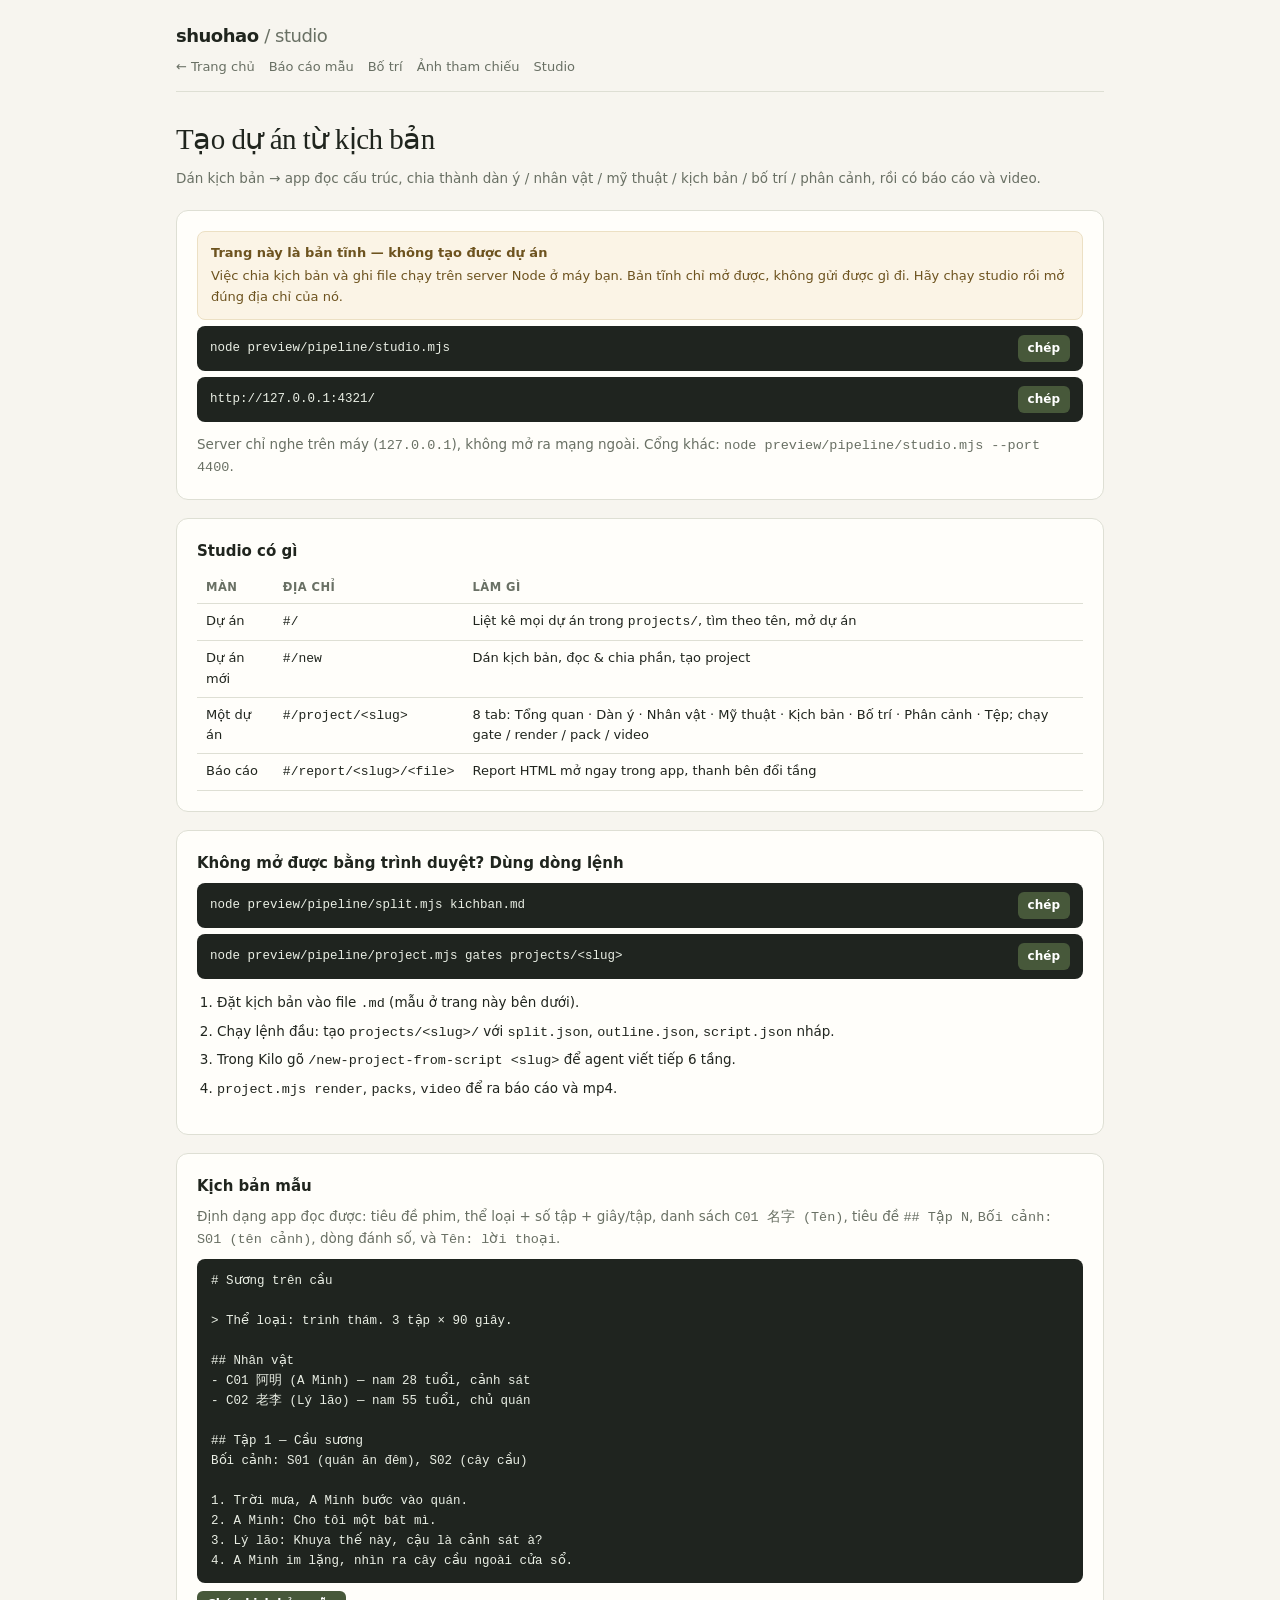
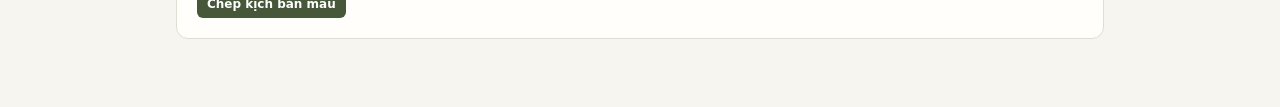
<file: web/studio-static.html>
<!doctype html>
<html lang="vi"><head><meta charset="utf-8"><meta name="viewport" content="width=device-width,initial-scale=1">
<title>Shuohao · Studio (bản tĩnh)</title>
<style>
:root{--bg:#f7f5ef;--ink:#20251e;--muted:#697064;--line:#dedfd4;--accent:#47583a;--card:#fffefa}
*{box-sizing:border-box}
body{margin:0;background:var(--bg);color:var(--ink);font:15px/1.6 system-ui,-apple-system,"Segoe UI",sans-serif}
a{color:inherit}
.wrap{max-width:980px;margin:0 auto;padding:22px 26px 60px}
.brand{font-size:18px;font-weight:750;letter-spacing:-.5px}.brand span{font-weight:400;color:var(--muted)}
nav{display:flex;gap:14px;font-size:13px;color:var(--muted);margin:6px 0 24px;border-bottom:1px solid var(--line);padding-bottom:12px;flex-wrap:wrap}
nav a{text-decoration:none;border-bottom:1px dashed transparent}nav a:hover{border-bottom-color:var(--muted)}
h1{font-family:Georgia,serif;font-weight:500;letter-spacing:-.5px;margin:0 0 6px;font-size:29px}
.sub{color:var(--muted);font-size:13.5px;margin:0 0 20px}
.panel{background:var(--card);border:1px solid var(--line);border-radius:12px;padding:20px;margin-bottom:18px}
.warn{background:#fbf4e6;border:1px solid #ece0c4;color:#6d531f;border-radius:8px;padding:11px 13px;font-size:13px}
.warn b{display:block;margin-bottom:3px}
code,pre{font-family:ui-monospace,Menlo,Consolas,monospace}
pre{background:#1f241f;color:#e9eee4;padding:12px 14px;border-radius:8px;font-size:12.5px;overflow:auto;margin:8px 0}
.cmd{display:flex;justify-content:space-between;align-items:center;gap:10px;background:#1f241f;color:#e9eee4;border-radius:8px;padding:9px 13px;font:12.5px ui-monospace,Menlo,Consolas,monospace;margin:6px 0}
button{border:0;border-radius:6px;padding:5px 10px;font:12px/1.4 system-ui,sans-serif;font-weight:600;cursor:pointer;background:#47583a;color:#fff}
table{border-collapse:collapse;width:100%;font-size:13px}
th,td{text-align:left;padding:7px 9px;border-bottom:1px solid var(--line);vertical-align:top}
th{font-size:11.5px;color:var(--muted);text-transform:uppercase;letter-spacing:.04em;font-weight:600}
.chip{display:inline-block;font-size:11px;border:1px solid var(--line);border-radius:20px;padding:1px 8px;color:var(--muted);background:#fbfbf6;margin-right:4px}
.ok{color:#3d6b4f}
ol{padding-left:20px;font-size:13.5px}ol li{margin:6px 0}
</style></head>
<body><div class="wrap">
<div class="brand">shuohao <span>/ studio</span></div>
<nav><a href="index.html">← Trang chủ</a><a href="report.html">Báo cáo mẫu</a><a href="staging.html">Bố trí</a><a href="character-refs.html">Ảnh tham chiếu</a><a href="studio.html">Studio</a></nav>

<h1>Tạo dự án từ kịch bản</h1>
<p class="sub">Dán kịch bản → app đọc cấu trúc, chia thành dàn ý / nhân vật / mỹ thuật / kịch bản / bố trí / phân cảnh, rồi có báo cáo và video.</p>

<div class="panel">
  <div class="warn"><b>Trang này là bản tĩnh — không tạo được dự án</b>
  Việc chia kịch bản và ghi file chạy trên server Node ở máy bạn. Bản tĩnh chỉ mở được, không gửi được gì đi. Hãy chạy studio rồi mở đúng địa chỉ của nó.</div>
  <div class="cmd"><span>node preview/pipeline/studio.mjs</span><button data-copy="node preview/pipeline/studio.mjs">chép</button></div>
  <div class="cmd"><span>http://127.0.0.1:4321/</span><button data-copy="http://127.0.0.1:4321/">chép</button></div>
  <p class="sub" style="margin:12px 0 0">Server chỉ nghe trên máy (<code>127.0.0.1</code>), không mở ra mạng ngoài. Cổng khác: <code>node preview/pipeline/studio.mjs --port 4400</code>.</p>
</div>

<div class="panel">
  <h2 style="font-family:inherit;font-size:15px;font-weight:700;margin:0 0 8px">Studio có gì</h2>
  <table><thead><tr><th>Màn</th><th>Địa chỉ</th><th>Làm gì</th></tr></thead><tbody>
    <tr><td>Dự án</td><td><code>#/</code></td><td>Liệt kê mọi dự án trong <code>projects/</code>, tìm theo tên, mở dự án</td></tr>
    <tr><td>Dự án mới</td><td><code>#/new</code></td><td>Dán kịch bản, đọc &amp; chia phần, tạo project</td></tr>
    <tr><td>Một dự án</td><td><code>#/project/&lt;slug&gt;</code></td><td>8 tab: Tổng quan · Dàn ý · Nhân vật · Mỹ thuật · Kịch bản · Bố trí · Phân cảnh · Tệp; chạy gate / render / pack / video</td></tr>
    <tr><td>Báo cáo</td><td><code>#/report/&lt;slug&gt;/&lt;file&gt;</code></td><td>Report HTML mở ngay trong app, thanh bên đổi tầng</td></tr>
  </tbody></table>
</div>

<div class="panel">
  <h2 style="font-family:inherit;font-size:15px;font-weight:700;margin:0 0 8px">Không mở được bằng trình duyệt? Dùng dòng lệnh</h2>
  <div class="cmd"><span>node preview/pipeline/split.mjs kichban.md</span><button data-copy="node preview/pipeline/split.mjs kichban.md">chép</button></div>
  <div class="cmd"><span>node preview/pipeline/project.mjs gates projects/&lt;slug&gt;</span><button data-copy="node preview/pipeline/project.mjs gates projects/">chép</button></div>
  <ol>
    <li>Đặt kịch bản vào file <code>.md</code> (mẫu ở trang này bên dưới).</li>
    <li>Chạy lệnh đầu: tạo <code>projects/&lt;slug&gt;/</code> với <code>split.json</code>, <code>outline.json</code>, <code>script.json</code> nháp.</li>
    <li>Trong Kilo gõ <code>/new-project-from-script &lt;slug&gt;</code> để agent viết tiếp 6 tầng.</li>
    <li><code>project.mjs render</code>, <code>packs</code>, <code>video</code> để ra báo cáo và mp4.</li>
  </ol>
</div>

<div class="panel">
  <h2 style="font-family:inherit;font-size:15px;font-weight:700;margin:0 0 8px">Kịch bản mẫu</h2>
  <p class="sub" style="margin:0 0 8px">Định dạng app đọc được: tiêu đề phim, thể loại + số tập + giây/tập, danh sách <code>C01 名字 (Tên)</code>, tiêu đề <code>## Tập N</code>, <code>Bối cảnh: S01 (tên cảnh)</code>, dòng đánh số, và <code>Tên: lời thoại</code>.</p>
  <pre id="demo"># Sương trên cầu

> Thể loại: trinh thám. 3 tập × 90 giây.

## Nhân vật
- C01 阿明 (A Minh) — nam 28 tuổi, cảnh sát
- C02 老李 (Lý lão) — nam 55 tuổi, chủ quán

## Tập 1 — Cầu sương
Bối cảnh: S01 (quán ăn đêm), S02 (cây cầu)

1. Trời mưa, A Minh bước vào quán.
2. A Minh: Cho tôi một bát mì.
3. Lý lão: Khuya thế này, cậu là cảnh sát à?
4. A Minh im lặng, nhìn ra cây cầu ngoài cửa sổ.</pre>
  <button id="copydemo">Chép kịch bản mẫu</button>
</div>
</div>
<script>
document.querySelectorAll('[data-copy]').forEach((b) => {
  b.onclick = async () => {
    const text = b.dataset.copy;
    try { await navigator.clipboard.writeText(text); b.textContent = 'đã chép'; }
    catch { b.textContent = 'chép tay'; }
    setTimeout(() => { b.textContent = 'chép'; }, 1600);
  };
});
document.getElementById('copydemo').onclick = async (e) => {
  const text = document.getElementById('demo').textContent;
  try { await navigator.clipboard.writeText(text); e.target.textContent = 'Đã chép kịch bản mẫu'; }
  catch { e.target.textContent = 'Không chép được — bôi đen để chép'; }
};
</script>
</body></html>
</file>
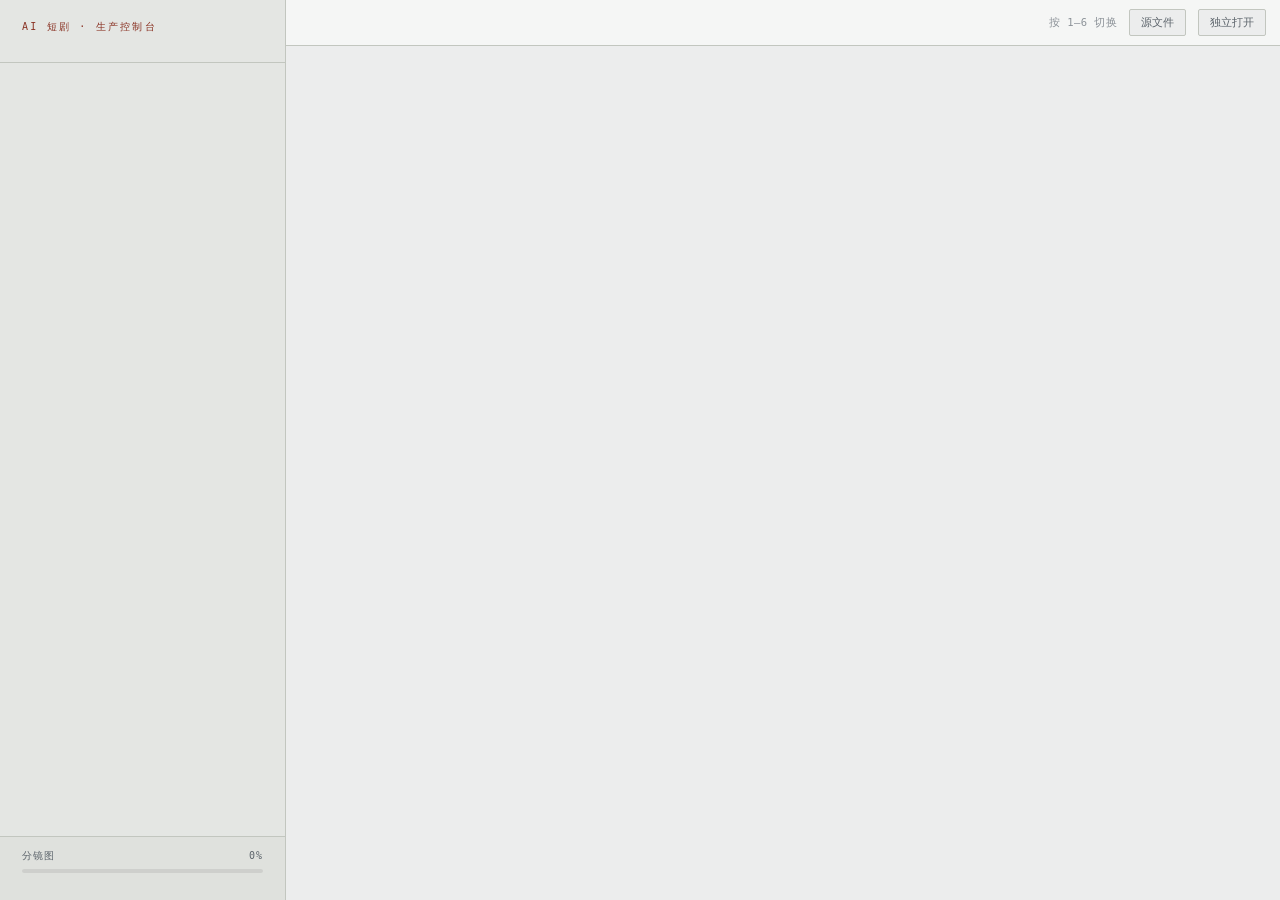
<file: skills/novel-storyboard/assets/panel-template.html>
<!doctype html>
<html lang="zh">
<head>
<meta charset="utf-8">
<meta name="viewport" content="width=device-width,initial-scale=1">
<title>__PANEL_TITLE__</title>
<style>
:root{
  --paper:#eceded; --panel:#f5f6f5; --side:#e4e6e3; --ink:#191d21; --ink-2:#5b636a; --ink-3:#8c9298;
  --rule:#d2d5d0; --rule-2:#c2c6bf; --seal:#8a3324; --seal-2:#c56a4e; --seal-soft:#8a332412; --ok:#3d6b4f;
  --serif:"Songti SC","STSong","Source Han Serif SC","Noto Serif CJK SC",Georgia,serif;
  --sans:"PingFang SC","Hiragino Sans GB","Microsoft YaHei",system-ui,-apple-system,sans-serif;
  --mono:ui-monospace,"SF Mono",Menlo,Consolas,monospace;
  --rail:286px; --bar:46px;
}
*{box-sizing:border-box}
html,body{height:100%;margin:0}
body{background:var(--paper);color:var(--ink);font:14px/1.7 var(--sans);-webkit-font-smoothing:antialiased;overflow:hidden}
h1,h2,h3,h4,p,dl,dd,dt,ol,ul{margin:0;padding:0}
button{font-family:inherit;color:inherit}
a{color:inherit}
.app{display:flex;height:100%}

/* 左栏 */
.rail{width:var(--rail);flex:none;background:var(--side);border-right:1px solid var(--rule-2);display:flex;flex-direction:column;overflow:hidden}
.brand{padding:22px 22px 18px;border-bottom:1px solid var(--rule-2)}
.kicker{font:500 10px/1 var(--mono);letter-spacing:.22em;color:var(--seal)}
.brand h1{font:400 21px/1.32 var(--serif);letter-spacing:.02em;margin-top:11px}
.brand .sub{font-size:11.5px;color:var(--ink-2);margin-top:7px;line-height:1.55}
.brand .meta{display:flex;gap:6px;flex-wrap:wrap;margin-top:12px}
.tag{font:500 10px/1 var(--mono);letter-spacing:.04em;color:var(--ink-2);border:1px solid var(--rule-2);border-radius:2px;padding:4px 6px;background:#00000006}
.nav{flex:1;overflow-y:auto;padding:10px 0 8px}
.nav::-webkit-scrollbar{width:8px}
.nav::-webkit-scrollbar-thumb{background:var(--rule-2);border-radius:9px}
.nav .grp{font:500 9.5px/1 var(--mono);letter-spacing:.2em;color:var(--ink-3);padding:14px 22px 8px}
.item{display:flex;align-items:flex-start;gap:11px;width:100%;background:none;border:0;border-left:2px solid transparent;padding:9px 18px 9px 20px;text-align:left;cursor:pointer;transition:.13s}
.item:hover{background:#ffffff5c}
.item[aria-current="true"]{background:var(--panel);border-left-color:var(--seal)}
.item .no{font:500 10px/1.9 var(--mono);color:var(--ink-3);flex:none;padding-top:1px}
.item[aria-current="true"] .no{color:var(--seal)}
.item .body{flex:1;min-width:0}
.item .nm b{font:400 14.5px/1.5 var(--serif);letter-spacing:.03em}
.item .k{display:block;font-size:11px;color:var(--ink-2);line-height:1.5;margin-top:1px;white-space:nowrap;overflow:hidden;text-overflow:ellipsis}
.item .g{font:500 9.5px/1 var(--mono);color:var(--ok);border:1px solid #3d6b4f55;border-radius:99px;padding:3px 6px;flex:none;background:#3d6b4f0e}
.item .g.wait{color:var(--seal);border-color:#8a332444;background:var(--seal-soft)}
.item .g.mute{color:var(--ink-3);border-color:var(--rule-2);background:#00000006}
.rayfoot{padding:14px 22px 18px;border-top:1px solid var(--rule-2);background:#dfe1dd}
.rayfoot .lab{display:flex;justify-content:space-between;font:500 10px/1 var(--mono);color:var(--ink-2);letter-spacing:.1em}
.bar{height:4px;background:#00000014;border-radius:9px;margin:8px 0 9px;overflow:hidden}
.bar i{display:block;height:100%;background:var(--seal);border-radius:9px;transition:width .5s ease}
.rayfoot .note{font-size:10.5px;color:var(--ink-2);line-height:1.5}

/* 主区 */
.main{flex:1;min-width:0;display:flex;flex-direction:column}
.bar-top{height:var(--bar);flex:none;display:flex;align-items:center;gap:12px;padding:0 14px 0 20px;background:var(--panel);border-bottom:1px solid var(--rule-2)}
.crumb{font-size:12px;color:var(--ink-2);letter-spacing:.02em;white-space:nowrap}
.crumb b{font-weight:500;color:var(--ink)}
.crumb .sep{color:var(--ink-3);margin:0 7px}
.grow{flex:1}
.hint{font:400 10.5px/1 var(--mono);color:var(--ink-3);letter-spacing:.04em;white-space:nowrap}
.btn{display:inline-flex;align-items:center;gap:6px;height:27px;padding:0 11px;border:1px solid var(--rule-2);background:var(--paper);border-radius:2px;font:500 11px/1 var(--sans);color:var(--ink-2);cursor:pointer;text-decoration:none;transition:.14s;white-space:nowrap}
.btn:hover{border-color:var(--seal);color:var(--seal)}
.btn:focus-visible{outline:2px solid var(--seal);outline-offset:1px}
.stage{flex:1;min-height:0;position:relative;background:var(--paper)}
#frame{position:absolute;inset:0;width:100%;height:100%;border:0;background:var(--paper);display:none}
.pane{position:absolute;inset:0;overflow-y:auto;display:none}
.pane.on{display:block}
.pane::-webkit-scrollbar{width:10px}
.pane::-webkit-scrollbar-thumb{background:var(--rule-2);border-radius:9px}

/* 总览 */
.wrap{max-width:1180px;margin:0 auto;padding:30px 34px 70px}
.hero{display:flex;align-items:flex-end;gap:22px;flex-wrap:wrap;border-bottom:2px solid var(--ink);padding-bottom:14px}
.hero h2{font:400 27px/1.15 var(--serif);letter-spacing:.04em}
.hero .lead{font-size:12.5px;color:var(--ink-2);max-width:430px;line-height:1.65;margin-top:8px}
.hero .facts{margin-left:auto;display:flex;flex-wrap:wrap}
.fact{padding:2px 16px;border-left:1px solid var(--rule-2)}
.fact:first-child{border-left:0;padding-left:0}
.fact b{display:block;font:400 22px/1.1 var(--serif);letter-spacing:.02em}
.fact span{font:500 9.5px/1 var(--mono);letter-spacing:.14em;color:var(--ink-3);display:block;margin-top:5px}
.warns{list-style:none;margin-top:16px;border-left:2px solid var(--seal);background:var(--seal-soft);padding:10px 14px}
.warns li{font-size:11.5px;color:var(--ink-2);line-height:1.75;padding-left:14px;position:relative}
.warns li::before{content:"·";position:absolute;left:2px;color:var(--seal);font-weight:700}
.sect{margin-top:30px}
.sect>.h{display:flex;align-items:baseline;gap:10px;margin-bottom:14px}
.sect>.h h3{font:400 16px/1 var(--serif);letter-spacing:.08em}
.sect>.h .n{font:500 9.5px/1 var(--mono);letter-spacing:.16em;color:var(--seal)}
.sect>.h .line{flex:1;height:1px;background:var(--rule)}
.pipe{display:grid;grid-template-columns:repeat(5,1fr);list-style:none;position:relative}
.pipe li{position:relative;padding:0 14px 0 0;cursor:pointer}
.pipe li:focus-visible{outline:2px solid var(--seal);outline-offset:4px}
.pipe .track{height:2px;background:var(--rule-2);position:relative;margin-bottom:14px}
.pipe .track i{position:absolute;inset:0;background:var(--ok);width:100%}
.pipe .track b{position:absolute;right:-1px;top:-3px;width:8px;height:8px;border-radius:50%;background:var(--ok);box-shadow:0 0 0 3px var(--paper)}
.pipe li.off .track i{background:var(--rule-2)}
.pipe li.off .track b{background:var(--rule-2)}
.pipe .stepno{font:500 9.5px/1 var(--mono);letter-spacing:.16em;color:var(--ink-3)}
.pipe h4{font:400 17px/1.4 var(--serif);letter-spacing:.05em;margin-top:4px}
.pipe li:hover h4{color:var(--seal)}
.pipe .file{font:400 10px/1.5 var(--mono);color:var(--ink-3);margin-top:3px;word-break:break-all}
.pipe dl{display:grid;grid-template-columns:auto 1fr;gap:2px 8px;margin-top:10px;font-size:11.5px}
.pipe dt{color:var(--ink-3);white-space:nowrap}
.pipe dd{color:var(--ink);font-variant-numeric:tabular-nums}
.pipe .gate{display:inline-block;margin-top:10px;font:500 9.5px/1 var(--mono);letter-spacing:.06em;color:var(--ok);border:1px solid #3d6b4f55;background:#3d6b4f0e;border-radius:2px;padding:4px 6px}
.pipe .gate.mute{color:var(--ink-3);border-color:var(--rule-2);background:#00000006}
.cols{display:grid;grid-template-columns:1.1fr 1fr;gap:34px;margin-top:30px;align-items:start}
.assets{display:grid;grid-template-columns:repeat(4,1fr);gap:12px;margin-top:12px}
.asset{margin:0;border:1px solid var(--rule-2);background:var(--panel);overflow:hidden;transition:.14s}
.asset:hover{border-color:var(--seal)}
.asset a{display:block;background:#00000008}
.asset img{display:block;width:100%;aspect-ratio:4/3;height:auto;object-fit:cover;object-position:center top}
.asset .ph{display:flex;align-items:center;justify-content:center;aspect-ratio:4/3;height:auto;font:500 10px/1 var(--mono);color:var(--ink-3);background:#00000007}
.asset figcaption{display:flex;align-items:baseline;gap:6px;padding:7px 9px;font-size:11px;color:var(--ink-2);white-space:nowrap;overflow:hidden;text-overflow:ellipsis}
.asset figcaption b{font:500 9.5px/1 var(--mono);color:var(--seal);flex:none}
.sub-h{display:flex;align-items:center;gap:8px;font:500 10px/1 var(--mono);letter-spacing:.14em;color:var(--ink-3);margin-top:20px}
.sub-h i{flex:1;height:1px;background:var(--rule)}
.box{border:1px solid var(--rule-2);background:var(--panel)}
.box .bh{display:flex;align-items:center;gap:10px;padding:11px 14px;border-bottom:1px solid var(--rule);background:#00000005}
.box .bh h4{font:400 13.5px/1 var(--serif);letter-spacing:.06em}
.box .bh .st{margin-left:auto;font:500 9.5px/1 var(--mono);letter-spacing:.08em;color:var(--seal);border:1px solid #8a332444;background:var(--seal-soft);border-radius:2px;padding:4px 6px}
.box .bh .st.ok{color:var(--ok);border-color:#3d6b4f55;background:#3d6b4f0e}
.box .bd{padding:14px}
.pg{display:flex;justify-content:space-between;font:500 11px/1 var(--mono);color:var(--ink-2);margin-bottom:7px}
.pg b{font:400 15px/1 var(--serif);color:var(--ink);letter-spacing:.02em}
.pbar{height:5px;background:#00000014;border-radius:9px;overflow:hidden}
.pbar i{display:block;height:100%;background:var(--seal)}
.milestones{list-style:none;margin-top:14px}
.milestones li{display:flex;gap:9px;font-size:11.5px;color:var(--ink-2);padding:5px 0;border-top:1px dashed var(--rule)}
.milestones li em{font:500 10px/1.7 var(--mono);color:var(--seal);font-style:normal;flex:none}
.files{list-style:none}
.files li{display:flex;align-items:baseline;gap:10px;font-size:11.5px;padding:6px 0;border-top:1px dashed var(--rule)}
.files li:first-child{border-top:0;padding-top:0}
.files li .p{flex:1;min-width:0;font-family:var(--mono);font-size:10.5px;color:var(--ink-2);white-space:nowrap;overflow:hidden;text-overflow:ellipsis}
.files li .p:hover{color:var(--seal)}
.files li .sz{font:500 10px/1 var(--mono);color:var(--ink-3);flex:none}
.files li .miss{font:500 9px/1 var(--mono);color:var(--seal);border:1px solid #8a332444;padding:2px 4px;border-radius:2px;flex:none}

/* 投产包 */
.pkgbar{display:flex;align-items:center;gap:16px;flex-wrap:wrap;margin-bottom:16px}
.pkgbar .t{font:400 16px/1 var(--serif);letter-spacing:.08em}
.pkgbar .s{font:500 10px/1 var(--mono);letter-spacing:.12em;color:var(--ink-3)}
.leg{display:flex;gap:14px;margin-left:auto;font-size:10.5px;color:var(--ink-2)}
.leg i{display:inline-block;width:7px;height:7px;border-radius:50%;margin-right:5px;vertical-align:1px}
.epblk{margin-bottom:22px}
.epblk .eh{display:flex;align-items:center;gap:10px;border-bottom:1px solid var(--rule-2);padding-bottom:7px;margin-bottom:11px}
.epblk .eh h4{font:400 14px/1 var(--serif);letter-spacing:.06em}
.epblk .eh .m{font:500 10px/1 var(--mono);color:var(--ink-3);letter-spacing:.08em}
.epblk .eh .go{margin-left:auto}
.segs{display:grid;grid-template-columns:repeat(auto-fill,minmax(196px,1fr));gap:9px}
.seg{display:block;text-decoration:none;border:1px solid var(--rule-2);background:var(--panel);padding:10px 11px;transition:.14s}
.seg:hover{border-color:var(--seal);background:#fff}
.seg .id{display:flex;align-items:center;gap:7px}
.seg .id b{font:500 12.5px/1 var(--mono);letter-spacing:.02em}
.seg .id .dot{width:6px;height:6px;border-radius:50%;background:var(--seal-2);flex:none}
.seg .id .dot.ok{background:var(--ok)}
.seg .kv{display:flex;gap:10px;margin-top:7px;font:400 10.5px/1 var(--mono);color:var(--ink-2);font-variant-numeric:tabular-nums}
.seg .fs{display:flex;gap:3px;margin-top:9px}
.seg .fs s{display:block;flex:1;height:16px;text-decoration:none;background:#00000010;border:1px dashed var(--rule-2);font:400 8.5px/15px var(--mono);color:var(--ink-3);text-align:center}
.seg .fs s.ok{background:#3d6b4f14;border:1px solid #3d6b4f44;color:var(--ok)}
.seg .fs s.pend{background:#8a332410;border:1px dashed #8a332455;color:var(--seal)}
.empty{font-size:12px;color:var(--ink-3);line-height:1.8}
@media (max-width:1180px){
  :root{--rail:240px}
  .pipe{grid-template-columns:repeat(3,1fr);row-gap:22px}
  .cols{grid-template-columns:1fr}
  .assets{grid-template-columns:repeat(3,1fr)}
}
@media (max-width:760px){
  .assets{grid-template-columns:repeat(2,1fr)}
}
</style>
</head>
<body>
<div class="app">
  <aside class="rail">
    <div class="brand">
      <div class="kicker">AI 短剧 · 生产控制台</div>
      <h1 id="brandTitle"></h1>
      <div class="sub" id="brandSub"></div>
      <div class="meta" id="brandMeta"></div>
    </div>
    <nav class="nav" id="nav" aria-label="生产环节"></nav>
    <div class="rayfoot">
      <div class="lab"><span>分镜图</span><span id="pct">0%</span></div>
      <div class="bar"><i id="barfill" style="width:0"></i></div>
      <div class="note" id="footNote"></div>
    </div>
  </aside>

  <main class="main">
    <header class="bar-top">
      <div class="crumb" id="crumb"></div>
      <div class="grow"></div>
      <span class="hint">按 1–6 切换</span>
      <a class="btn" id="raw" href="#" target="_blank" rel="noopener">源文件</a>
      <a class="btn" id="open" href="#" target="_blank" rel="noopener">独立打开</a>
    </header>
    <div class="stage">
      <iframe id="frame" title="报告视图"></iframe>
      <section class="pane on" id="pane-overview"><div class="wrap" id="ovWrap"></div></section>
      <section class="pane" id="pane-pkg"><div class="wrap" id="pkgWrap"></div></section>
    </div>
  </main>
</div>

<script>
const DATA = /*__PANEL_DATA__*/;

const ORDER = ['overview', ...DATA.layers.map(l => l.key), 'pkg'];
const byKey = Object.fromEntries(DATA.layers.map(l => [l.key, l]));
const esc = s => String(s == null ? '' : s).replace(/[&<>"]/g, c => ({'&':'&amp;','<':'&lt;','>':'&gt;','"':'&quot;'}[c]));
const paneOf = key => key === 'overview' ? 'pane-overview' : key === 'pkg' ? 'pane-pkg' : null;

/* ---- 左栏 ---- */
function buildRail(){
  document.getElementById('brandTitle').innerHTML = esc(DATA.title).replace(/\s*[：:]\s*/, '<br>');
  document.getElementById('brandSub').textContent = DATA.subtitle || '';
  document.getElementById('brandMeta').innerHTML = (DATA.tags || [])
    .map(t => `<span class="tag">${esc(t)}</span>`).join('');

  const nav = document.getElementById('nav');
  let html = '<div class="grp">OVERVIEW</div>' + itemHTML({
    key:'overview', no:'00', name:'总览看板', note:DATA.overviewNote || '全链路状态与待办',
    gate: DATA.total ? (DATA.done === DATA.total ? '完成' : '进行中') : '—',
    tone: !DATA.total ? 'mute' : (DATA.done === DATA.total ? '' : 'wait')
  }) + '<div class="grp">PIPELINE</div>';

  DATA.layers.forEach(l => { html += itemHTML(l); });

  html += '<div class="grp">DELIVERY</div>' + itemHTML({
    key:'pkg', no:'06', name:'投产包',
    note: DATA.total ? `${DATA.segs.length} 段 · ${DATA.done}/${DATA.total} 张图` : '未导出',
    gate: DATA.total ? `${DATA.done}/${DATA.total}` : '缺',
    tone: DATA.done === DATA.total && DATA.total ? '' : (DATA.total ? 'wait' : 'mute')
  });
  nav.innerHTML = html;

  nav.querySelectorAll('[data-view]').forEach(el => {
    el.addEventListener('click', () => show(el.dataset.view));
    el.addEventListener('keydown', e => {
      if(e.key === 'Enter' || e.key === ' '){ e.preventDefault(); show(el.dataset.view); }
    });
  });
}
function itemHTML(l){
  return `<button class="item" data-view="${l.key}">
    <span class="no">${l.no}</span>
    <span class="body"><span class="nm"><b>${esc(l.name)}</b></span><span class="k">${esc(l.note)}</span></span>
    <span class="g ${l.tone || ''}">${esc(l.gate || (l.ok ? '就绪' : '缺'))}</span>
  </button>`;
}

/* ---- 总览 ---- */
function buildOverview(){
  const facts = (DATA.facts || []).map(f =>
    `<div class="fact"><b>${esc(f[0])}</b><span>${esc(f[1])}</span></div>`).join('');

  const steps = DATA.layers.map(l => `
    <li data-view="${l.key}" tabindex="0" role="button" class="${l.ok ? '' : 'off'}">
      <div class="track"><i></i><b></b></div>
      <div class="stepno">${l.no} · ${esc(l.en || '')}</div>
      <h4>${esc(l.name)}</h4>
      <div class="file">${esc(l.file || '—')}</div>
      <dl>${(l.stats || []).map(s => `<dt>${esc(s[0])}</dt><dd>${esc(s[1])}</dd>`).join('')}</dl>
      <span class="gate ${l.ok ? '' : 'mute'}">${esc(l.gate || (l.ok ? '已就绪' : '未生成'))}</span>
    </li>`).join('');

  const full = DATA.total > 0 && DATA.done === DATA.total;
  const milestone = DATA.episodes.length
    ? DATA.episodes.map(e => `<li><em>E${String(e.ep).padStart(2,'0')}</em>${e.segs} 段 ${e.cuts} 切 ${e.seconds.toFixed(1)} 秒 — ${e.missing} 张图待出</li>`).join('')
    : '<li><em>—</em>还没有分镜数据</li>';

  const files = DATA.files.map(f => `<li>
      <a class="p" href="${esc(f.path)}" target="_blank" rel="noopener" title="${esc(f.path)}">${esc(f.path)}</a>
      ${f.exists ? `<span class="sz">${esc(f.size)}</span>` : '<span class="miss">缺</span>'}
    </li>`).join('');

/* ---- 设定资产 ---- */
function assetGrid(list){
  if(!list || !list.length) return '<p class="empty">这一层还没有设定图。</p>';
  return `<div class="assets">${list.map(a => `
    <figure class="asset">
      ${a.file
        ? `<a href="${esc(a.file)}" target="_blank" rel="noopener"><img src="${esc(a.file)}" alt="${esc(a.name)}" loading="lazy"></a>`
        : '<span class="ph">未出图</span>'}
      <figcaption><b>${esc(a.id)}</b>${esc(a.name)}</figcaption>
    </figure>`).join('')}</div>`;
}

function assetsSection(){
  const A = DATA.assets || {};
  const chars = A.characters || [], arts = A.art || [];
  if(!chars.length && !arts.length) return '';
  const got = [...chars, ...arts].filter(a => a.file).length;
  const all = chars.length + arts.length;
  return `<div class="sect">
    <div class="h"><span class="n">ASSETS</span><h3>设定资产</h3><span class="line"></span>
      <span style="font:500 10px/1 var(--mono);color:var(--ink-3);letter-spacing:.08em">${got}/${all}</span></div>
    ${chars.length ? `<div class="sub-h">角色<i></i></div>${assetGrid(chars)}` : ''}
    ${arts.length ? `<div class="sub-h">场景与道具<i></i></div>${assetGrid(arts)}` : ''}
  </div>`;
}

  const warnHTML = (DATA.warnings || []).length
    ? `<ul class="warns">${DATA.warnings.map(w => `<li>${esc(w)}</li>`).join('')}</ul>`
    : '';

  document.getElementById('ovWrap').innerHTML = `
    <div class="hero">
      <div>
        <h2>${esc(DATA.heroTitle || '从一份剧本到一条可下单的流水线')}</h2>
        <p class="lead">${esc(DATA.heroLead || '五个环节串成一条链，上一层的产出就是下一层的输入；每层都有脚本级质量门把关。点任意环节进入它的完整报告。')}</p>
      </div>
      <div class="facts">${facts}</div>
    </div>
    ${warnHTML}

    <div class="sect">
      <div class="h"><span class="n">PIPELINE</span><h3>生产链</h3><span class="line"></span></div>
      <ol class="pipe">${steps}</ol>
    </div>

    <div class="cols">
      <div class="box">
        <div class="bh"><h4>交付进度</h4><span class="st ${full ? 'ok' : ''}">${DATA.total ? (full ? '已齐' : `待补 ${DATA.total - DATA.done} 张`) : '未导出投产包'}</span></div>
        <div class="bd">
          <div class="pg"><span>分镜首帧 / 切点帧</span><b>${DATA.done} / ${DATA.total}</b></div>
          <div class="pbar"><i style="width:${DATA.total ? (DATA.done / DATA.total * 100).toFixed(1) : 0}%"></i></div>
          <ul class="milestones">${milestone}</ul>
        </div>
      </div>
      <div class="box">
        <div class="bh"><h4>产物清单</h4><span class="st">${DATA.files.filter(f => f.exists).length}/${DATA.files.length}</span></div>
        <div class="bd">${DATA.files.length ? `<ul class="files">${files}</ul>` : '<p class="empty">这个目录里没有找到产物。</p>'}</div>
      </div>
    </div>

    ${assetsSection()}`;

  document.querySelectorAll('#ovWrap [data-view]').forEach(el => {
    el.addEventListener('click', () => show(el.dataset.view));
    el.addEventListener('keydown', e => {
      if(e.key === 'Enter' || e.key === ' '){ e.preventDefault(); show(el.dataset.view); }
    });
  });
}

/* ---- 投产包 ---- */
function buildPkg(){
  const host = document.getElementById('pkgWrap');
  if(!DATA.segs.length){
    host.innerHTML = `<div class="pkgbar"><span class="t">投产包</span><span class="s">未导出</span></div>
      <p class="empty">还没有 ${'manifest.json'}。先跑 <code>export</code> 把每段的提示词和分镜图清单导出来，这个页面才会长出卡片。</p>`;
    return;
  }
  const byEp = {};
  DATA.segs.forEach(s => { (byEp[String(s.id).slice(0,3)] ||= []).push(s); });
  let html = `<div class="pkgbar">
      <span class="t">投产包</span>
      <span class="s">MANIFEST · ${DATA.segs.length} SEGMENTS</span>
      <div class="leg">
        <span><i style="background:#8a3324"></i>待出图</span>
        <span><i style="background:#3d6b4f"></i>已出图</span>
      </div>
    </div>
    <p class="empty" style="margin-bottom:20px">每段一个文件夹，内含 prompt.md（视频提示词 + 切点时刻表）与 f1…fN 站位。点卡片打开该段提示词；把图按文件名放进去，进度与配色自动更新。</p>`;

  Object.keys(byEp).forEach(ep => {
    const rows = byEp[ep];
    const secs = rows.reduce((a, r) => a + r.seconds, 0);
    const cuts = rows.reduce((a, r) => a + r.cuts, 0);
    const imgs = rows.reduce((a, r) => a + r.cuts, 0);
    const got = rows.reduce((a, r) => a + r.done, 0);
    html += `<div class="epblk">
      <div class="eh">
        <h4>第 ${Number(ep.slice(1)) || ep} 集</h4>
        <span class="m">${rows.length} 段 · ${cuts} 切 · ${secs.toFixed(1)}s · 图 ${got}/${imgs}</span>
        <a class="btn go" href="${esc(DATA.boardHref || '#')}" target="_blank" rel="noopener">看分镜表</a>
      </div><div class="segs">`;
    rows.forEach(s => {
      const frames = Array.from({length: s.cuts}, (_, i) => {
        const ok = i < s.done;
        return `<s class="${ok ? 'ok' : 'pend'}" title="${esc(s.id)}/f${i+1}.png ${ok ? '已出图' : '待出图'}">f${i+1}</s>`;
      }).join('');
      html += `<a class="seg" href="${esc(s.prompt)}" target="_blank" rel="noopener" title="打开 ${esc(s.id)} 的提示词">
        <div class="id"><span class="dot ${s.done >= s.cuts ? 'ok' : ''}"></span><b>${esc(s.id)}</b></div>
        <div class="kv"><span>${s.seconds.toFixed(1)}s</span><span>${s.cuts} 切</span><span>${(s.seconds / s.cuts).toFixed(1)}s/切</span></div>
        <div class="fs">${frames}</div>
      </a>`;
    });
    html += '</div></div>';
  });
  host.innerHTML = html;
}

/* ---- 切换 ---- */
const frame = document.getElementById('frame');
const crumb = document.getElementById('crumb');
const linkOpen = document.getElementById('open');
const linkRaw = document.getElementById('raw');
let current = 'overview';

function placeholder(text){
  frame.removeAttribute('src');
  frame.srcdoc = `<!doctype html><meta charset="utf-8"><body style="margin:0;height:100vh;display:flex;align-items:center;justify-content:center;background:#eceded;color:#5b636a;font:13px/1.9 'PingFang SC',system-ui,sans-serif"><div style="text-align:center;max-width:420px"><p style="margin:0 0 6px;font-size:15px;color:#191d21">这一层还没有单页报告</p><p style="margin:0">${esc(text)}</p></div></body>`;
}

function show(key, push){
  if(!ORDER.includes(key)) key = 'overview';
  current = key;
  const isOv = key === 'overview', isPkg = key === 'pkg';
  const layer = byKey[key];

  document.querySelectorAll('.item').forEach(el => {
    el.setAttribute('aria-current', String(el.dataset.view === key));
  });
  const name = isOv ? '总览看板' : isPkg ? '投产包' : layer.name;
  crumb.innerHTML = `<b>${esc(DATA.title)}</b><span class="sep">/</span>${esc(name)}`;

  if(isOv || isPkg){
    frame.style.display = 'none';
    document.querySelectorAll('.pane').forEach(p => p.classList.toggle('on', p.id === paneOf(key)));
    linkOpen.href = isPkg ? (DATA.manifestHref || '#') : (DATA.outlineHref || '#');
    linkOpen.textContent = isPkg ? '导出清单' : '独立打开';
    linkRaw.href = isPkg ? (DATA.manifestHref || '#') : (DATA.outlineHref || '#');
  } else {
    document.querySelectorAll('.pane').forEach(p => p.classList.remove('on'));
    frame.style.display = 'block';
    if(layer.href){ frame.removeAttribute('srcdoc'); frame.src = layer.href; }
    else placeholder(`${layer.file || '这一层'} 已经生成，但还没有渲染单页报告。跑一次 render 就会有。`);
    linkOpen.href = layer.href || layer.json;
    linkOpen.textContent = layer.href ? '独立打开' : '看源文件';
    linkRaw.href = layer.json || '#';
  }
  if(push !== false) history.replaceState(null, '', '#' + key);
}

/* ---- 启动 ---- */
buildRail();
buildOverview();
buildPkg();

const pct = DATA.total ? Math.round(DATA.done / DATA.total * 100) : 0;
document.getElementById('pct').textContent = pct + '%';
document.getElementById('barfill').style.width = pct + '%';
document.getElementById('footNote').textContent = DATA.total
  ? (pct === 100 ? `${DATA.total} 张分镜图已全部就位。` : `${DATA.total - DATA.done} 个分镜位还是空的，出图后重新跑一次面板就会更新。`)
  : '还没有投产包。';

window.addEventListener('keydown', e => {
  if(e.metaKey || e.ctrlKey || e.altKey) return;
  const t = e.target.tagName;
  if(t === 'INPUT' || t === 'TEXTAREA') return;
  const n = Number(e.key);
  if(n >= 1 && n <= 6) show(ORDER[n - 1]);
});

show((location.hash || '#overview').slice(1), false);
</script>
</body>
</html>
</file>
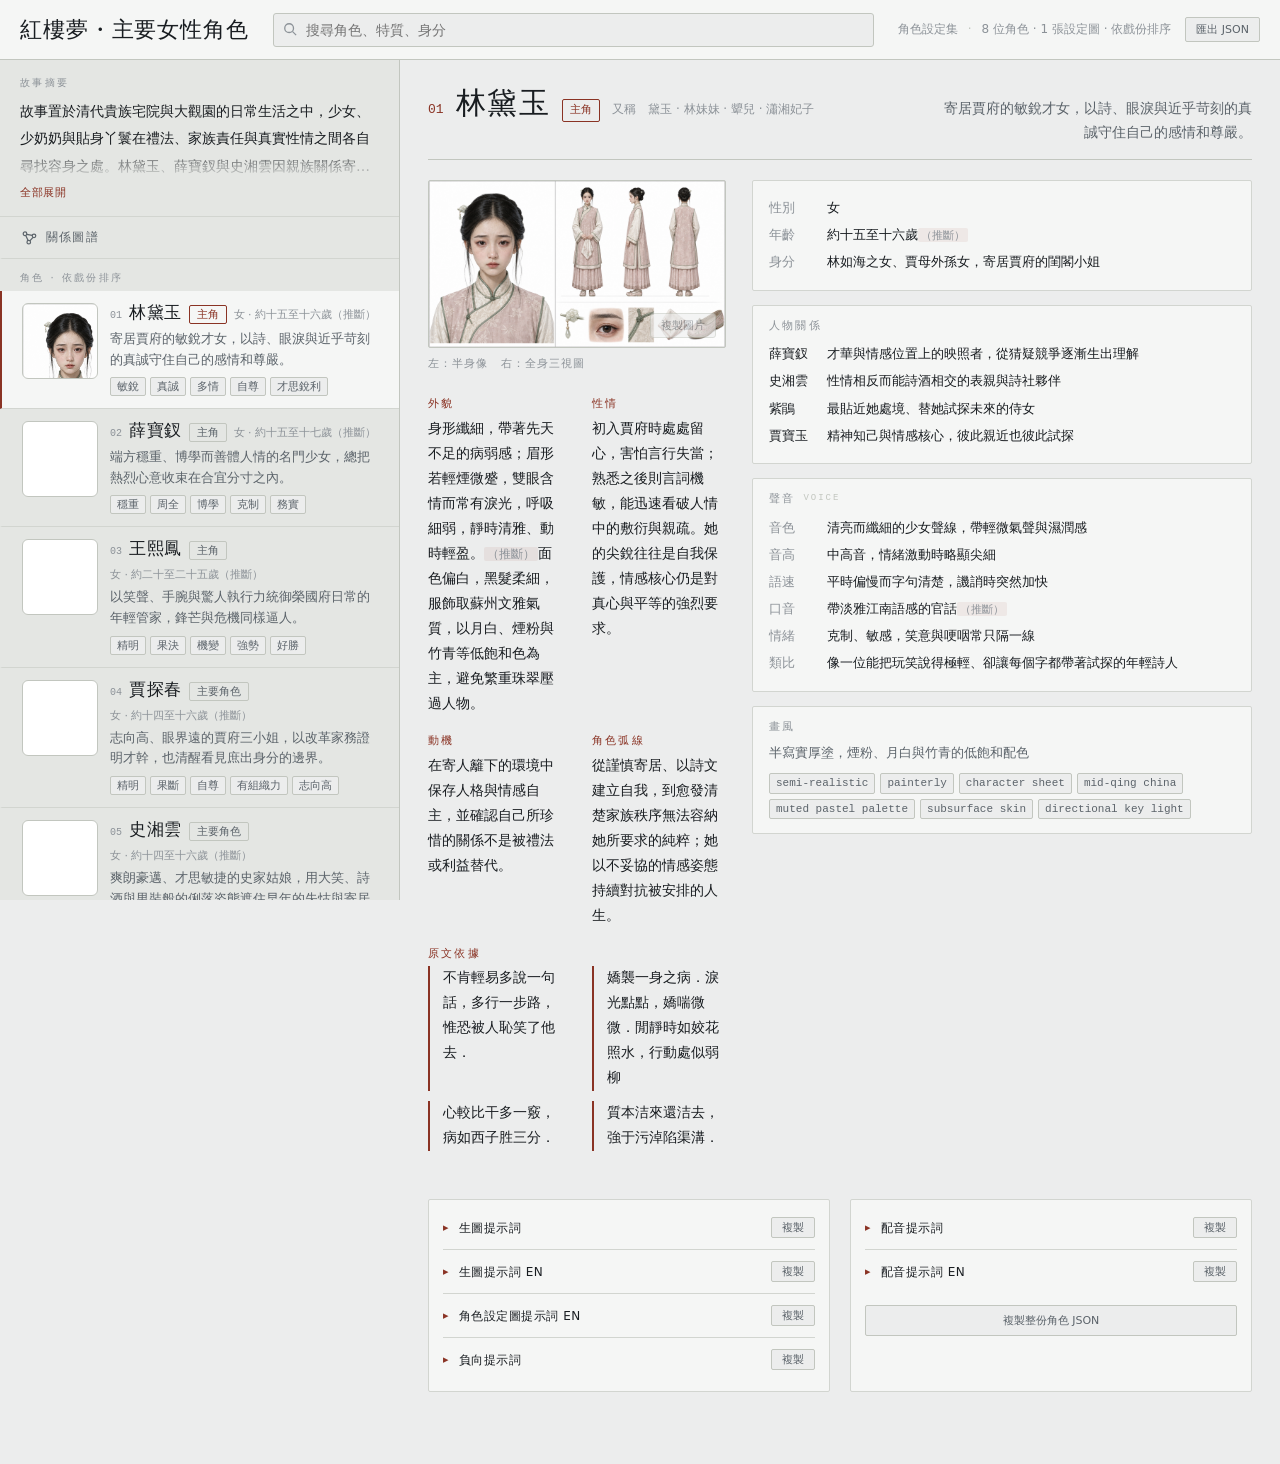
<file: testdata/classic-chinese-novels/紅樓夢-主要女性角色/report.html>
﻿<!doctype html>
<html lang="zh-TW"><head>
<meta charset="utf-8">
<meta name="viewport" content="width=device-width,initial-scale=1">
<title>紅樓夢・主要女性角色 · 角色設定集</title>
<style>
/* 冷灰印張 + 鐵鏽紅印記。紅色只用在與原文有關的地方和當前選中態。 */
:root{
  --paper:#eceded; --panel:#f5f6f5; --side:#e4e6e3; --ink:#191d21; --ink-2:#5b636a; --ink-3:#8c9298;
  --rule:#d2d5d0; --rule-2:#c2c6bf; --seal:#8a3324; --seal-soft:#8a332412;
  --serif:"Songti TC","PMingLiU","Source Han Serif TC","Noto Serif CJK TC",Georgia,"Iowan Old Style",serif;
  --sans:"PingFang TC","Microsoft JhengHei","Noto Sans CJK TC",system-ui,-apple-system,sans-serif;
  --mono:ui-monospace,"SF Mono",Menlo,Consolas,monospace;
  --top:60px; --side-w:400px;
}
*{box-sizing:border-box}
html,body{height:100%}
body{margin:0;background:var(--paper);color:var(--ink);font:14px/1.7 var(--sans);
  -webkit-font-smoothing:antialiased}
h1,h2,h3,h4{margin:0;font-weight:400}
button{font-family:inherit}

/* ---------- 頂欄 ---------- */
.top{position:sticky;top:0;z-index:20;height:var(--top);display:flex;align-items:center;gap:24px;
  padding:0 20px;background:var(--panel);border-bottom:1px solid var(--rule-2)}
.brand{display:flex;align-items:baseline;gap:10px;flex:none}
.brand h1{font:400 22px/1 var(--serif);letter-spacing:.04em}
.brand em{font:italic 12px/1 var(--serif);color:var(--ink-3)}
.search{flex:1;max-width:720px;position:relative}
.search input{width:100%;height:34px;padding:0 12px 0 32px;border:1px solid var(--rule-2);
  border-radius:3px;background:var(--paper);color:var(--ink);font:14px/1 var(--sans);outline:none}
.search input:focus{border-color:var(--seal)}
.search svg{position:absolute;left:10px;top:9px;width:14px;height:14px;stroke:var(--ink-3);fill:none}
.topmeta{margin-left:auto;font-size:12px;color:var(--ink-3);display:flex;align-items:center;
  gap:10px;flex:none}
.topmeta i{font-style:normal;color:var(--rule-2)}
/* 匯出：下載的就是內嵌的那份 cast.json，編輯完能直接喂回 render */
.expo{margin-left:4px;font:500 11px/1 var(--sans);color:var(--ink-2);background:var(--paper);
  border:1px solid var(--rule-2);border-radius:2px;padding:6px 10px;cursor:pointer;transition:.15s}
.expo:hover{border-color:var(--seal);color:var(--seal)}
.expo:focus-visible{outline:2px solid var(--seal);outline-offset:2px}

/* ---------- 骨架 ---------- */
.shell{display:grid;grid-template-columns:var(--side-w) minmax(0,1fr);align-items:start}
@media(max-width:1080px){:root{--side-w:100%}.shell{grid-template-columns:1fr}}

/* ---------- 左欄 ---------- */
.side{position:sticky;top:var(--top);height:calc(100vh - var(--top));overflow-y:auto;
  background:var(--side);border-right:1px solid var(--rule-2)}
@media(max-width:1080px){.side{position:static;height:auto}}
.synopsis{padding:18px 20px;border-bottom:1px solid var(--rule)}
.lbl{font:500 10px/1 var(--sans);letter-spacing:.24em;text-transform:uppercase;color:var(--ink-3)}
.synopsis p{margin:10px 0 0;font:400 14px/1.95 var(--serif)}
/* 摘要預設三行，底部漸隱——左欄第一屏要留給角色列表。點一下展開，之後不再收起 */
.syn-clamp{cursor:pointer}
.syn-clamp p{display:-webkit-box;-webkit-line-clamp:3;-webkit-box-orient:vertical;overflow:hidden;
  -webkit-mask-image:linear-gradient(180deg,#000 58%,transparent);
  mask-image:linear-gradient(180deg,#000 58%,transparent)}
.syn-more{display:none;margin-top:7px;padding:0;background:none;border:0;cursor:pointer;
  font:500 11px/1 var(--sans);letter-spacing:.06em;color:var(--seal)}
.syn-clamp .syn-more{display:block}
.syn-more:hover{text-decoration:underline}
.syn-more:focus-visible{outline:2px solid var(--seal);outline-offset:2px}
.roster-h{padding:14px 20px 8px}
.roster{display:block}
.rost{display:grid;grid-template-columns:76px minmax(0,1fr);gap:12px;width:100%;text-align:left;
  padding:12px 20px;background:none;border:0;border-bottom:1px solid var(--rule);
  border-left:2px solid transparent;cursor:pointer;color:inherit}
.rost:hover{background:#00000006}
.rost.on{background:var(--panel);border-left-color:var(--seal)}
.rost:focus-visible{outline:2px solid var(--seal);outline-offset:-2px}
/* 縮圖 = 設定圖的左欄切片。設定圖固定 16:9、左欄佔約 34%，
   所以把整圖按 1/0.34 ≈ 294% 放大再左上對齊，裁出來正好是半身像。
   比 <img> + object-position 可控：不相依瀏覽器怎麼 cover。 */
.rost-thumb{display:block;width:76px;height:76px;border:1px solid var(--rule-2);border-radius:6px;
  background:#fff no-repeat left top;background-size:294% auto}
.rost-body{min-width:0}
.rost-top{display:flex;align-items:baseline;gap:7px;flex-wrap:wrap}
.rost-n{font:500 10px/1 var(--mono);color:var(--ink-3);font-style:normal}
.rost-name{font:400 17px/1.2 var(--serif);letter-spacing:.03em}
.rost-meta{font-size:11px;color:var(--ink-3)}
.rost-one{display:block;margin-top:5px;font-size:12.5px;line-height:1.65;color:var(--ink-2)}
.rost-chips{display:flex;flex-wrap:wrap;gap:4px;margin-top:7px}
.rost-chips i{font-style:normal;font-size:11px;padding:1px 6px;border:1px solid var(--rule-2);
  border-radius:2px;color:var(--ink-2);background:var(--paper)}
.side-foot{padding:14px 20px 28px;font-size:11px;line-height:1.7;color:var(--ink-3)}
.badge{font-size:11px;padding:1px 7px;border:1px solid var(--rule-2);border-radius:2px;color:var(--ink-2)}
.rost.on .badge,.char-h .badge{border-color:var(--seal);color:var(--seal)}

/* ---------- 主區 ---------- */
.main{padding:26px 28px 72px;min-width:0;max-width:1500px}
.char{display:none}
.char.on{display:block}
.char-h{display:flex;align-items:baseline;gap:12px;flex-wrap:wrap;
  padding-bottom:14px;border-bottom:1px solid var(--rule-2)}
.char-n{font:500 13px/1 var(--mono);color:var(--seal)}
.char-h h2{font:400 clamp(24px,2.4vw,30px)/1.1 var(--serif);letter-spacing:.05em}
.aka{font-size:12px;color:var(--ink-3)}
.char-one{margin-left:auto;font:400 14px/1.7 var(--serif);color:var(--ink-2);text-align:right;max-width:44ch}
@media(max-width:900px){.char-one{margin-left:0;text-align:left}}

.upper{display:grid;grid-template-columns:minmax(0,1fr) 500px;gap:26px;align-items:start;margin-top:20px}
@media(max-width:1240px){.upper{grid-template-columns:1fr}}

/* 設定圖是白底印張 */
.plate-wrap{position:relative;margin:0}
.plate{display:block;width:100%;padding:0;background:#fff;border:1px solid var(--rule-2);
  border-radius:2px;overflow:hidden;cursor:zoom-in}
.plate img{display:block;width:100%;height:auto}
.plate:focus-visible{outline:2px solid var(--seal);outline-offset:2px}
/* 右下角浮在圖上，hover 才明顯——別擋住畫面 */
.copy-img{position:absolute;right:10px;bottom:10px;font:500 11px/1 var(--sans);color:var(--ink-2);
  background:var(--paper);border:1px solid var(--rule-2);border-radius:3px;padding:6px 10px;
  cursor:pointer;opacity:.55;transition:.15s}
.plate-wrap:hover .copy-img{opacity:1}
.copy-img:hover{border-color:var(--seal);color:var(--seal)}
.copy-img:focus-visible{opacity:1;outline:2px solid var(--seal);outline-offset:2px}
.copy-img[data-done]{border-color:var(--seal);color:var(--seal);opacity:1}

/* 彈層 */
.lightbox{position:fixed;inset:0;z-index:50;display:none;place-items:center;
  background:#191d21e6;padding:32px;cursor:zoom-out}
.lightbox.on{display:grid}
.lightbox img{max-width:100%;max-height:100%;background:#fff;border-radius:2px;
  box-shadow:0 8px 40px #0006}
.lightbox-x{position:absolute;top:18px;right:22px;font:500 13px/1 var(--sans);color:#fff;
  background:none;border:1px solid #fff6;border-radius:3px;padding:8px 12px;cursor:pointer}
.lightbox-x:hover{border-color:#fff}
.plate-empty{display:grid;place-items:center;min-height:220px;text-align:center;
  border:1px dashed var(--rule-2);background:var(--panel);color:var(--ink-3);font-size:13px}
.plate-empty em{font-style:normal;font-size:12px;opacity:.8}
.plate-c{margin:7px 0 0;font-size:11px;letter-spacing:.1em;color:var(--ink-3)}

.grid2{display:grid;grid-template-columns:1fr 1fr;gap:0 30px;margin-top:24px}
@media(max-width:700px){.grid2{grid-template-columns:1fr}}
.blk{margin-bottom:20px}
.blk h3{font:500 11px/1 var(--sans);letter-spacing:.2em;color:var(--seal);margin-bottom:7px}
.blk p{margin:0;font-size:13.5px;line-height:1.85}

/* 原文：襯線體，鐵鏽紅邊欄。這裡是書自己在說話 */
.source .quotes{display:grid;grid-template-columns:1fr 1fr;gap:10px 30px}
@media(max-width:700px){.source .quotes{grid-template-columns:1fr}}
.source blockquote{margin:0;padding-left:13px;border-left:2px solid var(--seal);
  font:400 13.5px/1.85 var(--serif)}

/* ---------- 右側資訊卡 ---------- */
.side-cards{display:flex;flex-direction:column;gap:14px}
.card{border:1px solid var(--rule);border-radius:2px;background:var(--panel);padding:14px 16px}
.card h4{font:500 11px/1 var(--sans);letter-spacing:.2em;color:var(--ink-3);margin-bottom:10px;
  display:flex;align-items:center;gap:8px}
.tag-en{font:500 9px/1 var(--mono);letter-spacing:.22em;color:var(--rule-2);font-style:normal}
.card dl{margin:0}
.kv{display:flex;gap:12px;padding:2.5px 0;font-size:13px}
.kv dt{color:var(--ink-3);flex:none;width:46px}
.kv dd{margin:0;min-width:0}
.rel-n{color:var(--ink)!important;width:auto!important;min-width:46px}
.style{margin:0;font-size:12.5px;line-height:1.7;color:var(--ink-2)}
.tags{display:flex;flex-wrap:wrap;gap:5px;margin:10px 0 0;padding:0;list-style:none}
.tags li{font:400 11px/1.5 var(--mono);color:var(--ink-2);border:1px solid var(--rule-2);
  background:var(--paper);border-radius:2px;padding:1px 6px}

/* ---------- 提示詞 ---------- */
.prompts{display:grid;grid-template-columns:1fr 1fr;gap:20px;margin-top:28px}
@media(max-width:900px){.prompts{grid-template-columns:1fr}}
.pgroup{border:1px solid var(--rule);border-radius:2px;background:var(--panel);padding:6px 14px 10px}
.pr{border-bottom:1px solid var(--rule)}
.pgroup .pr:last-of-type{border-bottom:0}
.pr summary{display:flex;align-items:center;gap:10px;padding:11px 0;cursor:pointer;list-style:none;
  font:500 12px/1 var(--sans);letter-spacing:.04em}
.pr summary::-webkit-details-marker{display:none}
.pr summary::before{content:"▸";color:var(--seal);font-size:11px;transition:transform .15s}
.pr[open] summary::before{transform:rotate(90deg)}
.pr summary span{flex:1;min-width:0;overflow:hidden;text-overflow:ellipsis;white-space:nowrap}
.pr p{margin:0 0 12px;padding:11px 12px;background:var(--paper);border:1px solid var(--rule);
  border-radius:2px;font:400 12px/1.75 var(--mono);white-space:pre-wrap;word-break:break-word}
.pgroup-f{padding:12px 0 4px}

.copy{flex:none;font:500 11px/1 var(--sans);color:var(--ink-2);background:var(--paper);
  border:1px solid var(--rule-2);border-radius:2px;padding:4px 10px;cursor:pointer;transition:.15s}
.copy:hover{border-color:var(--seal);color:var(--seal)}
.copy:focus-visible{outline:2px solid var(--seal);outline-offset:2px}
.copy[data-done]{border-color:var(--seal);color:var(--seal)}
.copy.wide{width:100%;padding:9px}

/* ---------- 關係圖譜 ---------- */
/* 佈局在 Node 裡算好寫進 SVG，這裡只管高亮。紅色仍然只給選中態 */
.gtoggle{display:flex;align-items:center;gap:9px;width:100%;padding:13px 20px;text-align:left;
  background:none;border:0;border-bottom:1px solid var(--rule);border-left:2px solid transparent;
  cursor:pointer;color:var(--ink-2);font:500 12px/1 var(--sans);letter-spacing:.1em}
.gtoggle:hover{background:#00000006}
.gtoggle.on{background:var(--panel);border-left-color:var(--seal);color:var(--seal)}
.gtoggle:focus-visible{outline:2px solid var(--seal);outline-offset:-2px}
.gtoggle svg{width:15px;height:15px;flex:none;stroke:currentColor;fill:none;stroke-width:1.3}
.graph{display:none}
.graph.on{display:block}
.main.gmode .char{display:none}
.graph-h{display:flex;align-items:baseline;gap:12px;flex-wrap:wrap;
  padding-bottom:14px;border-bottom:1px solid var(--rule-2)}
.graph-h h2{font:400 clamp(22px,2.2vw,28px)/1.1 var(--serif);letter-spacing:.05em}
.graph-h .hint{margin-left:auto;font-size:12px;color:var(--ink-3)}
.graph-body{display:grid;grid-template-columns:minmax(0,1fr) 360px;gap:26px;
  align-items:start;margin-top:20px}
@media(max-width:1100px){.graph-body{grid-template-columns:1fr}}
.graph-canvas{background:var(--panel);border:1px solid var(--rule);border-radius:2px;padding:10px}
.graph-canvas svg{display:block;width:100%;height:auto}
.graph-empty{margin:0 0 8px;text-align:center;font-size:12.5px;color:var(--ink-3)}
.gedge{fill:none;stroke:var(--rule-2);stroke-width:1.1;transition:.15s}
.gedge.hot{stroke:var(--seal);stroke-width:2}
.gedge.dim{opacity:.15}
.gnode{cursor:pointer;transition:.15s}
.gnode .gdot{fill:var(--paper);stroke:var(--ink-2);stroke-width:1.5}
/* 看不見的命中區：節點本身才十來個畫素，游標很難壓準。
   單獨一個類，免得被下面 .lead / .hot 的規則一起染色 */
.gnode .ghit{fill:none;stroke:none;pointer-events:all}
.gnode text{font:400 13px var(--serif);fill:var(--ink)}
.gnode.lead .gdot{fill:var(--seal);stroke:var(--seal)}
.gnode.hot .gdot{stroke:var(--seal);stroke-width:2.5}
.gnode.hot text{fill:var(--seal)}
.gnode.dim{opacity:.22}
.gnode:focus-visible{outline:2px solid var(--seal)}
/* 弦上的關係文字。預設按邊數決定開不開，懸停的那條永遠顯示。
   paint-order + 同色描邊 = 給字加一圈底襯，壓在弦上也讀得清 */
.glabel{display:none;font:400 9px var(--sans);fill:var(--ink-3);pointer-events:none;
  paint-order:stroke;stroke:var(--panel);stroke-width:3px;stroke-linejoin:round}
.graph.labels .glabel{display:block}
.glabel.dim{opacity:.15}
.glabel.hot{display:block;fill:var(--seal);font-weight:500}
.glabtoggle{font:500 11px/1 var(--sans);color:var(--ink-2);background:var(--paper);
  border:1px solid var(--rule-2);border-radius:2px;padding:4px 10px;cursor:pointer;transition:.15s}
.glabtoggle:hover{border-color:var(--seal);color:var(--seal)}
.glabtoggle.on{border-color:var(--seal);color:var(--seal);background:var(--seal-soft)}
.glabtoggle:focus-visible{outline:2px solid var(--seal);outline-offset:2px}
.grel{border:1px solid var(--rule);border-radius:2px;background:var(--panel)}
.grel h4{font:500 11px/1 var(--sans);letter-spacing:.2em;color:var(--ink-3);padding:14px 16px 11px}
.grel-list{max-height:56vh;overflow-y:auto;border-top:1px solid var(--rule)}
.grow{display:block;width:100%;text-align:left;padding:11px 16px;background:none;border:0;
  border-bottom:1px solid var(--rule);cursor:pointer;color:inherit;transition:.15s}
.grow:last-child{border-bottom:0}
.grow:hover,.grow.hot{background:var(--seal-soft)}
.grow.dim{opacity:.3}
.grow:focus-visible{outline:2px solid var(--seal);outline-offset:-2px}
.grow b{font:400 14px/1.4 var(--serif);letter-spacing:.03em}
.grow i{font-style:normal;color:var(--ink-3);padding:0 6px}
.grow span{display:block;margin-top:4px;font-size:12.5px;line-height:1.65;color:var(--ink-2)}
.grow em{font-style:normal;color:var(--ink-3)}
.grel-foot{margin:0;padding:11px 16px;border-top:1px solid var(--rule);
  font-size:11px;line-height:1.6;color:var(--ink-3)}

/* 簽名：推斷標記 */
.inf{color:var(--ink-3);font-size:.88em;background:var(--seal-soft);padding:0 3px;border-radius:2px}

.nomatch{display:none;padding:20px;font-size:13px;color:var(--ink-3)}
.nomatch.on{display:block}

@media(prefers-reduced-motion:reduce){*{animation:none!important;transition:none!important}}

/* 螢幕上一次一個角色，紙上要完整 */
@media print{
  .top,.side,.copy{display:none!important}
  .shell{display:block}
  .main{padding:0}
  .graph{display:block!important;page-break-after:always}
  .char{display:block!important;page-break-after:always}
  .pr p{display:block!important}
  .pr summary::before{content:""}
  body{background:#fff}
}
</style></head><body>

<header class="top">
  <div class="brand"><h1>紅樓夢・主要女性角色</h1></div>
  <div class="search">
    <svg viewBox="0 0 16 16" aria-hidden="true"><circle cx="7" cy="7" r="5" stroke-width="1.5"/><path d="M11 11l4 4" stroke-width="1.5"/></svg>
    <input id="q" type="search" placeholder="搜尋角色、特質、身分" aria-label="搜尋角色、特質、身分" autocomplete="off">
  </div>
  <div class="topmeta">
    <span>角色設定集</span><i>·</i>
    <span>8 位角色 · 1 張設定圖 · 依戲份排序</span>
    <button class="expo" data-name="紅樓夢・主要女性角色-cast.json">匯出 JSON</button>
  </div>
</header>

<div class="shell">
  <aside class="side">
    <section class="synopsis syn-clamp"><div class="lbl">故事摘要</div><p>故事置於清代貴族宅院與大觀園的日常生活之中，少女、少奶奶與貼身丫鬟在禮法、家族責任與真實性情之間各自尋找容身之處。林黛玉、薛寶釵與史湘雲因親族關係寄居賈府，王熙鳳主持家務，賈探春在家族秩序中展現治理才具，妙玉則以帶髮修行者身分住進園中。晴雯與襲人同為賈寶玉身邊的重要侍女，卻以截然不同的方式面對身分限制。八人的交往、詩社、家務與情感牽引，共同構成一幅繁華而暗含裂痕的女性群像。</p><button class="syn-more">全部展開</button></section>
    <button class="gtoggle" aria-controls="graph">
      <svg viewBox="0 0 16 16" aria-hidden="true"><circle cx="3.2" cy="4" r="1.9"/><circle cx="12.8" cy="6.2" r="1.9"/><circle cx="7.2" cy="13" r="1.9"/><path d="M5 4.6l6 1.2M4 5.9l2.5 5.4M11.7 7.9l-3.3 3.7"/></svg>
      <span>關係圖譜</span>
    </button>
    <div class="roster-h lbl">角色 · 依戲份排序</div>
    <nav class="roster" aria-label="角色索引">
      <button class="rost on" data-target="p-林黛玉" data-hay="林黛玉 黛玉 林妹妹 顰兒 瀟湘妃子 林如海之女、賈母外孫女，寄居賈府的閨閣小姐 女 約十五至十六歲（推斷） 敏銳 真誠 多情 自尊 才思銳利 寄居賈府的敏銳才女，以詩、眼淚與近乎苛刻的真誠守住自己的感情和尊嚴。">
  <span class="rost-thumb" style="background-image:url('images/林黛玉-sheet.png')"></span>
  <span class="rost-body">
    <span class="rost-top">
      <em class="rost-n">01</em>
      <b class="rost-name">林黛玉</b>
      <span class="badge">主角</span>
      <span class="rost-meta">女 · 約十五至十六歲（推斷）</span>
    </span>
    <span class="rost-one">寄居賈府的敏銳才女，以詩、眼淚與近乎苛刻的真誠守住自己的感情和尊嚴。</span>
    <span class="rost-chips"><i>敏銳</i><i>真誠</i><i>多情</i><i>自尊</i><i>才思銳利</i></span>
  </span>
</button>
<button class="rost" data-target="p-薛寶釵" data-hay="薛寶釵 寶釵 寶姐姐 蘅蕪君 寶姑娘 金陵薛家之女，寄居賈府的皇商小姐 女 約十五至十七歲（推斷） 穩重 周全 博學 克制 務實 端方穩重、博學而善體人情的名門少女，總把熱烈心意收束在合宜分寸之內。">
  <span class="rost-thumb"></span>
  <span class="rost-body">
    <span class="rost-top">
      <em class="rost-n">02</em>
      <b class="rost-name">薛寶釵</b>
      <span class="badge">主角</span>
      <span class="rost-meta">女 · 約十五至十七歲（推斷）</span>
    </span>
    <span class="rost-one">端方穩重、博學而善體人情的名門少女，總把熱烈心意收束在合宜分寸之內。</span>
    <span class="rost-chips"><i>穩重</i><i>周全</i><i>博學</i><i>克制</i><i>務實</i></span>
  </span>
</button>
<button class="rost" data-target="p-王熙鳳" data-hay="王熙鳳 鳳姐 鳳姐兒 鳳辣子 璉二奶奶 璉嫂子 賈璉之妻、王夫人內姪女，榮國府實際家務管理者 女 約二十至二十五歲（推斷） 精明 果決 機變 強勢 好勝 以笑聲、手腕與驚人執行力統御榮國府日常的年輕管家，鋒芒與危機同樣逼人。">
  <span class="rost-thumb"></span>
  <span class="rost-body">
    <span class="rost-top">
      <em class="rost-n">03</em>
      <b class="rost-name">王熙鳳</b>
      <span class="badge">主角</span>
      <span class="rost-meta">女 · 約二十至二十五歲（推斷）</span>
    </span>
    <span class="rost-one">以笑聲、手腕與驚人執行力統御榮國府日常的年輕管家，鋒芒與危機同樣逼人。</span>
    <span class="rost-chips"><i>精明</i><i>果決</i><i>機變</i><i>強勢</i><i>好勝</i></span>
  </span>
</button>
<button class="rost" data-target="p-賈探春" data-hay="賈探春 探春 三姑娘 三妹妹 蕉下客 賈政庶女、賈府三小姐，大觀園詩社發起者與家務代理者 女 約十四至十六歲（推斷） 精明 果斷 自尊 有組織力 志向高 志向高、眼界遠的賈府三小姐，以改革家務證明才幹，也清醒看見庶出身分的邊界。">
  <span class="rost-thumb"></span>
  <span class="rost-body">
    <span class="rost-top">
      <em class="rost-n">04</em>
      <b class="rost-name">賈探春</b>
      <span class="badge">主要角色</span>
      <span class="rost-meta">女 · 約十四至十六歲（推斷）</span>
    </span>
    <span class="rost-one">志向高、眼界遠的賈府三小姐，以改革家務證明才幹，也清醒看見庶出身分的邊界。</span>
    <span class="rost-chips"><i>精明</i><i>果斷</i><i>自尊</i><i>有組織力</i><i>志向高</i></span>
  </span>
</button>
<button class="rost" data-target="p-史湘雲" data-hay="史湘雲 史湘云 湘云 史大姑娘 雲兒 枕霞舊友 史家小姐、賈母娘家姪孫女，常來賈府作客的詩社成員 女 約十四至十六歲（推斷） 爽朗 豪邁 直率 活潑 才思敏捷 爽朗豪邁、才思敏捷的史家姑娘，用大笑、詩酒與男裝般的俐落姿態遮住早年的失怙與寄居感。">
  <span class="rost-thumb"></span>
  <span class="rost-body">
    <span class="rost-top">
      <em class="rost-n">05</em>
      <b class="rost-name">史湘雲</b>
      <span class="badge">主要角色</span>
      <span class="rost-meta">女 · 約十四至十六歲（推斷）</span>
    </span>
    <span class="rost-one">爽朗豪邁、才思敏捷的史家姑娘，用大笑、詩酒與男裝般的俐落姿態遮住早年的失怙與寄居感。</span>
    <span class="rost-chips"><i>爽朗</i><i>豪邁</i><i>直率</i><i>活潑</i><i>才思敏捷</i></span>
  </span>
</button>
<button class="rost" data-target="p-妙玉" data-hay="妙玉 妙姑 檻外人 櫳翠庵女尼 蘇州仕宦之女、帶髮修行者，櫳翠庵住持 女 十八歲 孤高 潔癖 博學 敏感 界線分明 出身仕宦而帶髮修行的孤高才女，以潔癖、茶道與距離感維護一個不受侯門支配的自我。">
  <span class="rost-thumb"></span>
  <span class="rost-body">
    <span class="rost-top">
      <em class="rost-n">06</em>
      <b class="rost-name">妙玉</b>
      <span class="badge">主要角色</span>
      <span class="rost-meta">女 · 十八歲</span>
    </span>
    <span class="rost-one">出身仕宦而帶髮修行的孤高才女，以潔癖、茶道與距離感維護一個不受侯門支配的自我。</span>
    <span class="rost-chips"><i>孤高</i><i>潔癖</i><i>博學</i><i>敏感</i><i>界線分明</i></span>
  </span>
</button>
<button class="rost" data-target="p-晴雯" data-hay="晴雯 晴雯兒 晴姑娘 賈寶玉房中的大丫鬟，擅長針線與精細織補 女 約十六至十七歲（推斷） 剛烈 機敏 好強 直率 手藝精湛 容貌出眾、口齒鋒利又手藝高超的丫鬟，以不肯低頭的脾氣反抗身分加諸的屈辱。">
  <span class="rost-thumb"></span>
  <span class="rost-body">
    <span class="rost-top">
      <em class="rost-n">07</em>
      <b class="rost-name">晴雯</b>
      <span class="badge">主要角色</span>
      <span class="rost-meta">女 · 約十六至十七歲（推斷）</span>
    </span>
    <span class="rost-one">容貌出眾、口齒鋒利又手藝高超的丫鬟，以不肯低頭的脾氣反抗身分加諸的屈辱。</span>
    <span class="rost-chips"><i>剛烈</i><i>機敏</i><i>好強</i><i>直率</i><i>手藝精湛</i></span>
  </span>
</button>
<button class="rost" data-target="p-襲人" data-hay="襲人 花襲人 珍珠 襲人姐姐 花大姑娘 原為賈母婢女，後成為賈寶玉身邊最主要的貼身侍女 女 約十七至十九歲（推斷） 溫柔 盡責 務實 耐心 善於規勸 溫柔周全、極盡職責的首席侍女，把情感、前途與秩序全都寄託在照料賈寶玉之上。">
  <span class="rost-thumb"></span>
  <span class="rost-body">
    <span class="rost-top">
      <em class="rost-n">08</em>
      <b class="rost-name">襲人</b>
      <span class="badge">主要角色</span>
      <span class="rost-meta">女 · 約十七至十九歲（推斷）</span>
    </span>
    <span class="rost-one">溫柔周全、極盡職責的首席侍女，把情感、前途與秩序全都寄託在照料賈寶玉之上。</span>
    <span class="rost-chips"><i>溫柔</i><i>盡責</i><i>務實</i><i>耐心</i><i>善於規勸</i></span>
  </span>
</button>
    </nav>
    <p class="nomatch">沒有符合的角色</p>
    <p class="side-foot">標註（推斷）的條目為原文未明寫、依據原文推演而來。</p>
  </aside>

  <main class="main">
    <section class="graph" id="graph">
  <header class="graph-h">
    <h2>關係圖譜</h2>
    <span class="badge">8 位角色 · 16 組關係</span>
    <button class="glabtoggle" aria-pressed="false">關係文字</button>
    <span class="hint">懸停看關係，點選進角色</span>
  </header>
  <div class="graph-body">
    <div class="graph-canvas">
      <svg viewBox="0 0 524 524" role="img" aria-label="關係圖譜">
        <g class="gedges"><path class="gedge" data-a="林黛玉" data-b="薛寶釵" d="M262 110 Q280.8 216.6 369.5 154.5"></path><path class="gedge" data-a="史湘雲" data-b="林黛玉" d="M262 414 Q262 262 262 110"></path><path class="gedge" data-a="史湘雲" data-b="薛寶釵" d="M262 414 Q280.8 269.8 369.5 154.5"></path><path class="gedge" data-a="薛寶釵" data-b="襲人" d="M369.5 154.5 Q262 224.4 154.5 154.5"></path><path class="gedge" data-a="王熙鳳" data-b="賈探春" d="M414 262 Q307.4 280.8 369.5 369.5"></path><path class="gedge" data-a="林黛玉" data-b="王熙鳳" d="M262 110 Q288.6 235.4 414 262"></path><path class="gedge" data-a="王熙鳳" data-b="薛寶釵" d="M414 262 Q307.4 243.2 369.5 154.5"></path><path class="gedge" data-a="薛寶釵" data-b="賈探春" d="M369.5 154.5 Q299.6 262 369.5 369.5"></path><path class="gedge" data-a="林黛玉" data-b="賈探春" d="M262 110 Q280.8 254.2 369.5 369.5"></path><path class="gedge" data-a="史湘雲" data-b="賈探春" d="M262 414 Q280.8 307.4 369.5 369.5"></path><path class="gedge" data-a="妙玉" data-b="林黛玉" d="M154.5 369.5 Q243.2 254.2 262 110"></path><path class="gedge" data-a="妙玉" data-b="薛寶釵" d="M154.5 369.5 Q262 262 369.5 154.5"></path><path class="gedge" data-a="晴雯" data-b="襲人" d="M110 262 Q216.6 243.2 154.5 154.5"></path><path class="gedge" data-a="晴雯" data-b="林黛玉" d="M110 262 Q235.4 235.4 262 110"></path><path class="gedge" data-a="晴雯" data-b="王熙鳳" d="M110 262 Q262 262 414 262"></path><path class="gedge" data-a="王熙鳳" data-b="襲人" d="M414 262 Q269.8 243.2 154.5 154.5"></path></g>
        <g class="gnodes"><g class="gnode lead" data-node="林黛玉" data-target="p-林黛玉" tabindex="0" role="button" aria-label="林黛玉">
  <circle class="ghit" cx="262" cy="110" r="24"></circle>
  <circle class="gdot" cx="262" cy="110" r="11"></circle>
  <text x="262" y="89" text-anchor="middle">林黛玉</text>
</g><g class="gnode lead" data-node="薛寶釵" data-target="p-薛寶釵" tabindex="0" role="button" aria-label="薛寶釵">
  <circle class="ghit" cx="369.5" cy="154.5" r="24"></circle>
  <circle class="gdot" cx="369.5" cy="154.5" r="11"></circle>
  <text x="380.1" y="148.4" text-anchor="start">薛寶釵</text>
</g><g class="gnode lead" data-node="王熙鳳" data-target="p-王熙鳳" tabindex="0" role="button" aria-label="王熙鳳">
  <circle class="ghit" cx="414" cy="262" r="24"></circle>
  <circle class="gdot" cx="414" cy="262" r="11"></circle>
  <text x="429" y="266.5" text-anchor="start">王熙鳳</text>
</g><g class="gnode" data-node="賈探春" data-target="p-賈探春" tabindex="0" role="button" aria-label="賈探春">
  <circle class="ghit" cx="369.5" cy="369.5" r="24"></circle>
  <circle class="gdot" cx="369.5" cy="369.5" r="9"></circle>
  <text x="380.1" y="384.6" text-anchor="start">賈探春</text>
</g><g class="gnode" data-node="史湘雲" data-target="p-史湘雲" tabindex="0" role="button" aria-label="史湘雲">
  <circle class="ghit" cx="262" cy="414" r="24"></circle>
  <circle class="gdot" cx="262" cy="414" r="9"></circle>
  <text x="262" y="443" text-anchor="middle">史湘雲</text>
</g><g class="gnode" data-node="妙玉" data-target="p-妙玉" tabindex="0" role="button" aria-label="妙玉">
  <circle class="ghit" cx="154.5" cy="369.5" r="24"></circle>
  <circle class="gdot" cx="154.5" cy="369.5" r="9"></circle>
  <text x="143.9" y="384.6" text-anchor="end">妙玉</text>
</g><g class="gnode" data-node="晴雯" data-target="p-晴雯" tabindex="0" role="button" aria-label="晴雯">
  <circle class="ghit" cx="110" cy="262" r="24"></circle>
  <circle class="gdot" cx="110" cy="262" r="9"></circle>
  <text x="95" y="266.5" text-anchor="end">晴雯</text>
</g><g class="gnode" data-node="襲人" data-target="p-襲人" tabindex="0" role="button" aria-label="襲人">
  <circle class="ghit" cx="154.5" cy="154.5" r="24"></circle>
  <circle class="gdot" cx="154.5" cy="154.5" r="9"></circle>
  <text x="143.9" y="148.4" text-anchor="end">襲人</text>
</g></g>
        <g class="glabels"><text class="glabel" data-a="林黛玉" data-b="薛寶釵" x="284.6" y="164.9" text-anchor="middle" dominant-baseline="middle">才學相當的情…<title>林黛玉 · 才華與情感位置上的映照者，從猜疑競爭逐漸生出理解
薛寶釵 · 才學相當的情感映照者，後來以坦誠化解猜疑</title></text><text class="glabel" data-a="史湘雲" data-b="林黛玉" x="262" y="262" text-anchor="middle" dominant-baseline="middle">互相打趣又共…<title>林黛玉 · 性情相反而能詩酒相交的表親與詩社夥伴
史湘雲 · 互相打趣又共享詩才的表姊妹</title></text><text class="glabel" data-a="史湘雲" data-b="薛寶釵" x="314.7" y="241.3" text-anchor="middle" dominant-baseline="middle">照顧周全的表…<title>薛寶釵 · 照顧周全的表姊與詩社夥伴
史湘雲 · 受到照顧與資助的親近表姊</title></text><text class="glabel" data-a="薛寶釵" data-b="襲人" x="292.1" y="186.7" text-anchor="middle" dominant-baseline="middle">務實觀念相近…<title>薛寶釵 · 務實觀念相近、彼此信任的內宅同盟
襲人 · 價值觀相近、能談論寶玉前途的小姐</title></text><text class="glabel" data-a="王熙鳳" data-b="賈探春" x="349.6" y="298.3" text-anchor="middle" dominant-baseline="middle">欣賞其才幹，…<title>王熙鳳 · 欣賞其才幹，也視為少數能理解家務難處的人
賈探春 · 管理才幹上的前輩與映照，彼此理解家務壓力</title></text><text class="glabel" data-a="林黛玉" data-b="王熙鳳" x="336.5" y="230" text-anchor="middle" dominant-baseline="middle">以機敏玩笑接…<title>王熙鳳 · 以機敏玩笑接待並照顧的表妹</title></text><text class="glabel" data-a="王熙鳳" data-b="薛寶釵" x="359.1" y="239.4" text-anchor="middle" dominant-baseline="middle">同屬家族核心…<title>王熙鳳 · 同屬家族核心女性，處事方式一張一弛</title></text><text class="glabel" data-a="薛寶釵" data-b="賈探春" x="334.5" y="262" text-anchor="middle" dominant-baseline="middle">共同代理家務…<title>賈探春 · 共同代理家務的務實夥伴</title></text><text class="glabel" data-a="林黛玉" data-b="賈探春" x="314.7" y="282.7" text-anchor="middle" dominant-baseline="middle">詩社夥伴，互…<title>賈探春 · 詩社夥伴，互以別號與詩才相激</title></text><text class="glabel" data-a="史湘雲" data-b="賈探春" x="284.6" y="359.1" text-anchor="middle" dominant-baseline="middle">詩社中意氣相…<title>史湘雲 · 詩社中意氣相投的組織者與夥伴</title></text><text class="glabel" data-a="妙玉" data-b="林黛玉" x="225.7" y="247" text-anchor="middle" dominant-baseline="middle">同具蘇州文化…<title>妙玉 · 同具蘇州文化氣質、能共品茶水的才女</title></text><text class="glabel" data-a="妙玉" data-b="薛寶釵" x="292.1" y="231.9" text-anchor="middle" dominant-baseline="middle">被她私下以珍…<title>妙玉 · 被她私下以珍器款待的客人</title></text><text class="glabel" data-a="晴雯" data-b="襲人" x="164.9" y="239.4" text-anchor="middle" dominant-baseline="middle">能力相當而處…<title>晴雯 · 同在怡紅院、處世路線完全相反的首席侍女
襲人 · 能力相當而處世策略相反的同僚</title></text><text class="glabel" data-a="晴雯" data-b="林黛玉" x="210.7" y="210.7" text-anchor="middle" dominant-baseline="middle">容貌氣質被旁…<title>晴雯 · 容貌氣質被旁人拿來相比，皆具敏感與鋒芒</title></text><text class="glabel" data-a="晴雯" data-b="王熙鳳" x="304.6" y="262" text-anchor="middle" dominant-baseline="middle">曾由其確認為…<title>晴雯 · 曾由其確認為丫鬟中容貌最佳者</title></text><text class="glabel" data-a="王熙鳳" data-b="襲人" x="313.9" y="239.4" text-anchor="middle" dominant-baseline="middle">內宅權力體系…<title>襲人 · 內宅權力體系中必須配合的管理者</title></text></g>
      </svg>
      
    </div>
    <aside class="grel">
      <h4>全部關係</h4>
      <div class="grel-list"><button class="grow" data-a="林黛玉" data-b="薛寶釵" data-target="p-林黛玉">
  <b>林黛玉</b><i>—</i><b>薛寶釵</b>
  <span><em>林黛玉</em> 才華與情感位置上的映照者，從猜疑競爭逐漸生出理解</span><span><em>薛寶釵</em> 才學相當的情感映照者，後來以坦誠化解猜疑</span>
</button><button class="grow" data-a="史湘雲" data-b="林黛玉" data-target="p-史湘雲">
  <b>史湘雲</b><i>—</i><b>林黛玉</b>
  <span><em>林黛玉</em> 性情相反而能詩酒相交的表親與詩社夥伴</span><span><em>史湘雲</em> 互相打趣又共享詩才的表姊妹</span>
</button><button class="grow" data-a="史湘雲" data-b="薛寶釵" data-target="p-史湘雲">
  <b>史湘雲</b><i>—</i><b>薛寶釵</b>
  <span><em>薛寶釵</em> 照顧周全的表姊與詩社夥伴</span><span><em>史湘雲</em> 受到照顧與資助的親近表姊</span>
</button><button class="grow" data-a="薛寶釵" data-b="襲人" data-target="p-薛寶釵">
  <b>薛寶釵</b><i>—</i><b>襲人</b>
  <span><em>薛寶釵</em> 務實觀念相近、彼此信任的內宅同盟</span><span><em>襲人</em> 價值觀相近、能談論寶玉前途的小姐</span>
</button><button class="grow" data-a="王熙鳳" data-b="賈探春" data-target="p-王熙鳳">
  <b>王熙鳳</b><i>—</i><b>賈探春</b>
  <span><em>王熙鳳</em> 欣賞其才幹，也視為少數能理解家務難處的人</span><span><em>賈探春</em> 管理才幹上的前輩與映照，彼此理解家務壓力</span>
</button><button class="grow" data-a="林黛玉" data-b="王熙鳳" data-target="p-林黛玉">
  <b>林黛玉</b><i>—</i><b>王熙鳳</b>
  <span><em>王熙鳳</em> 以機敏玩笑接待並照顧的表妹</span>
</button><button class="grow" data-a="王熙鳳" data-b="薛寶釵" data-target="p-王熙鳳">
  <b>王熙鳳</b><i>—</i><b>薛寶釵</b>
  <span><em>王熙鳳</em> 同屬家族核心女性，處事方式一張一弛</span>
</button><button class="grow" data-a="薛寶釵" data-b="賈探春" data-target="p-薛寶釵">
  <b>薛寶釵</b><i>—</i><b>賈探春</b>
  <span><em>賈探春</em> 共同代理家務的務實夥伴</span>
</button><button class="grow" data-a="林黛玉" data-b="賈探春" data-target="p-林黛玉">
  <b>林黛玉</b><i>—</i><b>賈探春</b>
  <span><em>賈探春</em> 詩社夥伴，互以別號與詩才相激</span>
</button><button class="grow" data-a="史湘雲" data-b="賈探春" data-target="p-史湘雲">
  <b>史湘雲</b><i>—</i><b>賈探春</b>
  <span><em>史湘雲</em> 詩社中意氣相投的組織者與夥伴</span>
</button><button class="grow" data-a="妙玉" data-b="林黛玉" data-target="p-妙玉">
  <b>妙玉</b><i>—</i><b>林黛玉</b>
  <span><em>妙玉</em> 同具蘇州文化氣質、能共品茶水的才女</span>
</button><button class="grow" data-a="妙玉" data-b="薛寶釵" data-target="p-妙玉">
  <b>妙玉</b><i>—</i><b>薛寶釵</b>
  <span><em>妙玉</em> 被她私下以珍器款待的客人</span>
</button><button class="grow" data-a="晴雯" data-b="襲人" data-target="p-晴雯">
  <b>晴雯</b><i>—</i><b>襲人</b>
  <span><em>晴雯</em> 同在怡紅院、處世路線完全相反的首席侍女</span><span><em>襲人</em> 能力相當而處世策略相反的同僚</span>
</button><button class="grow" data-a="晴雯" data-b="林黛玉" data-target="p-晴雯">
  <b>晴雯</b><i>—</i><b>林黛玉</b>
  <span><em>晴雯</em> 容貌氣質被旁人拿來相比，皆具敏感與鋒芒</span>
</button><button class="grow" data-a="晴雯" data-b="王熙鳳" data-target="p-晴雯">
  <b>晴雯</b><i>—</i><b>王熙鳳</b>
  <span><em>晴雯</em> 曾由其確認為丫鬟中容貌最佳者</span>
</button><button class="grow" data-a="王熙鳳" data-b="襲人" data-target="p-王熙鳳">
  <b>王熙鳳</b><i>—</i><b>襲人</b>
  <span><em>襲人</em> 內宅權力體系中必須配合的管理者</span>
</button></div>
      <p class="grel-foot">另有 10 條關係指向沒做畫像的角色，圖裡不畫</p>
    </aside>
  </div>
</section>
    <article class="char on" id="p-林黛玉">
  <header class="char-h">
    <span class="char-n">01</span>
    <h2>林黛玉</h2>
    <span class="badge">主角</span>
    <span class="aka">又稱　黛玉 · 林妹妹 · 顰兒 · 瀟湘妃子</span>
    <span class="char-one">寄居賈府的敏銳才女，以詩、眼淚與近乎苛刻的真誠守住自己的感情和尊嚴。</span>
  </header>

  <div class="upper">
    <div class="stage">
      <figure class="plate-wrap">
         <button class="plate zoom" data-src="images/林黛玉-sheet.png" aria-label="放大檢視">
           <img src="images/林黛玉-sheet.png" alt="林黛玉 左：半身像　右：全身三視圖" loading="lazy">
         </button>
         <button class="copy-img" data-img="images/林黛玉-sheet.png" title="複製圖片">複製圖片</button>
       </figure>
       <p class="plate-c">左：半身像　右：全身三視圖</p>

      <div class="grid2">
        <section class="blk"><h3>外貌</h3><p>身形纖細，帶著先天不足的病弱感；眉形若輕煙微蹙，雙眼含情而常有淚光，呼吸細弱，靜時清雅、動時輕盈。<span class="inf">（推斷）</span>面色偏白，黑髮柔細，服飾取蘇州文雅氣質，以月白、煙粉與竹青等低飽和色為主，避免繁重珠翠壓過人物。</p></section>
        <section class="blk"><h3>性情</h3><p>初入賈府時處處留心，害怕言行失當；熟悉之後則言詞機敏，能迅速看破人情中的敷衍與親疏。她的尖銳往往是自我保護，情感核心仍是對真心與平等的強烈要求。</p></section>
        <section class="blk"><h3>動機</h3><p>在寄人籬下的環境中保存人格與情感自主，並確認自己所珍惜的關係不是被禮法或利益替代。</p></section>
        <section class="blk"><h3>角色弧線</h3><p>從謹慎寄居、以詩文建立自我，到愈發清楚家族秩序無法容納她所要求的純粹；她以不妥協的情感姿態持續對抗被安排的人生。</p></section>
      </div>

      <section class="blk source"><h3>原文依據</h3>
               <div class="quotes"><blockquote>不肯輕易多說一句話，多行一步路，惟恐被人恥笑了他去．</blockquote><blockquote>嬌襲一身之病．淚光點點，嬌喘微微．閒靜時如姣花照水，行動處似弱柳</blockquote><blockquote>心較比干多一竅，病如西子胜三分．</blockquote><blockquote>質本洁來還洁去，強于污淖陷渠溝．</blockquote></div>
             </section>
    </div>

    <aside class="side-cards">
      <div class="card">
        <dl><div class="kv"><dt>性別</dt><dd>女</dd></div><div class="kv"><dt>年齡</dt><dd>約十五至十六歲<span class="inf">（推斷）</span></dd></div><div class="kv"><dt>身分</dt><dd>林如海之女、賈母外孫女，寄居賈府的閨閣小姐</dd></div></dl>
      </div>

      <div class="card"><h4>人物關係</h4>
               <dl><div class="kv"><dt class="rel-n">薛寶釵</dt><dd>才華與情感位置上的映照者，從猜疑競爭逐漸生出理解</dd></div><div class="kv"><dt class="rel-n">史湘雲</dt><dd>性情相反而能詩酒相交的表親與詩社夥伴</dd></div><div class="kv"><dt class="rel-n">紫鵑</dt><dd>最貼近她處境、替她試探未來的侍女</dd></div><div class="kv"><dt class="rel-n">賈寶玉</dt><dd>精神知己與情感核心，彼此親近也彼此試探</dd></div></dl>
             </div>

      <div class="card">
        <h4>聲音<i class="tag-en">VOICE</i></h4>
        <dl><div class="kv"><dt>音色</dt><dd>清亮而纖細的少女聲線，帶輕微氣聲與濕潤感</dd></div><div class="kv"><dt>音高</dt><dd>中高音，情緒激動時略顯尖細</dd></div><div class="kv"><dt>語速</dt><dd>平時偏慢而字句清楚，譏誚時突然加快</dd></div><div class="kv"><dt>口音</dt><dd>帶淡雅江南語感的官話<span class="inf">（推斷）</span></dd></div><div class="kv"><dt>情緒</dt><dd>克制、敏感，笑意與哽咽常只隔一線</dd></div><div class="kv"><dt>類比</dt><dd>像一位能把玩笑說得極輕、卻讓每個字都帶著試探的年輕詩人</dd></div></dl>
      </div>

      <div class="card">
        <h4>畫風</h4>
        <p class="style">半寫實厚塗，煙粉、月白與竹青的低飽和配色</p>
        <ul class="tags"><li>semi-realistic</li><li>painterly</li><li>character sheet</li><li>mid-qing china</li><li>muted pastel palette</li><li>subsurface skin</li><li>directional key light</li></ul>
      </div>
    </aside>
  </div>

  <div class="prompts">
    <div class="pgroup">
      <details class="pr">
  <summary><span>生圖提示詞</span><button class="copy" data-copy="半寫實人物插畫：出身蘇州、寄居十八世紀清代京城貴族宅院的十五歲漢族少女。身形纖細，窄鵝蛋臉，煙眉微蹙，深色杏眼含著濕潤淚光，鼻樑纖直，唇色淡，肩膀柔弱而姿態內斂。中分黑髮梳成克制的古典髮髻，以小型白玉簪固定，兩側留柔細鬢髮。穿月白與煙粉色層疊絲衣，竹青滾邊，暗織花紋，窄袖、柔軟褶裙，手持素色絲帕。皮膚保留毛孔與自然膚色變化，眼睛有濕潤高光，眉眼略不對稱，髮際線有碎髮；絲料有織紋、重量與褶皺自陰影。四分之三半身視角，中性背景，左上柔和方向主光與冷調補光，淺景深，面部最清晰。">複製</button></summary>
  <p>半寫實人物插畫：出身蘇州、寄居十八世紀清代京城貴族宅院的十五歲漢族少女。身形纖細，窄鵝蛋臉，煙眉微蹙，深色杏眼含著濕潤淚光，鼻樑纖直，唇色淡，肩膀柔弱而姿態內斂。中分黑髮梳成克制的古典髮髻，以小型白玉簪固定，兩側留柔細鬢髮。穿月白與煙粉色層疊絲衣，竹青滾邊，暗織花紋，窄袖、柔軟褶裙，手持素色絲帕。皮膚保留毛孔與自然膚色變化，眼睛有濕潤高光，眉眼略不對稱，髮際線有碎髮；絲料有織紋、重量與褶皺自陰影。四分之三半身視角，中性背景，左上柔和方向主光與冷調補光，淺景深，面部最清晰。</p>
</details>
      <details class="pr">
  <summary><span>生圖提示詞 EN</span><button class="copy" data-copy="Semi-realistic character illustration of a slender fifteen-year-old Han Chinese aristocratic girl from Suzhou living in an elite mid-Qing-dynasty household in 18th-century Beijing. Delicate narrow oval face, softly arched smoke-like brows with a slight worried pinch, large dark almond eyes with a moist reflective gaze, fine straight nose, small pale lips, translucent fair complexion, fragile shoulders and a quiet inward posture. Centre-parted glossy black hair in a restrained period updo with a small white-jade hairpin and two soft side locks. She wears layered pale moon-white and muted dusty-pink silk robes with bamboo-green piping, subtle woven blossom motifs, narrow sleeves, a soft pleated skirt and a plain silk handkerchief. Skin with visible pores and uneven tone, faint capillaries at the nostrils and ear rims, subtle subsurface scattering; eyes with a wet specular highlight, moist lower lid, visible iris fibres and a limbal ring; eyelids and eyebrows slightly asymmetric; individual flyaway hairs break the silhouette. Fabric has visible weave, real weight and self-shadowing folds. Three-quarter waist-up view, plain neutral background, soft directional key light from the upper left with cool fill, shallow depth of field, face in sharpest focus. Semi-realistic painterly rendering with soft blended edges and visible brush texture, anatomically grounded.">複製</button></summary>
  <p>Semi-realistic character illustration of a slender fifteen-year-old Han Chinese aristocratic girl from Suzhou living in an elite mid-Qing-dynasty household in 18th-century Beijing. Delicate narrow oval face, softly arched smoke-like brows with a slight worried pinch, large dark almond eyes with a moist reflective gaze, fine straight nose, small pale lips, translucent fair complexion, fragile shoulders and a quiet inward posture. Centre-parted glossy black hair in a restrained period updo with a small white-jade hairpin and two soft side locks. She wears layered pale moon-white and muted dusty-pink silk robes with bamboo-green piping, subtle woven blossom motifs, narrow sleeves, a soft pleated skirt and a plain silk handkerchief. Skin with visible pores and uneven tone, faint capillaries at the nostrils and ear rims, subtle subsurface scattering; eyes with a wet specular highlight, moist lower lid, visible iris fibres and a limbal ring; eyelids and eyebrows slightly asymmetric; individual flyaway hairs break the silhouette. Fabric has visible weave, real weight and self-shadowing folds. Three-quarter waist-up view, plain neutral background, soft directional key light from the upper left with cool fill, shallow depth of field, face in sharpest focus. Semi-realistic painterly rendering with soft blended edges and visible brush texture, anatomically grounded.</p>
</details>
      <details class="pr">
  <summary><span>角色設定圖提示詞 EN</span><button class="copy" data-copy="Use case: historical-scene. Asset type: production character model sheet. Create a single character model sheet on ONE 16:9 landscape canvas for a slender fifteen-year-old Han Chinese aristocratic girl from Suzhou living in an elite mid-Qing-dynasty household in 18th-century Beijing. Delicate narrow oval face, softly arched smoke-like brows with a slight worried pinch, large dark almond eyes with a moist reflective gaze, fine straight nose, small pale lips, translucent fair complexion, fragile shoulders and a quiet inward posture. Centre-parted glossy black hair in a restrained period updo with a small white-jade hairpin and two soft side locks. Layered pale moon-white and muted dusty-pink silk robes with bamboo-green piping, subtle woven blossom motifs, narrow sleeves, a soft pleated skirt, embroidered cloth shoes and a plain silk handkerchief. The canvas is divided into three zones by thin hairline rules. LEFT ZONE occupies about 34% of the canvas width: one large front-facing bust portrait, head and shoulders, centred like an ID photograph. BOTH SHOULDERS ARE FULLY VISIBLE with clear space on either side; no side cropping, fade, vignette or rounded bottom; end the portrait with a clean straight horizontal cut below the chest. This portrait is the facial identity anchor. Skin has visible pores and uneven tone, faint capillaries and subtle subsurface scattering; eyes have wet highlights, moist lower lids and visible iris fibres; eyelids and brows are slightly asymmetric; flyaway hairs break the silhouette. LIGHTING IN THE LEFT ZONE ONLY: soft directional key light from the upper left with gentle falloff and ambient occlusion under the chin, in the eye sockets and at the collar. RIGHT-TOP ZONE: three FULL-BODY views of the SAME character, front, left profile and back, standing side by side on one shared ground line. Their faces must match the bust portrait exactly: same features, hairstyle and calm melancholy expression. PROPORTIONS ARE CRITICAL: equal height and head-to-body ratio, correct limb lengths, natural anatomy, feet on the ground line, clear margin above and below, no stretching, squashing or foreshortening. LIGHTING IN THE RIGHT ZONES: flat even orthographic lighting with no directional key and no cast shadows. RIGHT-BOTTOM ZONE: four small isolated detail studies, evenly spaced and smaller than the figures: the white-jade hairpin, the moist eye and smoke-like brow, bamboo-green silk piping and woven blossom motif, the folded silk handkerchief, and embroidered cloth shoe. If details do not fit, continue them down the right edge; the detail studies give way, not the figures. Plain pure white background throughout, generous even margins, no scenery, no written labels, no text, no watermark. Semi-realistic character illustration, painterly rendering with soft blended edges and visible brush texture, anatomically grounded. Fabric has visible weave, wear and shine, real cloth weight and self-shadowing folds.">複製</button></summary>
  <p>Use case: historical-scene. Asset type: production character model sheet. Create a single character model sheet on ONE 16:9 landscape canvas for a slender fifteen-year-old Han Chinese aristocratic girl from Suzhou living in an elite mid-Qing-dynasty household in 18th-century Beijing. Delicate narrow oval face, softly arched smoke-like brows with a slight worried pinch, large dark almond eyes with a moist reflective gaze, fine straight nose, small pale lips, translucent fair complexion, fragile shoulders and a quiet inward posture. Centre-parted glossy black hair in a restrained period updo with a small white-jade hairpin and two soft side locks. Layered pale moon-white and muted dusty-pink silk robes with bamboo-green piping, subtle woven blossom motifs, narrow sleeves, a soft pleated skirt, embroidered cloth shoes and a plain silk handkerchief. The canvas is divided into three zones by thin hairline rules. LEFT ZONE occupies about 34% of the canvas width: one large front-facing bust portrait, head and shoulders, centred like an ID photograph. BOTH SHOULDERS ARE FULLY VISIBLE with clear space on either side; no side cropping, fade, vignette or rounded bottom; end the portrait with a clean straight horizontal cut below the chest. This portrait is the facial identity anchor. Skin has visible pores and uneven tone, faint capillaries and subtle subsurface scattering; eyes have wet highlights, moist lower lids and visible iris fibres; eyelids and brows are slightly asymmetric; flyaway hairs break the silhouette. LIGHTING IN THE LEFT ZONE ONLY: soft directional key light from the upper left with gentle falloff and ambient occlusion under the chin, in the eye sockets and at the collar. RIGHT-TOP ZONE: three FULL-BODY views of the SAME character, front, left profile and back, standing side by side on one shared ground line. Their faces must match the bust portrait exactly: same features, hairstyle and calm melancholy expression. PROPORTIONS ARE CRITICAL: equal height and head-to-body ratio, correct limb lengths, natural anatomy, feet on the ground line, clear margin above and below, no stretching, squashing or foreshortening. LIGHTING IN THE RIGHT ZONES: flat even orthographic lighting with no directional key and no cast shadows. RIGHT-BOTTOM ZONE: four small isolated detail studies, evenly spaced and smaller than the figures: the white-jade hairpin, the moist eye and smoke-like brow, bamboo-green silk piping and woven blossom motif, the folded silk handkerchief, and embroidered cloth shoe. If details do not fit, continue them down the right edge; the detail studies give way, not the figures. Plain pure white background throughout, generous even margins, no scenery, no written labels, no text, no watermark. Semi-realistic character illustration, painterly rendering with soft blended edges and visible brush texture, anatomically grounded. Fabric has visible weave, wear and shine, real cloth weight and self-shadowing folds.</p>
</details>
      <details class="pr">
  <summary><span>負向提示詞</span><button class="copy" data-copy="plastic or waxy skin, over-smoothed airbrushed complexion, poreless doll face, perfectly symmetrical face, dead flat eyes without specular highlight, helmet-like hair with no loose strands, flat untextured fabric with no weave or wear, stiff mannequin posing, gaudy imperial crown, modern clothing, extra fingers, malformed hands, text, labels, watermark, signature, busy or patterned background, harsh cast shadows on the backdrop">複製</button></summary>
  <p>plastic or waxy skin, over-smoothed airbrushed complexion, poreless doll face, perfectly symmetrical face, dead flat eyes without specular highlight, helmet-like hair with no loose strands, flat untextured fabric with no weave or wear, stiff mannequin posing, gaudy imperial crown, modern clothing, extra fingers, malformed hands, text, labels, watermark, signature, busy or patterned background, harsh cast shadows on the backdrop</p>
</details>
    </div>
    <div class="pgroup">
      <details class="pr">
  <summary><span>配音提示詞</span><button class="copy" data-copy="約十五歲的少女聲線。清澈纖細的輕女高音，帶淡淡氣聲與貼近耳邊的濕潤共鳴。音高落在中高區，音量克制，咬字精準，官話中帶輕柔江南語感。平時緩慢安靜，譏誚或自我防衛時語速突然加快；情緒變化細微，脆弱被壓在字後，帶乾燥機敏的幽默感。">複製</button></summary>
  <p>約十五歲的少女聲線。清澈纖細的輕女高音，帶淡淡氣聲與貼近耳邊的濕潤共鳴。音高落在中高區，音量克制，咬字精準，官話中帶輕柔江南語感。平時緩慢安靜，譏誚或自我防衛時語速突然加快；情緒變化細微，脆弱被壓在字後，帶乾燥機敏的幽默感。</p>
</details>
      <details class="pr">
  <summary><span>配音提示詞 EN</span><button class="copy" data-copy="A teenage female voice around fifteen. Clear, delicate light soprano with a faint breathy edge and a moist intimate resonance. Mid-high pitch, controlled volume, precise diction, and a slightly soft Jiangnan colouring within educated Mandarin. Usually measured and quiet, but quickens sharply when teasing or defending herself. Fine emotional micro-variation, restrained vulnerability, dry wit, and tears held just behind the words.">複製</button></summary>
  <p>A teenage female voice around fifteen. Clear, delicate light soprano with a faint breathy edge and a moist intimate resonance. Mid-high pitch, controlled volume, precise diction, and a slightly soft Jiangnan colouring within educated Mandarin. Usually measured and quiet, but quickens sharply when teasing or defending herself. Fine emotional micro-variation, restrained vulnerability, dry wit, and tears held just behind the words.</p>
</details>
      <div class="pgroup-f">
        <button class="copy wide" data-copy="{
  &quot;name&quot;: &quot;林黛玉&quot;,
  &quot;aliases&quot;: [
    &quot;黛玉&quot;,
    &quot;林妹妹&quot;,
    &quot;顰兒&quot;,
    &quot;瀟湘妃子&quot;
  ],
  &quot;importance&quot;: &quot;protagonist&quot;,
  &quot;oneLiner&quot;: &quot;寄居賈府的敏銳才女，以詩、眼淚與近乎苛刻的真誠守住自己的感情和尊嚴。&quot;,
  &quot;persona&quot;: {
    &quot;gender&quot;: &quot;女&quot;,
    &quot;ageRange&quot;: &quot;約十五至十六歲（推斷）&quot;,
    &quot;identity&quot;: &quot;林如海之女、賈母外孫女，寄居賈府的閨閣小姐&quot;,
    &quot;appearance&quot;: &quot;身形纖細，帶著先天不足的病弱感；眉形若輕煙微蹙，雙眼含情而常有淚光，呼吸細弱，靜時清雅、動時輕盈。（推斷）面色偏白，黑髮柔細，服飾取蘇州文雅氣質，以月白、煙粉與竹青等低飽和色為主，避免繁重珠翠壓過人物。&quot;,
    &quot;personality&quot;: [
      &quot;敏銳&quot;,
      &quot;真誠&quot;,
      &quot;多情&quot;,
      &quot;自尊&quot;,
      &quot;才思銳利&quot;
    ],
    &quot;temperament&quot;: &quot;初入賈府時處處留心，害怕言行失當；熟悉之後則言詞機敏，能迅速看破人情中的敷衍與親疏。她的尖銳往往是自我保護，情感核心仍是對真心與平等的強烈要求。&quot;,
    &quot;motivation&quot;: &quot;在寄人籬下的環境中保存人格與情感自主，並確認自己所珍惜的關係不是被禮法或利益替代。&quot;,
    &quot;arc&quot;: &quot;從謹慎寄居、以詩文建立自我，到愈發清楚家族秩序無法容納她所要求的純粹；她以不妥協的情感姿態持續對抗被安排的人生。&quot;,
    &quot;relationships&quot;: [
      {
        &quot;name&quot;: &quot;薛寶釵&quot;,
        &quot;relation&quot;: &quot;才華與情感位置上的映照者，從猜疑競爭逐漸生出理解&quot;
      },
      {
        &quot;name&quot;: &quot;史湘雲&quot;,
        &quot;relation&quot;: &quot;性情相反而能詩酒相交的表親與詩社夥伴&quot;
      },
      {
        &quot;name&quot;: &quot;紫鵑&quot;,
        &quot;relation&quot;: &quot;最貼近她處境、替她試探未來的侍女&quot;
      },
      {
        &quot;name&quot;: &quot;賈寶玉&quot;,
        &quot;relation&quot;: &quot;精神知己與情感核心，彼此親近也彼此試探&quot;
      }
    ],
    &quot;evidence&quot;: [
      &quot;不肯輕易多說一句話，多行一步路，惟恐被人恥笑了他去．&quot;,
      &quot;嬌襲一身之病．淚光點點，嬌喘微微．閒靜時如姣花照水，行動處似弱柳&quot;,
      &quot;心較比干多一竅，病如西子胜三分．&quot;,
      &quot;質本洁來還洁去，強于污淖陷渠溝．&quot;
    ]
  },
  &quot;image&quot;: {
    &quot;style&quot;: &quot;半寫實厚塗，煙粉、月白與竹青的低飽和配色&quot;,
    &quot;prompt&quot;: &quot;Semi-realistic character illustration of a slender fifteen-year-old Han Chinese aristocratic girl from Suzhou living in an elite mid-Qing-dynasty household in 18th-century Beijing. Delicate narrow oval face, softly arched smoke-like brows with a slight worried pinch, large dark almond eyes with a moist reflective gaze, fine straight nose, small pale lips, translucent fair complexion, fragile shoulders and a quiet inward posture. Centre-parted glossy black hair in a restrained period updo with a small white-jade hairpin and two soft side locks. She wears layered pale moon-white and muted dusty-pink silk robes with bamboo-green piping, subtle woven blossom motifs, narrow sleeves, a soft pleated skirt and a plain silk handkerchief. Skin with visible pores and uneven tone, faint capillaries at the nostrils and ear rims, subtle subsurface scattering; eyes with a wet specular highlight, moist lower lid, visible iris fibres and a limbal ring; eyelids and eyebrows slightly asymmetric; individual flyaway hairs break the silhouette. Fabric has visible weave, real weight and self-shadowing folds. Three-quarter waist-up view, plain neutral background, soft directional key light from the upper left with cool fill, shallow depth of field, face in sharpest focus. Semi-realistic painterly rendering with soft blended edges and visible brush texture, anatomically grounded.&quot;,
    &quot;promptLocal&quot;: &quot;半寫實人物插畫：出身蘇州、寄居十八世紀清代京城貴族宅院的十五歲漢族少女。身形纖細，窄鵝蛋臉，煙眉微蹙，深色杏眼含著濕潤淚光，鼻樑纖直，唇色淡，肩膀柔弱而姿態內斂。中分黑髮梳成克制的古典髮髻，以小型白玉簪固定，兩側留柔細鬢髮。穿月白與煙粉色層疊絲衣，竹青滾邊，暗織花紋，窄袖、柔軟褶裙，手持素色絲帕。皮膚保留毛孔與自然膚色變化，眼睛有濕潤高光，眉眼略不對稱，髮際線有碎髮；絲料有織紋、重量與褶皺自陰影。四分之三半身視角，中性背景，左上柔和方向主光與冷調補光，淺景深，面部最清晰。&quot;,
    &quot;negativePrompt&quot;: &quot;plastic or waxy skin, over-smoothed airbrushed complexion, poreless doll face, perfectly symmetrical face, dead flat eyes without specular highlight, helmet-like hair with no loose strands, flat untextured fabric with no weave or wear, stiff mannequin posing, gaudy imperial crown, modern clothing, extra fingers, malformed hands, text, labels, watermark, signature, busy or patterned background, harsh cast shadows on the backdrop&quot;,
    &quot;tags&quot;: [
      &quot;semi-realistic&quot;,
      &quot;painterly&quot;,
      &quot;character sheet&quot;,
      &quot;mid-qing china&quot;,
      &quot;muted pastel palette&quot;,
      &quot;subsurface skin&quot;,
      &quot;directional key light&quot;
    ],
    &quot;sheet&quot;: &quot;Use case: historical-scene. Asset type: production character model sheet. Create a single character model sheet on ONE 16:9 landscape canvas for a slender fifteen-year-old Han Chinese aristocratic girl from Suzhou living in an elite mid-Qing-dynasty household in 18th-century Beijing. Delicate narrow oval face, softly arched smoke-like brows with a slight worried pinch, large dark almond eyes with a moist reflective gaze, fine straight nose, small pale lips, translucent fair complexion, fragile shoulders and a quiet inward posture. Centre-parted glossy black hair in a restrained period updo with a small white-jade hairpin and two soft side locks. Layered pale moon-white and muted dusty-pink silk robes with bamboo-green piping, subtle woven blossom motifs, narrow sleeves, a soft pleated skirt, embroidered cloth shoes and a plain silk handkerchief. The canvas is divided into three zones by thin hairline rules. LEFT ZONE occupies about 34% of the canvas width: one large front-facing bust portrait, head and shoulders, centred like an ID photograph. BOTH SHOULDERS ARE FULLY VISIBLE with clear space on either side; no side cropping, fade, vignette or rounded bottom; end the portrait with a clean straight horizontal cut below the chest. This portrait is the facial identity anchor. Skin has visible pores and uneven tone, faint capillaries and subtle subsurface scattering; eyes have wet highlights, moist lower lids and visible iris fibres; eyelids and brows are slightly asymmetric; flyaway hairs break the silhouette. LIGHTING IN THE LEFT ZONE ONLY: soft directional key light from the upper left with gentle falloff and ambient occlusion under the chin, in the eye sockets and at the collar. RIGHT-TOP ZONE: three FULL-BODY views of the SAME character, front, left profile and back, standing side by side on one shared ground line. Their faces must match the bust portrait exactly: same features, hairstyle and calm melancholy expression. PROPORTIONS ARE CRITICAL: equal height and head-to-body ratio, correct limb lengths, natural anatomy, feet on the ground line, clear margin above and below, no stretching, squashing or foreshortening. LIGHTING IN THE RIGHT ZONES: flat even orthographic lighting with no directional key and no cast shadows. RIGHT-BOTTOM ZONE: four small isolated detail studies, evenly spaced and smaller than the figures: the white-jade hairpin, the moist eye and smoke-like brow, bamboo-green silk piping and woven blossom motif, the folded silk handkerchief, and embroidered cloth shoe. If details do not fit, continue them down the right edge; the detail studies give way, not the figures. Plain pure white background throughout, generous even margins, no scenery, no written labels, no text, no watermark. Semi-realistic character illustration, painterly rendering with soft blended edges and visible brush texture, anatomically grounded. Fabric has visible weave, wear and shine, real cloth weight and self-shadowing folds.&quot;
  },
  &quot;voice&quot;: {
    &quot;timbre&quot;: &quot;清亮而纖細的少女聲線，帶輕微氣聲與濕潤感&quot;,
    &quot;pitch&quot;: &quot;中高音，情緒激動時略顯尖細&quot;,
    &quot;pace&quot;: &quot;平時偏慢而字句清楚，譏誚時突然加快&quot;,
    &quot;accent&quot;: &quot;帶淡雅江南語感的官話（推斷）&quot;,
    &quot;emotion&quot;: &quot;克制、敏感，笑意與哽咽常只隔一線&quot;,
    &quot;referenceHint&quot;: &quot;像一位能把玩笑說得極輕、卻讓每個字都帶著試探的年輕詩人&quot;,
    &quot;prompt&quot;: &quot;A teenage female voice around fifteen. Clear, delicate light soprano with a faint breathy edge and a moist intimate resonance. Mid-high pitch, controlled volume, precise diction, and a slightly soft Jiangnan colouring within educated Mandarin. Usually measured and quiet, but quickens sharply when teasing or defending herself. Fine emotional micro-variation, restrained vulnerability, dry wit, and tears held just behind the words.&quot;,
    &quot;promptLocal&quot;: &quot;約十五歲的少女聲線。清澈纖細的輕女高音，帶淡淡氣聲與貼近耳邊的濕潤共鳴。音高落在中高區，音量克制，咬字精準，官話中帶輕柔江南語感。平時緩慢安靜，譏誚或自我防衛時語速突然加快；情緒變化細微，脆弱被壓在字後，帶乾燥機敏的幽默感。&quot;
  },
  &quot;sheetImage&quot;: &quot;images/林黛玉-sheet.png&quot;
}">複製整份角色 JSON</button>
      </div>
    </div>
  </div>
</article>
<article class="char" id="p-薛寶釵">
  <header class="char-h">
    <span class="char-n">02</span>
    <h2>薛寶釵</h2>
    <span class="badge">主角</span>
    <span class="aka">又稱　寶釵 · 寶姐姐 · 蘅蕪君 · 寶姑娘</span>
    <span class="char-one">端方穩重、博學而善體人情的名門少女，總把熱烈心意收束在合宜分寸之內。</span>
  </header>

  <div class="upper">
    <div class="stage">
      <div class="plate plate-empty">
         <span>薛寶釵 · 尚未生圖<br><em>用下方提示詞生成</em></span>
       </div>

      <div class="grid2">
        <section class="blk"><h3>外貌</h3><p>臉形豐潤如銀盆，眼若水杏，唇色天然紅潤，眉色濃翠；髮髻烏黑油亮，衣著半新不舊而不顯奢華。<span class="inf">（推斷）</span>體態勻稱健康，服色偏蜜合、玫瑰紫與蔥黃，材質上乘但裝飾節制。</p></section>
        <section class="blk"><h3>性情</h3><p>少言而不冷淡，能迅速辨認場合需要並給人台階。她習慣將知識、情緒與判斷藏在平和外表之下，既能照顧他人，也能順應家族制度。</p></section>
        <section class="blk"><h3>動機</h3><p>維持家族與自身的體面，照顧親人，在既定禮法內爭取最穩妥的生活位置。</p></section>
        <section class="blk"><h3>角色弧線</h3><p>從從容融入賈府的客居少女，逐漸承擔更多制度性期待；她的成熟與自持使她看似最能適應，卻也讓個人願望難以被看見。</p></section>
      </div>

      <section class="blk source"><h3>原文依據</h3>
               <div class="quotes"><blockquote>而翠，臉若銀盆，眼如水杏．罕言寡語，人謂藏愚，安分隨時，自云守拙．</blockquote><blockquote>一色半新不舊，看去不覺奢華．</blockquote><blockquote>喜他穩重和平</blockquote><blockquote>任是無情也動人．</blockquote></div>
             </section>
    </div>

    <aside class="side-cards">
      <div class="card">
        <dl><div class="kv"><dt>性別</dt><dd>女</dd></div><div class="kv"><dt>年齡</dt><dd>約十五至十七歲<span class="inf">（推斷）</span></dd></div><div class="kv"><dt>身分</dt><dd>金陵薛家之女，寄居賈府的皇商小姐</dd></div></dl>
      </div>

      <div class="card"><h4>人物關係</h4>
               <dl><div class="kv"><dt class="rel-n">林黛玉</dt><dd>才學相當的情感映照者，後來以坦誠化解猜疑</dd></div><div class="kv"><dt class="rel-n">史湘雲</dt><dd>照顧周全的表姊與詩社夥伴</dd></div><div class="kv"><dt class="rel-n">襲人</dt><dd>務實觀念相近、彼此信任的內宅同盟</dd></div><div class="kv"><dt class="rel-n">賈寶玉</dt><dd>被家族視為合適婚配對象，思想取向卻常有距離</dd></div></dl>
             </div>

      <div class="card">
        <h4>聲音<i class="tag-en">VOICE</i></h4>
        <dl><div class="kv"><dt>音色</dt><dd>圓潤沉靜的年輕女中音，氣息穩定</dd></div><div class="kv"><dt>音高</dt><dd>中音</dd></div><div class="kv"><dt>語速</dt><dd>從容均勻，少有急促</dd></div><div class="kv"><dt>口音</dt><dd>受良好教養的官話，帶極淡金陵語感<span class="inf">（推斷）</span></dd></div><div class="kv"><dt>情緒</dt><dd>平和、周全，真正情緒藏在停頓裡</dd></div><div class="kv"><dt>類比</dt><dd>像能在一桌爭論中用一句話安頓所有人的年輕女主人</dd></div></dl>
      </div>

      <div class="card">
        <h4>畫風</h4>
        <p class="style">半寫實厚塗，蜜合、蔥黃與玫瑰紫的沉穩配色</p>
        <ul class="tags"><li>semi-realistic</li><li>painterly</li><li>character sheet</li><li>mid-qing china</li><li>restrained luxury</li><li>silk texture</li></ul>
      </div>
    </aside>
  </div>

  <div class="prompts">
    <div class="pgroup">
      <details class="pr">
  <summary><span>生圖提示詞</span><button class="copy" data-copy="半寫實人物插畫：出身金陵皇商家庭、寄居十八世紀清代京城貴族宅院的十六歲漢族少女。臉形豐潤如銀盆，頰線柔和，深色水杏眼，天然紅唇，眉色深而未描，目光沉著，微笑克制。黑髮油亮，梳整齊髮髻，只以一支低調金簪固定。穿蜜合色絲棉襖、低飽和玫瑰紫背心與蔥黃褶裙，材質上乘卻刻意半新不舊。保留自然毛孔、眼中水光、略不對稱的眉眼與碎髮；絲料、毛皮可見織紋與車縫，布料垂墜有重量。四分之三半身視角，中性背景，左上柔和主光配冷調補光。">複製</button></summary>
  <p>半寫實人物插畫：出身金陵皇商家庭、寄居十八世紀清代京城貴族宅院的十六歲漢族少女。臉形豐潤如銀盆，頰線柔和，深色水杏眼，天然紅唇，眉色深而未描，目光沉著，微笑克制。黑髮油亮，梳整齊髮髻，只以一支低調金簪固定。穿蜜合色絲棉襖、低飽和玫瑰紫背心與蔥黃褶裙，材質上乘卻刻意半新不舊。保留自然毛孔、眼中水光、略不對稱的眉眼與碎髮；絲料、毛皮可見織紋與車縫，布料垂墜有重量。四分之三半身視角，中性背景，左上柔和主光配冷調補光。</p>
</details>
      <details class="pr">
  <summary><span>生圖提示詞 EN</span><button class="copy" data-copy="Semi-realistic character illustration of a healthy sixteen-year-old Han Chinese merchant-aristocratic girl from Jinling in an elite mid-Qing-dynasty household in 18th-century Beijing. Full silver-moon face, softly rounded cheeks, water-almond dark eyes, naturally red lips, dark unpainted brows, composed direct gaze and a calm reserved smile. Glossy black hair in a neat period bun without loose ornament, secured by one understated gold hairpin. She wears a honey-beige padded silk jacket, muted rose-purple vest and scallion-yellow pleated skirt, all excellent but deliberately half-new and restrained. Visible natural pores, moist eye highlights, slight facial asymmetry, fine flyaway hair, silk and fur with readable weave, stitched seams, weight and self-shadowing folds. Three-quarter waist-up view, neutral background, soft upper-left key light and cool fill, shallow depth of field, semi-realistic painterly rendering with soft blended edges and visible brush texture.">複製</button></summary>
  <p>Semi-realistic character illustration of a healthy sixteen-year-old Han Chinese merchant-aristocratic girl from Jinling in an elite mid-Qing-dynasty household in 18th-century Beijing. Full silver-moon face, softly rounded cheeks, water-almond dark eyes, naturally red lips, dark unpainted brows, composed direct gaze and a calm reserved smile. Glossy black hair in a neat period bun without loose ornament, secured by one understated gold hairpin. She wears a honey-beige padded silk jacket, muted rose-purple vest and scallion-yellow pleated skirt, all excellent but deliberately half-new and restrained. Visible natural pores, moist eye highlights, slight facial asymmetry, fine flyaway hair, silk and fur with readable weave, stitched seams, weight and self-shadowing folds. Three-quarter waist-up view, neutral background, soft upper-left key light and cool fill, shallow depth of field, semi-realistic painterly rendering with soft blended edges and visible brush texture.</p>
</details>
      <details class="pr">
  <summary><span>角色設定圖提示詞 EN</span><button class="copy" data-copy="Create a character model sheet on ONE 16:9 landscape canvas for a healthy sixteen-year-old Han Chinese merchant-aristocratic girl from Jinling in an elite mid-Qing-dynasty household in 18th-century Beijing. Full silver-moon face, water-almond eyes, naturally red lips, dark brows, composed reserved smile, glossy black hair in a neat period bun with one understated gold hairpin. Honey-beige padded silk jacket, muted rose-purple vest, scallion-yellow pleated skirt and discreet embroidered shoes, excellent materials but deliberately half-new. Divide the canvas by thin hairline rules. LEFT ZONE about 34%: large front-facing bust identity anchor, both shoulders fully visible, clear side margins, clean straight lower cut, no fade or vignette. LIGHTING IN THE LEFT ZONE ONLY: soft upper-left directional key with gentle falloff and ambient occlusion. RIGHT-TOP ZONE: front, left profile and back FULL-BODY views of the SAME character on one shared ground line; faces match the bust exactly. PROPORTIONS ARE CRITICAL: equal height, consistent head-to-body ratio, correct anatomy and limb length, no stretching, squashing or foreshortening. LIGHTING IN THE RIGHT ZONES: flat even orthographic lighting, no cast shadows. RIGHT-BOTTOM ZONE: small detail studies of the understated gold hairpin, naturally red lips and almond eye, silk-and-fur collar, half-new sleeve cuff, and embroidered shoe. If details do not fit, continue down the right edge; the detail studies give way, not the figures. Pure white background, generous margins, no scenery, no labels or text. Semi-realistic character illustration, painterly rendering with soft blended edges and visible brush texture, anatomically grounded. Natural pores, moist eyes, slight facial asymmetry, flyaway hairs and weighted fabric folds.">複製</button></summary>
  <p>Create a character model sheet on ONE 16:9 landscape canvas for a healthy sixteen-year-old Han Chinese merchant-aristocratic girl from Jinling in an elite mid-Qing-dynasty household in 18th-century Beijing. Full silver-moon face, water-almond eyes, naturally red lips, dark brows, composed reserved smile, glossy black hair in a neat period bun with one understated gold hairpin. Honey-beige padded silk jacket, muted rose-purple vest, scallion-yellow pleated skirt and discreet embroidered shoes, excellent materials but deliberately half-new. Divide the canvas by thin hairline rules. LEFT ZONE about 34%: large front-facing bust identity anchor, both shoulders fully visible, clear side margins, clean straight lower cut, no fade or vignette. LIGHTING IN THE LEFT ZONE ONLY: soft upper-left directional key with gentle falloff and ambient occlusion. RIGHT-TOP ZONE: front, left profile and back FULL-BODY views of the SAME character on one shared ground line; faces match the bust exactly. PROPORTIONS ARE CRITICAL: equal height, consistent head-to-body ratio, correct anatomy and limb length, no stretching, squashing or foreshortening. LIGHTING IN THE RIGHT ZONES: flat even orthographic lighting, no cast shadows. RIGHT-BOTTOM ZONE: small detail studies of the understated gold hairpin, naturally red lips and almond eye, silk-and-fur collar, half-new sleeve cuff, and embroidered shoe. If details do not fit, continue down the right edge; the detail studies give way, not the figures. Pure white background, generous margins, no scenery, no labels or text. Semi-realistic character illustration, painterly rendering with soft blended edges and visible brush texture, anatomically grounded. Natural pores, moist eyes, slight facial asymmetry, flyaway hairs and weighted fabric folds.</p>
</details>
      <details class="pr">
  <summary><span>負向提示詞</span><button class="copy" data-copy="plastic or waxy skin, poreless doll face, exaggerated thinness, coquettish pose, gaudy crown, modern fashion, perfectly symmetrical face, dead eyes, helmet hair, flat fabric, stiff mannequin pose, extra fingers, malformed hands, text, labels, watermark, signature, busy background">複製</button></summary>
  <p>plastic or waxy skin, poreless doll face, exaggerated thinness, coquettish pose, gaudy crown, modern fashion, perfectly symmetrical face, dead eyes, helmet hair, flat fabric, stiff mannequin pose, extra fingers, malformed hands, text, labels, watermark, signature, busy background</p>
</details>
    </div>
    <div class="pgroup">
      <details class="pr">
  <summary><span>配音提示詞</span><button class="copy" data-copy="約十六歲的年輕女聲。溫暖圓潤的女中音，氣息支撐穩定，音高集中在中音區；官話清楚端正，帶極淡的金陵柔韻。語速均勻從容，子音仔細，音高起伏克制，語氣始終留意他人感受。關心或失望不靠提高音量，而從稍長的停頓透露。">複製</button></summary>
  <p>約十六歲的年輕女聲。溫暖圓潤的女中音，氣息支撐穩定，音高集中在中音區；官話清楚端正，帶極淡的金陵柔韻。語速均勻從容，子音仔細，音高起伏克制，語氣始終留意他人感受。關心或失望不靠提高音量，而從稍長的停頓透露。</p>
</details>
      <details class="pr">
  <summary><span>配音提示詞 EN</span><button class="copy" data-copy="A young female voice around sixteen. Warm rounded mezzo-soprano with steady breath support, centred mid register and clear educated Mandarin with a faint Jinling softness. Even unhurried pace, careful consonants, modest pitch movement and a calm socially attentive tone. Emotion remains contained; concern or disappointment appears through slightly longer pauses rather than louder volume.">複製</button></summary>
  <p>A young female voice around sixteen. Warm rounded mezzo-soprano with steady breath support, centred mid register and clear educated Mandarin with a faint Jinling softness. Even unhurried pace, careful consonants, modest pitch movement and a calm socially attentive tone. Emotion remains contained; concern or disappointment appears through slightly longer pauses rather than louder volume.</p>
</details>
      <div class="pgroup-f">
        <button class="copy wide" data-copy="{
  &quot;name&quot;: &quot;薛寶釵&quot;,
  &quot;aliases&quot;: [
    &quot;寶釵&quot;,
    &quot;寶姐姐&quot;,
    &quot;蘅蕪君&quot;,
    &quot;寶姑娘&quot;
  ],
  &quot;importance&quot;: &quot;protagonist&quot;,
  &quot;oneLiner&quot;: &quot;端方穩重、博學而善體人情的名門少女，總把熱烈心意收束在合宜分寸之內。&quot;,
  &quot;persona&quot;: {
    &quot;gender&quot;: &quot;女&quot;,
    &quot;ageRange&quot;: &quot;約十五至十七歲（推斷）&quot;,
    &quot;identity&quot;: &quot;金陵薛家之女，寄居賈府的皇商小姐&quot;,
    &quot;appearance&quot;: &quot;臉形豐潤如銀盆，眼若水杏，唇色天然紅潤，眉色濃翠；髮髻烏黑油亮，衣著半新不舊而不顯奢華。（推斷）體態勻稱健康，服色偏蜜合、玫瑰紫與蔥黃，材質上乘但裝飾節制。&quot;,
    &quot;personality&quot;: [
      &quot;穩重&quot;,
      &quot;周全&quot;,
      &quot;博學&quot;,
      &quot;克制&quot;,
      &quot;務實&quot;
    ],
    &quot;temperament&quot;: &quot;少言而不冷淡，能迅速辨認場合需要並給人台階。她習慣將知識、情緒與判斷藏在平和外表之下，既能照顧他人，也能順應家族制度。&quot;,
    &quot;motivation&quot;: &quot;維持家族與自身的體面，照顧親人，在既定禮法內爭取最穩妥的生活位置。&quot;,
    &quot;arc&quot;: &quot;從從容融入賈府的客居少女，逐漸承擔更多制度性期待；她的成熟與自持使她看似最能適應，卻也讓個人願望難以被看見。&quot;,
    &quot;relationships&quot;: [
      {
        &quot;name&quot;: &quot;林黛玉&quot;,
        &quot;relation&quot;: &quot;才學相當的情感映照者，後來以坦誠化解猜疑&quot;
      },
      {
        &quot;name&quot;: &quot;史湘雲&quot;,
        &quot;relation&quot;: &quot;照顧周全的表姊與詩社夥伴&quot;
      },
      {
        &quot;name&quot;: &quot;襲人&quot;,
        &quot;relation&quot;: &quot;務實觀念相近、彼此信任的內宅同盟&quot;
      },
      {
        &quot;name&quot;: &quot;賈寶玉&quot;,
        &quot;relation&quot;: &quot;被家族視為合適婚配對象，思想取向卻常有距離&quot;
      }
    ],
    &quot;evidence&quot;: [
      &quot;而翠，臉若銀盆，眼如水杏．罕言寡語，人謂藏愚，安分隨時，自云守拙．&quot;,
      &quot;一色半新不舊，看去不覺奢華．&quot;,
      &quot;喜他穩重和平&quot;,
      &quot;任是無情也動人．&quot;
    ]
  },
  &quot;image&quot;: {
    &quot;style&quot;: &quot;半寫實厚塗，蜜合、蔥黃與玫瑰紫的沉穩配色&quot;,
    &quot;prompt&quot;: &quot;Semi-realistic character illustration of a healthy sixteen-year-old Han Chinese merchant-aristocratic girl from Jinling in an elite mid-Qing-dynasty household in 18th-century Beijing. Full silver-moon face, softly rounded cheeks, water-almond dark eyes, naturally red lips, dark unpainted brows, composed direct gaze and a calm reserved smile. Glossy black hair in a neat period bun without loose ornament, secured by one understated gold hairpin. She wears a honey-beige padded silk jacket, muted rose-purple vest and scallion-yellow pleated skirt, all excellent but deliberately half-new and restrained. Visible natural pores, moist eye highlights, slight facial asymmetry, fine flyaway hair, silk and fur with readable weave, stitched seams, weight and self-shadowing folds. Three-quarter waist-up view, neutral background, soft upper-left key light and cool fill, shallow depth of field, semi-realistic painterly rendering with soft blended edges and visible brush texture.&quot;,
    &quot;promptLocal&quot;: &quot;半寫實人物插畫：出身金陵皇商家庭、寄居十八世紀清代京城貴族宅院的十六歲漢族少女。臉形豐潤如銀盆，頰線柔和，深色水杏眼，天然紅唇，眉色深而未描，目光沉著，微笑克制。黑髮油亮，梳整齊髮髻，只以一支低調金簪固定。穿蜜合色絲棉襖、低飽和玫瑰紫背心與蔥黃褶裙，材質上乘卻刻意半新不舊。保留自然毛孔、眼中水光、略不對稱的眉眼與碎髮；絲料、毛皮可見織紋與車縫，布料垂墜有重量。四分之三半身視角，中性背景，左上柔和主光配冷調補光。&quot;,
    &quot;negativePrompt&quot;: &quot;plastic or waxy skin, poreless doll face, exaggerated thinness, coquettish pose, gaudy crown, modern fashion, perfectly symmetrical face, dead eyes, helmet hair, flat fabric, stiff mannequin pose, extra fingers, malformed hands, text, labels, watermark, signature, busy background&quot;,
    &quot;tags&quot;: [
      &quot;semi-realistic&quot;,
      &quot;painterly&quot;,
      &quot;character sheet&quot;,
      &quot;mid-qing china&quot;,
      &quot;restrained luxury&quot;,
      &quot;silk texture&quot;
    ],
    &quot;sheet&quot;: &quot;Create a character model sheet on ONE 16:9 landscape canvas for a healthy sixteen-year-old Han Chinese merchant-aristocratic girl from Jinling in an elite mid-Qing-dynasty household in 18th-century Beijing. Full silver-moon face, water-almond eyes, naturally red lips, dark brows, composed reserved smile, glossy black hair in a neat period bun with one understated gold hairpin. Honey-beige padded silk jacket, muted rose-purple vest, scallion-yellow pleated skirt and discreet embroidered shoes, excellent materials but deliberately half-new. Divide the canvas by thin hairline rules. LEFT ZONE about 34%: large front-facing bust identity anchor, both shoulders fully visible, clear side margins, clean straight lower cut, no fade or vignette. LIGHTING IN THE LEFT ZONE ONLY: soft upper-left directional key with gentle falloff and ambient occlusion. RIGHT-TOP ZONE: front, left profile and back FULL-BODY views of the SAME character on one shared ground line; faces match the bust exactly. PROPORTIONS ARE CRITICAL: equal height, consistent head-to-body ratio, correct anatomy and limb length, no stretching, squashing or foreshortening. LIGHTING IN THE RIGHT ZONES: flat even orthographic lighting, no cast shadows. RIGHT-BOTTOM ZONE: small detail studies of the understated gold hairpin, naturally red lips and almond eye, silk-and-fur collar, half-new sleeve cuff, and embroidered shoe. If details do not fit, continue down the right edge; the detail studies give way, not the figures. Pure white background, generous margins, no scenery, no labels or text. Semi-realistic character illustration, painterly rendering with soft blended edges and visible brush texture, anatomically grounded. Natural pores, moist eyes, slight facial asymmetry, flyaway hairs and weighted fabric folds.&quot;
  },
  &quot;voice&quot;: {
    &quot;timbre&quot;: &quot;圓潤沉靜的年輕女中音，氣息穩定&quot;,
    &quot;pitch&quot;: &quot;中音&quot;,
    &quot;pace&quot;: &quot;從容均勻，少有急促&quot;,
    &quot;accent&quot;: &quot;受良好教養的官話，帶極淡金陵語感（推斷）&quot;,
    &quot;emotion&quot;: &quot;平和、周全，真正情緒藏在停頓裡&quot;,
    &quot;referenceHint&quot;: &quot;像能在一桌爭論中用一句話安頓所有人的年輕女主人&quot;,
    &quot;prompt&quot;: &quot;A young female voice around sixteen. Warm rounded mezzo-soprano with steady breath support, centred mid register and clear educated Mandarin with a faint Jinling softness. Even unhurried pace, careful consonants, modest pitch movement and a calm socially attentive tone. Emotion remains contained; concern or disappointment appears through slightly longer pauses rather than louder volume.&quot;,
    &quot;promptLocal&quot;: &quot;約十六歲的年輕女聲。溫暖圓潤的女中音，氣息支撐穩定，音高集中在中音區；官話清楚端正，帶極淡的金陵柔韻。語速均勻從容，子音仔細，音高起伏克制，語氣始終留意他人感受。關心或失望不靠提高音量，而從稍長的停頓透露。&quot;
  }
}">複製整份角色 JSON</button>
      </div>
    </div>
  </div>
</article>
<article class="char" id="p-王熙鳳">
  <header class="char-h">
    <span class="char-n">03</span>
    <h2>王熙鳳</h2>
    <span class="badge">主角</span>
    <span class="aka">又稱　鳳姐 · 鳳姐兒 · 鳳辣子 · 璉二奶奶 · 璉嫂子</span>
    <span class="char-one">以笑聲、手腕與驚人執行力統御榮國府日常的年輕管家，鋒芒與危機同樣逼人。</span>
  </header>

  <div class="upper">
    <div class="stage">
      <div class="plate plate-empty">
         <span>王熙鳳 · 尚未生圖<br><em>用下方提示詞生成</em></span>
       </div>

      <div class="grid2">
        <section class="blk"><h3>外貌</h3><p>身量苗條、體態風流，一雙丹鳳三角眼配柳葉吊梢眉，粉面含威，未開口先聞笑聲。衣飾彩繡輝煌，珠髻、鳳釵、赤金瓔珞與鮮明紅綠形成強勢華貴的視覺中心。</p></section>
        <section class="blk"><h3>性情</h3><p>進場先以聲音奪人，能在親熱玩笑、威勢命令與利益計算之間瞬間切換。她擅長讀懂權力方向，工作時快速切割問題，但控制欲與長期高壓也使她愈來愈孤立。</p></section>
        <section class="blk"><h3>動機</h3><p>守住自己在大家族中的權力、體面與安全，證明管理才能，並確保資源始終掌握在手中。</p></section>
        <section class="blk"><h3>角色弧線</h3><p>由風光能幹的內宅管理者逐漸被家族財務、權力衝突與個人算計反噬；她既是制度最有效率的操作者，也是被制度消耗的人。</p></section>
      </div>

      <section class="blk source"><h3>原文依據</h3>
               <div class="quotes"><blockquote>一雙丹鳳三角眼，兩彎柳葉吊梢眉，身量</blockquote><blockquote>苗條，体格風騷，粉面含春威不露，丹唇未起笑先聞．</blockquote><blockquote>你只叫他`鳳辣子'就是了。</blockquote><blockquote>机關算盡太聰明，反算了卿卿性命．</blockquote></div>
             </section>
    </div>

    <aside class="side-cards">
      <div class="card">
        <dl><div class="kv"><dt>性別</dt><dd>女</dd></div><div class="kv"><dt>年齡</dt><dd>約二十至二十五歲<span class="inf">（推斷）</span></dd></div><div class="kv"><dt>身分</dt><dd>賈璉之妻、王夫人內姪女，榮國府實際家務管理者</dd></div></dl>
      </div>

      <div class="card"><h4>人物關係</h4>
               <dl><div class="kv"><dt class="rel-n">賈探春</dt><dd>欣賞其才幹，也視為少數能理解家務難處的人</dd></div><div class="kv"><dt class="rel-n">林黛玉</dt><dd>以機敏玩笑接待並照顧的表妹</dd></div><div class="kv"><dt class="rel-n">薛寶釵</dt><dd>同屬家族核心女性，處事方式一張一弛</dd></div><div class="kv"><dt class="rel-n">平兒</dt><dd>最重要的助手、緩衝者與私生活見證者</dd></div></dl>
             </div>

      <div class="card">
        <h4>聲音<i class="tag-en">VOICE</i></h4>
        <dl><div class="kv"><dt>音色</dt><dd>明亮有穿透力的年輕女中高音，笑聲帶金屬感</dd></div><div class="kv"><dt>音高</dt><dd>中高音，命令時迅速壓低</dd></div><div class="kv"><dt>語速</dt><dd>快而俐落，善用突然停頓控制場面</dd></div><div class="kv"><dt>口音</dt><dd>京城貴族宅院官話<span class="inf">（推斷）</span></dd></div><div class="kv"><dt>情緒</dt><dd>熱絡表面下帶威勢與警覺</dd></div><div class="kv"><dt>類比</dt><dd>像一位進門先笑、下一句就能讓所有人立刻照辦的年輕管家</dd></div></dl>
      </div>

      <div class="card">
        <h4>畫風</h4>
        <p class="style">半寫實厚塗，朱紅、翡翠與金色的高貴強對比</p>
        <ul class="tags"><li>semi-realistic</li><li>painterly</li><li>character sheet</li><li>mid-qing china</li><li>vermilion and jade</li><li>gold jewellery</li></ul>
      </div>
    </aside>
  </div>

  <div class="prompts">
    <div class="pgroup">
      <details class="pr">
  <summary><span>生圖提示詞</span><button class="copy" data-copy="半寫實人物插畫：管理十八世紀清代京城貴族宅院的二十三歲漢族少奶奶。身形苗條優雅，丹鳳眼眼尾上挑，柳葉眉細長，面色白裡透暖，紅唇停在親熱與命令之間，帶自信半笑。黑髮梳高髻，嵌珍珠並插金鳳簪。穿朱紅蝶花刺繡絲襖、深石青毛皮鑲邊外褂與翡翠綠褶裙，配赤金瓔珞與克制的貴族首飾。皮膚保留毛孔與眉眼不對稱，眼神有活的高光，髮際有碎髮，金屬有磨痕，絲料織紋清楚。">複製</button></summary>
  <p>半寫實人物插畫：管理十八世紀清代京城貴族宅院的二十三歲漢族少奶奶。身形苗條優雅，丹鳳眼眼尾上挑，柳葉眉細長，面色白裡透暖，紅唇停在親熱與命令之間，帶自信半笑。黑髮梳高髻，嵌珍珠並插金鳳簪。穿朱紅蝶花刺繡絲襖、深石青毛皮鑲邊外褂與翡翠綠褶裙，配赤金瓔珞與克制的貴族首飾。皮膚保留毛孔與眉眼不對稱，眼神有活的高光，髮際有碎髮，金屬有磨痕，絲料織紋清楚。</p>
</details>
      <details class="pr">
  <summary><span>生圖提示詞 EN</span><button class="copy" data-copy="Semi-realistic character illustration of a commanding twenty-three-year-old Han Chinese noblewoman managing an elite mid-Qing-dynasty household in 18th-century Beijing. Slender elegant figure, sharp phoenix-shaped eyes with lifted outer corners, long willow-leaf brows, warm fair face, red lips poised between welcome and command, confident half-smile. Glossy black hair in an elaborate high pearl-studded bun with a gold phoenix hairpin. Rich red silk jacket embroidered with butterflies and flowers, dark teal fur-trimmed outer vest, jade-green pleated skirt, red-gold necklace and restrained courtly jewellery. Natural pores, slight facial asymmetry, lively catchlights, individual flyaway hair, metallic wear and real silk weave. Three-quarter waist-up view, neutral background, soft directional key and cool fill, painterly anatomical realism.">複製</button></summary>
  <p>Semi-realistic character illustration of a commanding twenty-three-year-old Han Chinese noblewoman managing an elite mid-Qing-dynasty household in 18th-century Beijing. Slender elegant figure, sharp phoenix-shaped eyes with lifted outer corners, long willow-leaf brows, warm fair face, red lips poised between welcome and command, confident half-smile. Glossy black hair in an elaborate high pearl-studded bun with a gold phoenix hairpin. Rich red silk jacket embroidered with butterflies and flowers, dark teal fur-trimmed outer vest, jade-green pleated skirt, red-gold necklace and restrained courtly jewellery. Natural pores, slight facial asymmetry, lively catchlights, individual flyaway hair, metallic wear and real silk weave. Three-quarter waist-up view, neutral background, soft directional key and cool fill, painterly anatomical realism.</p>
</details>
      <details class="pr">
  <summary><span>角色設定圖提示詞 EN</span><button class="copy" data-copy="Create a character model sheet on ONE 16:9 landscape canvas for a commanding twenty-three-year-old Han Chinese noblewoman managing an elite mid-Qing-dynasty household in 18th-century Beijing. Slender elegant figure, sharp lifted phoenix eyes, willow-leaf brows, warm fair face, red lips, confident half-smile, elaborate pearl-studded high bun with a gold phoenix hairpin. Rich red embroidered silk jacket, dark teal fur-trimmed vest, jade-green pleated skirt, red-gold necklace and embroidered shoes. Divide with thin hairline rules. LEFT ZONE about 34%: large front-facing bust identity anchor, both shoulders fully visible, clear margins and clean straight lower edge. LIGHTING IN THE LEFT ZONE ONLY: soft upper-left directional key with volume and ambient occlusion. RIGHT-TOP ZONE: front, left profile and back FULL-BODY views of the SAME character on one ground line, all faces matching the bust exactly. PROPORTIONS ARE CRITICAL: equal height and ratio, natural anatomy, no stretching, squashing or foreshortening. LIGHTING IN THE RIGHT ZONES: flat even orthographic light without cast shadows. RIGHT-BOTTOM ZONE: small detail studies of the gold phoenix hairpin, sharp eye and willow brow, red-gold necklace, butterfly embroidery, and embroidered shoe. If needed, details continue down the right edge; the detail studies give way, not the figures. Pure white background, generous margins, no labels, text or scenery. Semi-realistic character illustration, painterly rendering with soft blended edges and visible brush texture, anatomically grounded. Visible pores, asymmetric living features, flyaway hair, true metal wear and weighted woven silk.">複製</button></summary>
  <p>Create a character model sheet on ONE 16:9 landscape canvas for a commanding twenty-three-year-old Han Chinese noblewoman managing an elite mid-Qing-dynasty household in 18th-century Beijing. Slender elegant figure, sharp lifted phoenix eyes, willow-leaf brows, warm fair face, red lips, confident half-smile, elaborate pearl-studded high bun with a gold phoenix hairpin. Rich red embroidered silk jacket, dark teal fur-trimmed vest, jade-green pleated skirt, red-gold necklace and embroidered shoes. Divide with thin hairline rules. LEFT ZONE about 34%: large front-facing bust identity anchor, both shoulders fully visible, clear margins and clean straight lower edge. LIGHTING IN THE LEFT ZONE ONLY: soft upper-left directional key with volume and ambient occlusion. RIGHT-TOP ZONE: front, left profile and back FULL-BODY views of the SAME character on one ground line, all faces matching the bust exactly. PROPORTIONS ARE CRITICAL: equal height and ratio, natural anatomy, no stretching, squashing or foreshortening. LIGHTING IN THE RIGHT ZONES: flat even orthographic light without cast shadows. RIGHT-BOTTOM ZONE: small detail studies of the gold phoenix hairpin, sharp eye and willow brow, red-gold necklace, butterfly embroidery, and embroidered shoe. If needed, details continue down the right edge; the detail studies give way, not the figures. Pure white background, generous margins, no labels, text or scenery. Semi-realistic character illustration, painterly rendering with soft blended edges and visible brush texture, anatomically grounded. Visible pores, asymmetric living features, flyaway hair, true metal wear and weighted woven silk.</p>
</details>
      <details class="pr">
  <summary><span>負向提示詞</span><button class="copy" data-copy="plastic skin, poreless doll face, passive timid expression, modern makeup, modern clothing, oversized fantasy crown, perfectly symmetrical face, dead eyes, flat fabric, stiff mannequin pose, extra fingers, malformed hands, text, labels, watermark, signature, busy background">複製</button></summary>
  <p>plastic skin, poreless doll face, passive timid expression, modern makeup, modern clothing, oversized fantasy crown, perfectly symmetrical face, dead eyes, flat fabric, stiff mannequin pose, extra fingers, malformed hands, text, labels, watermark, signature, busy background</p>
</details>
    </div>
    <div class="pgroup">
      <details class="pr">
  <summary><span>配音提示詞</span><button class="copy" data-copy="約二十三歲的年輕女聲。明亮銳利的女中音，聲音位置靠前，笑聲帶金屬般穿透力，能越過整個大廳。語速快而精準，音高轉折靈活，京城官話俐落；下命令時會突然壓到較低音區。表面熱絡愛玩笑，底層始終警覺而有權威，善用停頓讓別人等待。">複製</button></summary>
  <p>約二十三歲的年輕女聲。明亮銳利的女中音，聲音位置靠前，笑聲帶金屬般穿透力，能越過整個大廳。語速快而精準，音高轉折靈活，京城官話俐落；下命令時會突然壓到較低音區。表面熱絡愛玩笑，底層始終警覺而有權威，善用停頓讓別人等待。</p>
</details>
      <details class="pr">
  <summary><span>配音提示詞 EN</span><button class="copy" data-copy="A young adult female voice around twenty-three. Bright cutting mezzo-soprano with strong forward placement and a ringing laugh that carries across a large room. Fast precise pace, agile pitch turns, crisp educated Beijing Mandarin, and sudden low-register drops for commands. Socially sparkling and teasing on the surface, alert and authoritative underneath, with strategic pauses that make others wait.">複製</button></summary>
  <p>A young adult female voice around twenty-three. Bright cutting mezzo-soprano with strong forward placement and a ringing laugh that carries across a large room. Fast precise pace, agile pitch turns, crisp educated Beijing Mandarin, and sudden low-register drops for commands. Socially sparkling and teasing on the surface, alert and authoritative underneath, with strategic pauses that make others wait.</p>
</details>
      <div class="pgroup-f">
        <button class="copy wide" data-copy="{
  &quot;name&quot;: &quot;王熙鳳&quot;,
  &quot;aliases&quot;: [
    &quot;鳳姐&quot;,
    &quot;鳳姐兒&quot;,
    &quot;鳳辣子&quot;,
    &quot;璉二奶奶&quot;,
    &quot;璉嫂子&quot;
  ],
  &quot;importance&quot;: &quot;protagonist&quot;,
  &quot;oneLiner&quot;: &quot;以笑聲、手腕與驚人執行力統御榮國府日常的年輕管家，鋒芒與危機同樣逼人。&quot;,
  &quot;persona&quot;: {
    &quot;gender&quot;: &quot;女&quot;,
    &quot;ageRange&quot;: &quot;約二十至二十五歲（推斷）&quot;,
    &quot;identity&quot;: &quot;賈璉之妻、王夫人內姪女，榮國府實際家務管理者&quot;,
    &quot;appearance&quot;: &quot;身量苗條、體態風流，一雙丹鳳三角眼配柳葉吊梢眉，粉面含威，未開口先聞笑聲。衣飾彩繡輝煌，珠髻、鳳釵、赤金瓔珞與鮮明紅綠形成強勢華貴的視覺中心。&quot;,
    &quot;personality&quot;: [
      &quot;精明&quot;,
      &quot;果決&quot;,
      &quot;機變&quot;,
      &quot;強勢&quot;,
      &quot;好勝&quot;
    ],
    &quot;temperament&quot;: &quot;進場先以聲音奪人，能在親熱玩笑、威勢命令與利益計算之間瞬間切換。她擅長讀懂權力方向，工作時快速切割問題，但控制欲與長期高壓也使她愈來愈孤立。&quot;,
    &quot;motivation&quot;: &quot;守住自己在大家族中的權力、體面與安全，證明管理才能，並確保資源始終掌握在手中。&quot;,
    &quot;arc&quot;: &quot;由風光能幹的內宅管理者逐漸被家族財務、權力衝突與個人算計反噬；她既是制度最有效率的操作者，也是被制度消耗的人。&quot;,
    &quot;relationships&quot;: [
      {
        &quot;name&quot;: &quot;賈探春&quot;,
        &quot;relation&quot;: &quot;欣賞其才幹，也視為少數能理解家務難處的人&quot;
      },
      {
        &quot;name&quot;: &quot;林黛玉&quot;,
        &quot;relation&quot;: &quot;以機敏玩笑接待並照顧的表妹&quot;
      },
      {
        &quot;name&quot;: &quot;薛寶釵&quot;,
        &quot;relation&quot;: &quot;同屬家族核心女性，處事方式一張一弛&quot;
      },
      {
        &quot;name&quot;: &quot;平兒&quot;,
        &quot;relation&quot;: &quot;最重要的助手、緩衝者與私生活見證者&quot;
      }
    ],
    &quot;evidence&quot;: [
      &quot;一雙丹鳳三角眼，兩彎柳葉吊梢眉，身量&quot;,
      &quot;苗條，体格風騷，粉面含春威不露，丹唇未起笑先聞．&quot;,
      &quot;你只叫他`鳳辣子'就是了。&quot;,
      &quot;机關算盡太聰明，反算了卿卿性命．&quot;
    ]
  },
  &quot;image&quot;: {
    &quot;style&quot;: &quot;半寫實厚塗，朱紅、翡翠與金色的高貴強對比&quot;,
    &quot;prompt&quot;: &quot;Semi-realistic character illustration of a commanding twenty-three-year-old Han Chinese noblewoman managing an elite mid-Qing-dynasty household in 18th-century Beijing. Slender elegant figure, sharp phoenix-shaped eyes with lifted outer corners, long willow-leaf brows, warm fair face, red lips poised between welcome and command, confident half-smile. Glossy black hair in an elaborate high pearl-studded bun with a gold phoenix hairpin. Rich red silk jacket embroidered with butterflies and flowers, dark teal fur-trimmed outer vest, jade-green pleated skirt, red-gold necklace and restrained courtly jewellery. Natural pores, slight facial asymmetry, lively catchlights, individual flyaway hair, metallic wear and real silk weave. Three-quarter waist-up view, neutral background, soft directional key and cool fill, painterly anatomical realism.&quot;,
    &quot;promptLocal&quot;: &quot;半寫實人物插畫：管理十八世紀清代京城貴族宅院的二十三歲漢族少奶奶。身形苗條優雅，丹鳳眼眼尾上挑，柳葉眉細長，面色白裡透暖，紅唇停在親熱與命令之間，帶自信半笑。黑髮梳高髻，嵌珍珠並插金鳳簪。穿朱紅蝶花刺繡絲襖、深石青毛皮鑲邊外褂與翡翠綠褶裙，配赤金瓔珞與克制的貴族首飾。皮膚保留毛孔與眉眼不對稱，眼神有活的高光，髮際有碎髮，金屬有磨痕，絲料織紋清楚。&quot;,
    &quot;negativePrompt&quot;: &quot;plastic skin, poreless doll face, passive timid expression, modern makeup, modern clothing, oversized fantasy crown, perfectly symmetrical face, dead eyes, flat fabric, stiff mannequin pose, extra fingers, malformed hands, text, labels, watermark, signature, busy background&quot;,
    &quot;tags&quot;: [
      &quot;semi-realistic&quot;,
      &quot;painterly&quot;,
      &quot;character sheet&quot;,
      &quot;mid-qing china&quot;,
      &quot;vermilion and jade&quot;,
      &quot;gold jewellery&quot;
    ],
    &quot;sheet&quot;: &quot;Create a character model sheet on ONE 16:9 landscape canvas for a commanding twenty-three-year-old Han Chinese noblewoman managing an elite mid-Qing-dynasty household in 18th-century Beijing. Slender elegant figure, sharp lifted phoenix eyes, willow-leaf brows, warm fair face, red lips, confident half-smile, elaborate pearl-studded high bun with a gold phoenix hairpin. Rich red embroidered silk jacket, dark teal fur-trimmed vest, jade-green pleated skirt, red-gold necklace and embroidered shoes. Divide with thin hairline rules. LEFT ZONE about 34%: large front-facing bust identity anchor, both shoulders fully visible, clear margins and clean straight lower edge. LIGHTING IN THE LEFT ZONE ONLY: soft upper-left directional key with volume and ambient occlusion. RIGHT-TOP ZONE: front, left profile and back FULL-BODY views of the SAME character on one ground line, all faces matching the bust exactly. PROPORTIONS ARE CRITICAL: equal height and ratio, natural anatomy, no stretching, squashing or foreshortening. LIGHTING IN THE RIGHT ZONES: flat even orthographic light without cast shadows. RIGHT-BOTTOM ZONE: small detail studies of the gold phoenix hairpin, sharp eye and willow brow, red-gold necklace, butterfly embroidery, and embroidered shoe. If needed, details continue down the right edge; the detail studies give way, not the figures. Pure white background, generous margins, no labels, text or scenery. Semi-realistic character illustration, painterly rendering with soft blended edges and visible brush texture, anatomically grounded. Visible pores, asymmetric living features, flyaway hair, true metal wear and weighted woven silk.&quot;
  },
  &quot;voice&quot;: {
    &quot;timbre&quot;: &quot;明亮有穿透力的年輕女中高音，笑聲帶金屬感&quot;,
    &quot;pitch&quot;: &quot;中高音，命令時迅速壓低&quot;,
    &quot;pace&quot;: &quot;快而俐落，善用突然停頓控制場面&quot;,
    &quot;accent&quot;: &quot;京城貴族宅院官話（推斷）&quot;,
    &quot;emotion&quot;: &quot;熱絡表面下帶威勢與警覺&quot;,
    &quot;referenceHint&quot;: &quot;像一位進門先笑、下一句就能讓所有人立刻照辦的年輕管家&quot;,
    &quot;prompt&quot;: &quot;A young adult female voice around twenty-three. Bright cutting mezzo-soprano with strong forward placement and a ringing laugh that carries across a large room. Fast precise pace, agile pitch turns, crisp educated Beijing Mandarin, and sudden low-register drops for commands. Socially sparkling and teasing on the surface, alert and authoritative underneath, with strategic pauses that make others wait.&quot;,
    &quot;promptLocal&quot;: &quot;約二十三歲的年輕女聲。明亮銳利的女中音，聲音位置靠前，笑聲帶金屬般穿透力，能越過整個大廳。語速快而精準，音高轉折靈活，京城官話俐落；下命令時會突然壓到較低音區。表面熱絡愛玩笑，底層始終警覺而有權威，善用停頓讓別人等待。&quot;
  }
}">複製整份角色 JSON</button>
      </div>
    </div>
  </div>
</article>
<article class="char" id="p-賈探春">
  <header class="char-h">
    <span class="char-n">04</span>
    <h2>賈探春</h2>
    <span class="badge">主要角色</span>
    <span class="aka">又稱　探春 · 三姑娘 · 三妹妹 · 蕉下客</span>
    <span class="char-one">志向高、眼界遠的賈府三小姐，以改革家務證明才幹，也清醒看見庶出身分的邊界。</span>
  </header>

  <div class="upper">
    <div class="stage">
      <div class="plate plate-empty">
         <span>賈探春 · 尚未生圖<br><em>用下方提示詞生成</em></span>
       </div>

      <div class="grid2">
        <section class="blk"><h3>外貌</h3><p>削肩細腰、身材修長，鴨蛋臉，眼神俊秀有神，眉形修長，顧盼間精神飛揚，帶書卷氣與行動力。<span class="inf">（推斷）</span>穿剪裁清楚的秋香、石榴紅與墨綠絲衣，裝飾以蕉葉紋與簡潔金飾為主。</p></section>
        <section class="blk"><h3>性情</h3><p>說話條理明快，重視制度與公私界線，能在長輩、下人與生母之間承受壓力而不失判斷。她並不否認情感，但拒絕讓親疏破壞規矩。</p></section>
        <section class="blk"><h3>動機</h3><p>證明自身才具、改善家族運作並擺脫庶出身分帶來的輕視，尋找能真正施展抱負的空間。</p></section>
        <section class="blk"><h3>角色弧線</h3><p>從詩社組織者到家務改革者，才能愈來愈清楚；同時也愈明白性別、家世與衰敗家族對她的限制。</p></section>
      </div>

      <section class="blk source"><h3>原文依據</h3>
               <div class="quotes"><blockquote>削肩細腰，長挑身材，鴨蛋臉面，俊眼修眉，顧盼神飛，文彩精華</blockquote><blockquote>才自精明志自高，生于末世運偏消．</blockquote><blockquote>我但凡是個男人，可以出得去，我必早走了，立一番事業</blockquote><blockquote>第五十六回　 敏探春興利除宿弊　時寶釵小惠全大体</blockquote></div>
             </section>
    </div>

    <aside class="side-cards">
      <div class="card">
        <dl><div class="kv"><dt>性別</dt><dd>女</dd></div><div class="kv"><dt>年齡</dt><dd>約十四至十六歲<span class="inf">（推斷）</span></dd></div><div class="kv"><dt>身分</dt><dd>賈政庶女、賈府三小姐，大觀園詩社發起者與家務代理者</dd></div></dl>
      </div>

      <div class="card"><h4>人物關係</h4>
               <dl><div class="kv"><dt class="rel-n">王熙鳳</dt><dd>管理才幹上的前輩與映照，彼此理解家務壓力</dd></div><div class="kv"><dt class="rel-n">薛寶釵</dt><dd>共同代理家務的務實夥伴</dd></div><div class="kv"><dt class="rel-n">林黛玉</dt><dd>詩社夥伴，互以別號與詩才相激</dd></div><div class="kv"><dt class="rel-n">趙姨娘</dt><dd>生母；血緣親近卻常因規矩與自尊衝突</dd></div></dl>
             </div>

      <div class="card">
        <h4>聲音<i class="tag-en">VOICE</i></h4>
        <dl><div class="kv"><dt>音色</dt><dd>清脆結實的少女女中音，字頭明確</dd></div><div class="kv"><dt>音高</dt><dd>中音偏高</dd></div><div class="kv"><dt>語速</dt><dd>條理清楚，決策時節奏加快</dd></div><div class="kv"><dt>口音</dt><dd>端正京城官話<span class="inf">（推斷）</span></dd></div><div class="kv"><dt>情緒</dt><dd>自持、果決，受辱時聲線會變硬</dd></div><div class="kv"><dt>類比</dt><dd>像一位年紀尚輕卻能主持會議、逐條指出制度漏洞的人</dd></div></dl>
      </div>

      <div class="card">
        <h4>畫風</h4>
        <p class="style">半寫實厚塗，秋香黃、石榴紅與墨綠的俐落配色</p>
        <ul class="tags"><li>semi-realistic</li><li>painterly</li><li>character sheet</li><li>mid-qing china</li><li>autumn gold</li><li>decisive posture</li></ul>
      </div>
    </aside>
  </div>

  <div class="prompts">
    <div class="pgroup">
      <details class="pr">
  <summary><span>生圖提示詞</span><button class="copy" data-copy="半寫實人物插畫：十八世紀清代京城貴族宅院中的十五歲漢族小姐。身材修長纖細，長鵝蛋臉，明亮果決的杏眼，修長眉形，鼻樑直，站姿挺拔，目光直接而聰慧。黑髮梳成平衡俐落的古典髮髻，以小型金葉簪固定。穿剪裁清楚的秋香色絲襖、墨綠滾邊、低飽和石榴紅褶裙與窄腰帶，暗繡蕉葉紋，手持薄帳冊。保留自然膚理、眼中水光、略不對稱眉眼與碎髮；絲料織紋清楚，褶皺挺而有重量。">複製</button></summary>
  <p>半寫實人物插畫：十八世紀清代京城貴族宅院中的十五歲漢族小姐。身材修長纖細，長鵝蛋臉，明亮果決的杏眼，修長眉形，鼻樑直，站姿挺拔，目光直接而聰慧。黑髮梳成平衡俐落的古典髮髻，以小型金葉簪固定。穿剪裁清楚的秋香色絲襖、墨綠滾邊、低飽和石榴紅褶裙與窄腰帶，暗繡蕉葉紋，手持薄帳冊。保留自然膚理、眼中水光、略不對稱眉眼與碎髮；絲料織紋清楚，褶皺挺而有重量。</p>
</details>
      <details class="pr">
  <summary><span>生圖提示詞 EN</span><button class="copy" data-copy="Semi-realistic character illustration of a tall slender fifteen-year-old Han Chinese noble girl in an elite mid-Qing-dynasty household in 18th-century Beijing. Long oval face, bright decisive almond eyes, refined long brows, straight nose, alert upright posture and a direct intelligent gaze. Glossy black hair in a clean balanced period updo with a small gold leaf pin. Structured autumn-gold silk jacket with dark green piping, muted pomegranate-red pleated skirt, narrow sash, discreet banana-leaf embroidery and a slim account booklet in one hand. Natural skin texture, moist eyes, slight asymmetry, flyaway hairs, visible silk weave and weighted crisp folds. Three-quarter waist-up view, neutral background, soft directional key and cool fill, anatomically grounded painterly realism.">複製</button></summary>
  <p>Semi-realistic character illustration of a tall slender fifteen-year-old Han Chinese noble girl in an elite mid-Qing-dynasty household in 18th-century Beijing. Long oval face, bright decisive almond eyes, refined long brows, straight nose, alert upright posture and a direct intelligent gaze. Glossy black hair in a clean balanced period updo with a small gold leaf pin. Structured autumn-gold silk jacket with dark green piping, muted pomegranate-red pleated skirt, narrow sash, discreet banana-leaf embroidery and a slim account booklet in one hand. Natural skin texture, moist eyes, slight asymmetry, flyaway hairs, visible silk weave and weighted crisp folds. Three-quarter waist-up view, neutral background, soft directional key and cool fill, anatomically grounded painterly realism.</p>
</details>
      <details class="pr">
  <summary><span>角色設定圖提示詞 EN</span><button class="copy" data-copy="Create a character model sheet on ONE 16:9 landscape canvas for a tall slender fifteen-year-old Han Chinese noble girl in an elite mid-Qing-dynasty household in 18th-century Beijing. Long oval face, bright decisive almond eyes, refined long brows, straight nose, upright posture, clean black period updo with a small gold leaf pin. Structured autumn-gold silk jacket with dark green piping, muted pomegranate-red pleated skirt, narrow sash, banana-leaf embroidery and a slim account booklet. Thin hairline rules divide three zones. LEFT ZONE about 34%: large front-facing bust identity anchor, both shoulders visible, clean margins and straight lower cut. LIGHTING IN THE LEFT ZONE ONLY: soft upper-left key, gentle falloff and ambient occlusion. RIGHT-TOP ZONE: front, left profile and back FULL-BODY views of the SAME character on one ground line; faces match the bust exactly. PROPORTIONS ARE CRITICAL: equal height, consistent ratio, correct anatomy, no stretching, squashing or foreshortening. LIGHTING IN THE RIGHT ZONES: flat even orthographic light, no cast shadows. RIGHT-BOTTOM ZONE: small detail studies of the gold leaf pin, decisive eye and brow, banana-leaf embroidery, account booklet, and structured embroidered shoe. Details may continue down the right edge; the detail studies give way, not the figures. Pure white background, generous margins, no labels or text. Semi-realistic character illustration, painterly rendering with soft blended edges and visible brush texture, anatomically grounded. Visible skin and fabric texture, slight asymmetry and weighted folds.">複製</button></summary>
  <p>Create a character model sheet on ONE 16:9 landscape canvas for a tall slender fifteen-year-old Han Chinese noble girl in an elite mid-Qing-dynasty household in 18th-century Beijing. Long oval face, bright decisive almond eyes, refined long brows, straight nose, upright posture, clean black period updo with a small gold leaf pin. Structured autumn-gold silk jacket with dark green piping, muted pomegranate-red pleated skirt, narrow sash, banana-leaf embroidery and a slim account booklet. Thin hairline rules divide three zones. LEFT ZONE about 34%: large front-facing bust identity anchor, both shoulders visible, clean margins and straight lower cut. LIGHTING IN THE LEFT ZONE ONLY: soft upper-left key, gentle falloff and ambient occlusion. RIGHT-TOP ZONE: front, left profile and back FULL-BODY views of the SAME character on one ground line; faces match the bust exactly. PROPORTIONS ARE CRITICAL: equal height, consistent ratio, correct anatomy, no stretching, squashing or foreshortening. LIGHTING IN THE RIGHT ZONES: flat even orthographic light, no cast shadows. RIGHT-BOTTOM ZONE: small detail studies of the gold leaf pin, decisive eye and brow, banana-leaf embroidery, account booklet, and structured embroidered shoe. Details may continue down the right edge; the detail studies give way, not the figures. Pure white background, generous margins, no labels or text. Semi-realistic character illustration, painterly rendering with soft blended edges and visible brush texture, anatomically grounded. Visible skin and fabric texture, slight asymmetry and weighted folds.</p>
</details>
      <details class="pr">
  <summary><span>負向提示詞</span><button class="copy" data-copy="plastic skin, poreless doll face, timid slouch, childish proportions, fantasy armour, modern business suit, gaudy crown, perfectly symmetrical face, dead eyes, flat fabric, extra fingers, malformed hands, text, labels, watermark, signature, busy background">複製</button></summary>
  <p>plastic skin, poreless doll face, timid slouch, childish proportions, fantasy armour, modern business suit, gaudy crown, perfectly symmetrical face, dead eyes, flat fabric, extra fingers, malformed hands, text, labels, watermark, signature, busy background</p>
</details>
    </div>
    <div class="pgroup">
      <details class="pr">
  <summary><span>配音提示詞</span><button class="copy" data-copy="約十五歲的少女女中音。聲線清楚結實，字頭俐落，共鳴集中，音高在中高區而保持穩定。京城官話端正，分句有條理，作決定時語速會有目的地加快。平時自信克制；受到挑戰時不提高音量，而是讓音色變硬，維持尊嚴與精準。">複製</button></summary>
  <p>約十五歲的少女女中音。聲線清楚結實，字頭俐落，共鳴集中，音高在中高區而保持穩定。京城官話端正，分句有條理，作決定時語速會有目的地加快。平時自信克制；受到挑戰時不提高音量，而是讓音色變硬，維持尊嚴與精準。</p>
</details>
      <details class="pr">
  <summary><span>配音提示詞 EN</span><button class="copy" data-copy="A teenage female voice around fifteen. Clear firm young mezzo with crisp attacks, centred resonance and an alert mid-high register. Educated Beijing Mandarin, orderly phrasing and purposeful pacing that accelerates when making a decision. Controlled confidence by default; when challenged, the tone hardens rather than rises, preserving dignity and precision.">複製</button></summary>
  <p>A teenage female voice around fifteen. Clear firm young mezzo with crisp attacks, centred resonance and an alert mid-high register. Educated Beijing Mandarin, orderly phrasing and purposeful pacing that accelerates when making a decision. Controlled confidence by default; when challenged, the tone hardens rather than rises, preserving dignity and precision.</p>
</details>
      <div class="pgroup-f">
        <button class="copy wide" data-copy="{
  &quot;name&quot;: &quot;賈探春&quot;,
  &quot;aliases&quot;: [
    &quot;探春&quot;,
    &quot;三姑娘&quot;,
    &quot;三妹妹&quot;,
    &quot;蕉下客&quot;
  ],
  &quot;importance&quot;: &quot;major&quot;,
  &quot;oneLiner&quot;: &quot;志向高、眼界遠的賈府三小姐，以改革家務證明才幹，也清醒看見庶出身分的邊界。&quot;,
  &quot;persona&quot;: {
    &quot;gender&quot;: &quot;女&quot;,
    &quot;ageRange&quot;: &quot;約十四至十六歲（推斷）&quot;,
    &quot;identity&quot;: &quot;賈政庶女、賈府三小姐，大觀園詩社發起者與家務代理者&quot;,
    &quot;appearance&quot;: &quot;削肩細腰、身材修長，鴨蛋臉，眼神俊秀有神，眉形修長，顧盼間精神飛揚，帶書卷氣與行動力。（推斷）穿剪裁清楚的秋香、石榴紅與墨綠絲衣，裝飾以蕉葉紋與簡潔金飾為主。&quot;,
    &quot;personality&quot;: [
      &quot;精明&quot;,
      &quot;果斷&quot;,
      &quot;自尊&quot;,
      &quot;有組織力&quot;,
      &quot;志向高&quot;
    ],
    &quot;temperament&quot;: &quot;說話條理明快，重視制度與公私界線，能在長輩、下人與生母之間承受壓力而不失判斷。她並不否認情感，但拒絕讓親疏破壞規矩。&quot;,
    &quot;motivation&quot;: &quot;證明自身才具、改善家族運作並擺脫庶出身分帶來的輕視，尋找能真正施展抱負的空間。&quot;,
    &quot;arc&quot;: &quot;從詩社組織者到家務改革者，才能愈來愈清楚；同時也愈明白性別、家世與衰敗家族對她的限制。&quot;,
    &quot;relationships&quot;: [
      {
        &quot;name&quot;: &quot;王熙鳳&quot;,
        &quot;relation&quot;: &quot;管理才幹上的前輩與映照，彼此理解家務壓力&quot;
      },
      {
        &quot;name&quot;: &quot;薛寶釵&quot;,
        &quot;relation&quot;: &quot;共同代理家務的務實夥伴&quot;
      },
      {
        &quot;name&quot;: &quot;林黛玉&quot;,
        &quot;relation&quot;: &quot;詩社夥伴，互以別號與詩才相激&quot;
      },
      {
        &quot;name&quot;: &quot;趙姨娘&quot;,
        &quot;relation&quot;: &quot;生母；血緣親近卻常因規矩與自尊衝突&quot;
      }
    ],
    &quot;evidence&quot;: [
      &quot;削肩細腰，長挑身材，鴨蛋臉面，俊眼修眉，顧盼神飛，文彩精華&quot;,
      &quot;才自精明志自高，生于末世運偏消．&quot;,
      &quot;我但凡是個男人，可以出得去，我必早走了，立一番事業&quot;,
      &quot;第五十六回　 敏探春興利除宿弊　時寶釵小惠全大体&quot;
    ]
  },
  &quot;image&quot;: {
    &quot;style&quot;: &quot;半寫實厚塗，秋香黃、石榴紅與墨綠的俐落配色&quot;,
    &quot;prompt&quot;: &quot;Semi-realistic character illustration of a tall slender fifteen-year-old Han Chinese noble girl in an elite mid-Qing-dynasty household in 18th-century Beijing. Long oval face, bright decisive almond eyes, refined long brows, straight nose, alert upright posture and a direct intelligent gaze. Glossy black hair in a clean balanced period updo with a small gold leaf pin. Structured autumn-gold silk jacket with dark green piping, muted pomegranate-red pleated skirt, narrow sash, discreet banana-leaf embroidery and a slim account booklet in one hand. Natural skin texture, moist eyes, slight asymmetry, flyaway hairs, visible silk weave and weighted crisp folds. Three-quarter waist-up view, neutral background, soft directional key and cool fill, anatomically grounded painterly realism.&quot;,
    &quot;promptLocal&quot;: &quot;半寫實人物插畫：十八世紀清代京城貴族宅院中的十五歲漢族小姐。身材修長纖細，長鵝蛋臉，明亮果決的杏眼，修長眉形，鼻樑直，站姿挺拔，目光直接而聰慧。黑髮梳成平衡俐落的古典髮髻，以小型金葉簪固定。穿剪裁清楚的秋香色絲襖、墨綠滾邊、低飽和石榴紅褶裙與窄腰帶，暗繡蕉葉紋，手持薄帳冊。保留自然膚理、眼中水光、略不對稱眉眼與碎髮；絲料織紋清楚，褶皺挺而有重量。&quot;,
    &quot;negativePrompt&quot;: &quot;plastic skin, poreless doll face, timid slouch, childish proportions, fantasy armour, modern business suit, gaudy crown, perfectly symmetrical face, dead eyes, flat fabric, extra fingers, malformed hands, text, labels, watermark, signature, busy background&quot;,
    &quot;tags&quot;: [
      &quot;semi-realistic&quot;,
      &quot;painterly&quot;,
      &quot;character sheet&quot;,
      &quot;mid-qing china&quot;,
      &quot;autumn gold&quot;,
      &quot;decisive posture&quot;
    ],
    &quot;sheet&quot;: &quot;Create a character model sheet on ONE 16:9 landscape canvas for a tall slender fifteen-year-old Han Chinese noble girl in an elite mid-Qing-dynasty household in 18th-century Beijing. Long oval face, bright decisive almond eyes, refined long brows, straight nose, upright posture, clean black period updo with a small gold leaf pin. Structured autumn-gold silk jacket with dark green piping, muted pomegranate-red pleated skirt, narrow sash, banana-leaf embroidery and a slim account booklet. Thin hairline rules divide three zones. LEFT ZONE about 34%: large front-facing bust identity anchor, both shoulders visible, clean margins and straight lower cut. LIGHTING IN THE LEFT ZONE ONLY: soft upper-left key, gentle falloff and ambient occlusion. RIGHT-TOP ZONE: front, left profile and back FULL-BODY views of the SAME character on one ground line; faces match the bust exactly. PROPORTIONS ARE CRITICAL: equal height, consistent ratio, correct anatomy, no stretching, squashing or foreshortening. LIGHTING IN THE RIGHT ZONES: flat even orthographic light, no cast shadows. RIGHT-BOTTOM ZONE: small detail studies of the gold leaf pin, decisive eye and brow, banana-leaf embroidery, account booklet, and structured embroidered shoe. Details may continue down the right edge; the detail studies give way, not the figures. Pure white background, generous margins, no labels or text. Semi-realistic character illustration, painterly rendering with soft blended edges and visible brush texture, anatomically grounded. Visible skin and fabric texture, slight asymmetry and weighted folds.&quot;
  },
  &quot;voice&quot;: {
    &quot;timbre&quot;: &quot;清脆結實的少女女中音，字頭明確&quot;,
    &quot;pitch&quot;: &quot;中音偏高&quot;,
    &quot;pace&quot;: &quot;條理清楚，決策時節奏加快&quot;,
    &quot;accent&quot;: &quot;端正京城官話（推斷）&quot;,
    &quot;emotion&quot;: &quot;自持、果決，受辱時聲線會變硬&quot;,
    &quot;referenceHint&quot;: &quot;像一位年紀尚輕卻能主持會議、逐條指出制度漏洞的人&quot;,
    &quot;prompt&quot;: &quot;A teenage female voice around fifteen. Clear firm young mezzo with crisp attacks, centred resonance and an alert mid-high register. Educated Beijing Mandarin, orderly phrasing and purposeful pacing that accelerates when making a decision. Controlled confidence by default; when challenged, the tone hardens rather than rises, preserving dignity and precision.&quot;,
    &quot;promptLocal&quot;: &quot;約十五歲的少女女中音。聲線清楚結實，字頭俐落，共鳴集中，音高在中高區而保持穩定。京城官話端正，分句有條理，作決定時語速會有目的地加快。平時自信克制；受到挑戰時不提高音量，而是讓音色變硬，維持尊嚴與精準。&quot;
  }
}">複製整份角色 JSON</button>
      </div>
    </div>
  </div>
</article>
<article class="char" id="p-史湘雲">
  <header class="char-h">
    <span class="char-n">05</span>
    <h2>史湘雲</h2>
    <span class="badge">主要角色</span>
    <span class="aka">又稱　史湘云 · 湘云 · 史大姑娘 · 雲兒 · 枕霞舊友</span>
    <span class="char-one">爽朗豪邁、才思敏捷的史家姑娘，用大笑、詩酒與男裝般的俐落姿態遮住早年的失怙與寄居感。</span>
  </header>

  <div class="upper">
    <div class="stage">
      <div class="plate plate-empty">
         <span>史湘雲 · 尚未生圖<br><em>用下方提示詞生成</em></span>
       </div>

      <div class="grid2">
        <section class="blk"><h3>外貌</h3><p>蜂腰猿背，身形靈活挺拔，穿窄袖短襖、短褶裙與小靴時帶男裝般的俏麗；黑髮濃長，睡時散落枕畔。<span class="inf">（推斷）</span>臉形圓潤健康，笑容開闊，服色用秋香、水紅與金色細節。</p></section>
        <section class="blk"><h3>性情</h3><p>人未坐定便大說大笑，玩笑直來直往，常因不設防而觸動別人的敏感處。她不喜兒女情態的纏繞，卻並非沒有傷感，而是習慣用熱鬧和行動把它帶過。</p></section>
        <section class="blk"><h3>動機</h3><p>抓住每次相聚、作詩與遊戲的自由，在受制於親族安排的生活中保留爽朗本色。</p></section>
        <section class="blk"><h3>角色弧線</h3><p>以開闊天性穿行於青春群體，讓困境一度顯得可以被笑聲化開；她的生命處境逐漸提醒眾人，豪爽並不能取消命運的壓力。</p></section>
      </div>

      <section class="blk source"><h3>原文依據</h3>
               <div class="quotes"><blockquote>幸生來，英豪闊大寬宏量，從未將儿女私情略縈心上．</blockquote><blockquote>史湘云大笑大說的，見他兩個來，忙問好廝見．</blockquote><blockquote>偏是咬舌子愛說話</blockquote><blockquote>蜂腰猿背，鶴勢螂形．</blockquote></div>
             </section>
    </div>

    <aside class="side-cards">
      <div class="card">
        <dl><div class="kv"><dt>性別</dt><dd>女</dd></div><div class="kv"><dt>年齡</dt><dd>約十四至十六歲<span class="inf">（推斷）</span></dd></div><div class="kv"><dt>身分</dt><dd>史家小姐、賈母娘家姪孫女，常來賈府作客的詩社成員</dd></div></dl>
      </div>

      <div class="card"><h4>人物關係</h4>
               <dl><div class="kv"><dt class="rel-n">林黛玉</dt><dd>互相打趣又共享詩才的表姊妹</dd></div><div class="kv"><dt class="rel-n">薛寶釵</dt><dd>受到照顧與資助的親近表姊</dd></div><div class="kv"><dt class="rel-n">賈探春</dt><dd>詩社中意氣相投的組織者與夥伴</dd></div><div class="kv"><dt class="rel-n">賈寶玉</dt><dd>自幼熟識、能不拘禮數相處的表兄</dd></div></dl>
             </div>

      <div class="card">
        <h4>聲音<i class="tag-en">VOICE</i></h4>
        <dl><div class="kv"><dt>音色</dt><dd>明亮開闊的少女中高音，笑聲飽滿</dd></div><div class="kv"><dt>音高</dt><dd>中高音，起伏大</dd></div><div class="kv"><dt>語速</dt><dd>快而跳躍，常搶在念頭前面</dd></div><div class="kv"><dt>口音</dt><dd>官話中帶輕微咬字含混特徵</dd></div><div class="kv"><dt>情緒</dt><dd>爽朗、毫不設防，傷感來得快也收得快</dd></div><div class="kv"><dt>類比</dt><dd>像一位一邊大笑一邊把即席詩句接完的年輕朋友</dd></div></dl>
      </div>

      <div class="card">
        <h4>畫風</h4>
        <p class="style">半寫實厚塗，秋香、水紅與暖金的明快配色</p>
        <ul class="tags"><li>semi-realistic</li><li>painterly</li><li>character sheet</li><li>mid-qing china</li><li>jaunty silhouette</li><li>warm autumn palette</li></ul>
      </div>
    </aside>
  </div>

  <div class="prompts">
    <div class="pgroup">
      <details class="pr">
  <summary><span>生圖提示詞</span><button class="copy" data-copy="半寫實人物插畫：來到十八世紀清代京城貴族宅院作客的十五歲漢族史家小姐。身形靈活挺拔，圓潤有朝氣的臉，眼尾略揚，笑容開闊，膚色健康溫暖；長黑髮高束，留下有動勢的碎髮。穿合身秋香色窄袖絲襖、金邊袖口，水紅短褶裙罩在便於活動的長褲外，腰束五色長穗宮絛，腳穿毛皮小靴，形成俐落偏男裝的剪影而仍保有少女感。保留毛孔、眼神高光、不完全對稱的笑容、碎髮及真實絲毛材質。">複製</button></summary>
  <p>半寫實人物插畫：來到十八世紀清代京城貴族宅院作客的十五歲漢族史家小姐。身形靈活挺拔，圓潤有朝氣的臉，眼尾略揚，笑容開闊，膚色健康溫暖；長黑髮高束，留下有動勢的碎髮。穿合身秋香色窄袖絲襖、金邊袖口，水紅短褶裙罩在便於活動的長褲外，腰束五色長穗宮絛，腳穿毛皮小靴，形成俐落偏男裝的剪影而仍保有少女感。保留毛孔、眼神高光、不完全對稱的笑容、碎髮及真實絲毛材質。</p>
</details>
      <details class="pr">
  <summary><span>生圖提示詞 EN</span><button class="copy" data-copy="Semi-realistic character illustration of an athletic fifteen-year-old Han Chinese noble girl from the Shi clan visiting an elite mid-Qing-dynasty household in 18th-century Beijing. Lively rounded face, bright slightly upturned eyes, broad spontaneous smile, healthy warm complexion, long black hair gathered high with loose energetic strands. She wears a fitted autumn-green narrow-sleeved silk jacket with gold-edged cuffs, a short water-red pleated overskirt over practical trousers, a long five-colour tasselled sash and small fur-lined riding boots, giving a jaunty boyish silhouette without disguising her femininity. Natural pores, lively catchlights, asymmetric smile, flyaway hair, real silk and fur texture. Three-quarter waist-up view, neutral background, soft directional key, painterly anatomical realism.">複製</button></summary>
  <p>Semi-realistic character illustration of an athletic fifteen-year-old Han Chinese noble girl from the Shi clan visiting an elite mid-Qing-dynasty household in 18th-century Beijing. Lively rounded face, bright slightly upturned eyes, broad spontaneous smile, healthy warm complexion, long black hair gathered high with loose energetic strands. She wears a fitted autumn-green narrow-sleeved silk jacket with gold-edged cuffs, a short water-red pleated overskirt over practical trousers, a long five-colour tasselled sash and small fur-lined riding boots, giving a jaunty boyish silhouette without disguising her femininity. Natural pores, lively catchlights, asymmetric smile, flyaway hair, real silk and fur texture. Three-quarter waist-up view, neutral background, soft directional key, painterly anatomical realism.</p>
</details>
      <details class="pr">
  <summary><span>角色設定圖提示詞 EN</span><button class="copy" data-copy="Create a character model sheet on ONE 16:9 landscape canvas for an athletic fifteen-year-old Han Chinese noble girl visiting an elite mid-Qing-dynasty household in 18th-century Beijing. Lively rounded face, bright upturned eyes, spontaneous broad smile, warm healthy complexion, long black hair gathered high with loose strands. Fitted autumn-green narrow-sleeved silk jacket, gold-edged cuffs, short water-red pleated overskirt over practical trousers, five-colour tasselled sash and small fur-lined boots. Thin hairline rules divide three zones. LEFT ZONE about 34%: large front-facing bust identity anchor, both shoulders visible, clear margins, straight lower cut. LIGHTING IN THE LEFT ZONE ONLY: soft directional upper-left key with gentle falloff and volume. RIGHT-TOP ZONE: front, left profile and back FULL-BODY views of the SAME character on one shared ground line; faces match the bust exactly. PROPORTIONS ARE CRITICAL: equal height and body ratio, natural limbs and posture, no stretching, squashing or foreshortening. LIGHTING IN THE RIGHT ZONES: flat even orthographic light with no cast shadows. RIGHT-BOTTOM ZONE: small details of the high hair tie, laughing eye and dimple, five-colour tasselled sash, gold-edged narrow cuff, and fur-lined boot. Details may continue down the right edge; the detail studies give way, not the figures. Pure white background, generous margins, no text or labels. Semi-realistic character illustration, painterly rendering with soft blended edges and visible brush texture, anatomically grounded. Natural texture, flyaway hair and weighted cloth.">複製</button></summary>
  <p>Create a character model sheet on ONE 16:9 landscape canvas for an athletic fifteen-year-old Han Chinese noble girl visiting an elite mid-Qing-dynasty household in 18th-century Beijing. Lively rounded face, bright upturned eyes, spontaneous broad smile, warm healthy complexion, long black hair gathered high with loose strands. Fitted autumn-green narrow-sleeved silk jacket, gold-edged cuffs, short water-red pleated overskirt over practical trousers, five-colour tasselled sash and small fur-lined boots. Thin hairline rules divide three zones. LEFT ZONE about 34%: large front-facing bust identity anchor, both shoulders visible, clear margins, straight lower cut. LIGHTING IN THE LEFT ZONE ONLY: soft directional upper-left key with gentle falloff and volume. RIGHT-TOP ZONE: front, left profile and back FULL-BODY views of the SAME character on one shared ground line; faces match the bust exactly. PROPORTIONS ARE CRITICAL: equal height and body ratio, natural limbs and posture, no stretching, squashing or foreshortening. LIGHTING IN THE RIGHT ZONES: flat even orthographic light with no cast shadows. RIGHT-BOTTOM ZONE: small details of the high hair tie, laughing eye and dimple, five-colour tasselled sash, gold-edged narrow cuff, and fur-lined boot. Details may continue down the right edge; the detail studies give way, not the figures. Pure white background, generous margins, no text or labels. Semi-realistic character illustration, painterly rendering with soft blended edges and visible brush texture, anatomically grounded. Natural texture, flyaway hair and weighted cloth.</p>
</details>
      <details class="pr">
  <summary><span>負向提示詞</span><button class="copy" data-copy="plastic skin, poreless doll face, passive melancholy pose, fragile sickly body, modern sportswear, fantasy armour, perfectly symmetrical smile, dead eyes, helmet hair, flat fabric, extra fingers, malformed hands, text, labels, watermark, signature, busy background">複製</button></summary>
  <p>plastic skin, poreless doll face, passive melancholy pose, fragile sickly body, modern sportswear, fantasy armour, perfectly symmetrical smile, dead eyes, helmet hair, flat fabric, extra fingers, malformed hands, text, labels, watermark, signature, busy background</p>
</details>
    </div>
    <div class="pgroup">
      <details class="pr">
  <summary><span>配音提示詞</span><button class="copy" data-copy="約十五歲的少女聲線。明亮開闊的女中高音，氣息充足，音高彈性大，笑聲飽滿而有感染力。語速快、語調跳躍，部分子音帶活潑的含混感。官話有教養卻直率不設防；傷感可能突然閃現，但聲線自然會回到溫暖與行動。">複製</button></summary>
  <p>約十五歲的少女聲線。明亮開闊的女中高音，氣息充足，音高彈性大，笑聲飽滿而有感染力。語速快、語調跳躍，部分子音帶活潑的含混感。官話有教養卻直率不設防；傷感可能突然閃現，但聲線自然會回到溫暖與行動。</p>
</details>
      <details class="pr">
  <summary><span>配音提示詞 EN</span><button class="copy" data-copy="A teenage female voice around fifteen. Bright open mezzo-soprano with springy mid-high pitch, strong breath and a full contagious laugh. Fast tumbling pace, broad melodic swings and a slight playful articulation blur on some consonants. Energetic educated Mandarin, direct and unguarded. Sadness may flash briefly, but the voice naturally rebounds toward warmth and action.">複製</button></summary>
  <p>A teenage female voice around fifteen. Bright open mezzo-soprano with springy mid-high pitch, strong breath and a full contagious laugh. Fast tumbling pace, broad melodic swings and a slight playful articulation blur on some consonants. Energetic educated Mandarin, direct and unguarded. Sadness may flash briefly, but the voice naturally rebounds toward warmth and action.</p>
</details>
      <div class="pgroup-f">
        <button class="copy wide" data-copy="{
  &quot;name&quot;: &quot;史湘雲&quot;,
  &quot;aliases&quot;: [
    &quot;史湘云&quot;,
    &quot;湘云&quot;,
    &quot;史大姑娘&quot;,
    &quot;雲兒&quot;,
    &quot;枕霞舊友&quot;
  ],
  &quot;importance&quot;: &quot;major&quot;,
  &quot;oneLiner&quot;: &quot;爽朗豪邁、才思敏捷的史家姑娘，用大笑、詩酒與男裝般的俐落姿態遮住早年的失怙與寄居感。&quot;,
  &quot;persona&quot;: {
    &quot;gender&quot;: &quot;女&quot;,
    &quot;ageRange&quot;: &quot;約十四至十六歲（推斷）&quot;,
    &quot;identity&quot;: &quot;史家小姐、賈母娘家姪孫女，常來賈府作客的詩社成員&quot;,
    &quot;appearance&quot;: &quot;蜂腰猿背，身形靈活挺拔，穿窄袖短襖、短褶裙與小靴時帶男裝般的俏麗；黑髮濃長，睡時散落枕畔。（推斷）臉形圓潤健康，笑容開闊，服色用秋香、水紅與金色細節。&quot;,
    &quot;personality&quot;: [
      &quot;爽朗&quot;,
      &quot;豪邁&quot;,
      &quot;直率&quot;,
      &quot;活潑&quot;,
      &quot;才思敏捷&quot;
    ],
    &quot;temperament&quot;: &quot;人未坐定便大說大笑，玩笑直來直往，常因不設防而觸動別人的敏感處。她不喜兒女情態的纏繞，卻並非沒有傷感，而是習慣用熱鬧和行動把它帶過。&quot;,
    &quot;motivation&quot;: &quot;抓住每次相聚、作詩與遊戲的自由，在受制於親族安排的生活中保留爽朗本色。&quot;,
    &quot;arc&quot;: &quot;以開闊天性穿行於青春群體，讓困境一度顯得可以被笑聲化開；她的生命處境逐漸提醒眾人，豪爽並不能取消命運的壓力。&quot;,
    &quot;relationships&quot;: [
      {
        &quot;name&quot;: &quot;林黛玉&quot;,
        &quot;relation&quot;: &quot;互相打趣又共享詩才的表姊妹&quot;
      },
      {
        &quot;name&quot;: &quot;薛寶釵&quot;,
        &quot;relation&quot;: &quot;受到照顧與資助的親近表姊&quot;
      },
      {
        &quot;name&quot;: &quot;賈探春&quot;,
        &quot;relation&quot;: &quot;詩社中意氣相投的組織者與夥伴&quot;
      },
      {
        &quot;name&quot;: &quot;賈寶玉&quot;,
        &quot;relation&quot;: &quot;自幼熟識、能不拘禮數相處的表兄&quot;
      }
    ],
    &quot;evidence&quot;: [
      &quot;幸生來，英豪闊大寬宏量，從未將儿女私情略縈心上．&quot;,
      &quot;史湘云大笑大說的，見他兩個來，忙問好廝見．&quot;,
      &quot;偏是咬舌子愛說話&quot;,
      &quot;蜂腰猿背，鶴勢螂形．&quot;
    ]
  },
  &quot;image&quot;: {
    &quot;style&quot;: &quot;半寫實厚塗，秋香、水紅與暖金的明快配色&quot;,
    &quot;prompt&quot;: &quot;Semi-realistic character illustration of an athletic fifteen-year-old Han Chinese noble girl from the Shi clan visiting an elite mid-Qing-dynasty household in 18th-century Beijing. Lively rounded face, bright slightly upturned eyes, broad spontaneous smile, healthy warm complexion, long black hair gathered high with loose energetic strands. She wears a fitted autumn-green narrow-sleeved silk jacket with gold-edged cuffs, a short water-red pleated overskirt over practical trousers, a long five-colour tasselled sash and small fur-lined riding boots, giving a jaunty boyish silhouette without disguising her femininity. Natural pores, lively catchlights, asymmetric smile, flyaway hair, real silk and fur texture. Three-quarter waist-up view, neutral background, soft directional key, painterly anatomical realism.&quot;,
    &quot;promptLocal&quot;: &quot;半寫實人物插畫：來到十八世紀清代京城貴族宅院作客的十五歲漢族史家小姐。身形靈活挺拔，圓潤有朝氣的臉，眼尾略揚，笑容開闊，膚色健康溫暖；長黑髮高束，留下有動勢的碎髮。穿合身秋香色窄袖絲襖、金邊袖口，水紅短褶裙罩在便於活動的長褲外，腰束五色長穗宮絛，腳穿毛皮小靴，形成俐落偏男裝的剪影而仍保有少女感。保留毛孔、眼神高光、不完全對稱的笑容、碎髮及真實絲毛材質。&quot;,
    &quot;negativePrompt&quot;: &quot;plastic skin, poreless doll face, passive melancholy pose, fragile sickly body, modern sportswear, fantasy armour, perfectly symmetrical smile, dead eyes, helmet hair, flat fabric, extra fingers, malformed hands, text, labels, watermark, signature, busy background&quot;,
    &quot;tags&quot;: [
      &quot;semi-realistic&quot;,
      &quot;painterly&quot;,
      &quot;character sheet&quot;,
      &quot;mid-qing china&quot;,
      &quot;jaunty silhouette&quot;,
      &quot;warm autumn palette&quot;
    ],
    &quot;sheet&quot;: &quot;Create a character model sheet on ONE 16:9 landscape canvas for an athletic fifteen-year-old Han Chinese noble girl visiting an elite mid-Qing-dynasty household in 18th-century Beijing. Lively rounded face, bright upturned eyes, spontaneous broad smile, warm healthy complexion, long black hair gathered high with loose strands. Fitted autumn-green narrow-sleeved silk jacket, gold-edged cuffs, short water-red pleated overskirt over practical trousers, five-colour tasselled sash and small fur-lined boots. Thin hairline rules divide three zones. LEFT ZONE about 34%: large front-facing bust identity anchor, both shoulders visible, clear margins, straight lower cut. LIGHTING IN THE LEFT ZONE ONLY: soft directional upper-left key with gentle falloff and volume. RIGHT-TOP ZONE: front, left profile and back FULL-BODY views of the SAME character on one shared ground line; faces match the bust exactly. PROPORTIONS ARE CRITICAL: equal height and body ratio, natural limbs and posture, no stretching, squashing or foreshortening. LIGHTING IN THE RIGHT ZONES: flat even orthographic light with no cast shadows. RIGHT-BOTTOM ZONE: small details of the high hair tie, laughing eye and dimple, five-colour tasselled sash, gold-edged narrow cuff, and fur-lined boot. Details may continue down the right edge; the detail studies give way, not the figures. Pure white background, generous margins, no text or labels. Semi-realistic character illustration, painterly rendering with soft blended edges and visible brush texture, anatomically grounded. Natural texture, flyaway hair and weighted cloth.&quot;
  },
  &quot;voice&quot;: {
    &quot;timbre&quot;: &quot;明亮開闊的少女中高音，笑聲飽滿&quot;,
    &quot;pitch&quot;: &quot;中高音，起伏大&quot;,
    &quot;pace&quot;: &quot;快而跳躍，常搶在念頭前面&quot;,
    &quot;accent&quot;: &quot;官話中帶輕微咬字含混特徵&quot;,
    &quot;emotion&quot;: &quot;爽朗、毫不設防，傷感來得快也收得快&quot;,
    &quot;referenceHint&quot;: &quot;像一位一邊大笑一邊把即席詩句接完的年輕朋友&quot;,
    &quot;prompt&quot;: &quot;A teenage female voice around fifteen. Bright open mezzo-soprano with springy mid-high pitch, strong breath and a full contagious laugh. Fast tumbling pace, broad melodic swings and a slight playful articulation blur on some consonants. Energetic educated Mandarin, direct and unguarded. Sadness may flash briefly, but the voice naturally rebounds toward warmth and action.&quot;,
    &quot;promptLocal&quot;: &quot;約十五歲的少女聲線。明亮開闊的女中高音，氣息充足，音高彈性大，笑聲飽滿而有感染力。語速快、語調跳躍，部分子音帶活潑的含混感。官話有教養卻直率不設防；傷感可能突然閃現，但聲線自然會回到溫暖與行動。&quot;
  }
}">複製整份角色 JSON</button>
      </div>
    </div>
  </div>
</article>
<article class="char" id="p-妙玉">
  <header class="char-h">
    <span class="char-n">06</span>
    <h2>妙玉</h2>
    <span class="badge">主要角色</span>
    <span class="aka">又稱　妙姑 · 檻外人 · 櫳翠庵女尼</span>
    <span class="char-one">出身仕宦而帶髮修行的孤高才女，以潔癖、茶道與距離感維護一個不受侯門支配的自我。</span>
  </header>

  <div class="upper">
    <div class="stage">
      <div class="plate plate-empty">
         <span>妙玉 · 尚未生圖<br><em>用下方提示詞生成</em></span>
       </div>

      <div class="grid2">
        <section class="blk"><h3>外貌</h3><p>原文稱她模樣極好，文墨與經文皆精；帶髮修行而非剃度。<span class="inf">（推斷）</span>身形清瘦挺直，面容冷白，眼神疏離，黑髮以素簪收束；穿灰白、茶褐與極淡梅色袍服，材質潔淨，配飾極少。</p></section>
        <section class="blk"><h3>性情</h3><p>待人以禮卻不肯迎合權勢，說話精確而常帶冷意；對茶、水、器物和交往對象都有嚴格分別。她追求潔淨與超脫，內心卻仍對知己、審美與世俗目光有所牽動。</p></section>
        <section class="blk"><h3>動機</h3><p>在宗教修行、出身自尊與個人情感之間維護自主，不讓侯門權勢或世俗粗鄙侵入自己的精神秩序。</p></section>
        <section class="blk"><h3>角色弧線</h3><p>從拒絕權勢邀請的孤潔修行者，逐漸顯露清規之下仍有人情與執著；她越想保持潔淨，外部世界越證明純粹難以隔絕風險。</p></section>
      </div>

      <section class="blk source"><h3>原文依據</h3>
               <div class="quotes"><blockquote>帶發修行，今年才十八歲，</blockquote><blockquote>文墨也极通，經文也不用學了，摸樣儿又极好．</blockquote><blockquote>欲洁何曾洁，云空未必空．</blockquote><blockquote>你這遭吃的茶是托他兩個福，獨你來了， 我是不給</blockquote></div>
             </section>
    </div>

    <aside class="side-cards">
      <div class="card">
        <dl><div class="kv"><dt>性別</dt><dd>女</dd></div><div class="kv"><dt>年齡</dt><dd>十八歲</dd></div><div class="kv"><dt>身分</dt><dd>蘇州仕宦之女、帶髮修行者，櫳翠庵住持</dd></div></dl>
      </div>

      <div class="card"><h4>人物關係</h4>
               <dl><div class="kv"><dt class="rel-n">林黛玉</dt><dd>同具蘇州文化氣質、能共品茶水的才女</dd></div><div class="kv"><dt class="rel-n">薛寶釵</dt><dd>被她私下以珍器款待的客人</dd></div><div class="kv"><dt class="rel-n">賈惜春</dt><dd>能談禪下棋、互為精神映照的朋友</dd></div><div class="kv"><dt class="rel-n">賈寶玉</dt><dd>被她保持距離又給予特殊待遇的訪客</dd></div></dl>
             </div>

      <div class="card">
        <h4>聲音<i class="tag-en">VOICE</i></h4>
        <dl><div class="kv"><dt>音色</dt><dd>清冷偏薄的年輕女中音，共鳴位置靠前</dd></div><div class="kv"><dt>音高</dt><dd>中音偏高，音域收窄</dd></div><div class="kv"><dt>語速</dt><dd>慢而精確，句尾乾淨收斷</dd></div><div class="kv"><dt>口音</dt><dd>清雅江南語感的官話<span class="inf">（推斷）</span></dd></div><div class="kv"><dt>情緒</dt><dd>疏離、審慎，偶爾流露極淡的興味</dd></div><div class="kv"><dt>類比</dt><dd>像一位在安靜茶室中只說必要之語、每個字都經過衡量的人</dd></div></dl>
      </div>

      <div class="card">
        <h4>畫風</h4>
        <p class="style">半寫實厚塗，灰白、茶褐與淡梅色的潔淨配色</p>
        <ul class="tags"><li>semi-realistic</li><li>painterly</li><li>character sheet</li><li>mid-qing china</li><li>austere palette</li><li>tea ritual</li></ul>
      </div>
    </aside>
  </div>

  <div class="prompts">
    <div class="pgroup">
      <details class="pr">
  <summary><span>生圖提示詞</span><button class="copy" data-copy="半寫實人物插畫：出身蘇州、住在十八世紀清代京城貴族園林尼庵中的十八歲漢族帶髮修行者。身形清瘦挺直，精緻冷白鵝蛋臉，眼形偏長而目光疏離，深色直眉，嘴唇克制無笑。黑髮未剃，收成低而嚴整的髮結，以素木簪固定。穿暖白、淡茶褐與梅灰色層疊袍服，亞麻與絲料細緻潔淨，束窄腰帶，不戴首飾，手持小型綠玉茶杯。保留自然膚理、略不對稱眉眼、濕潤眼神、碎髮與有重量的潔淨布料。">複製</button></summary>
  <p>半寫實人物插畫：出身蘇州、住在十八世紀清代京城貴族園林尼庵中的十八歲漢族帶髮修行者。身形清瘦挺直，精緻冷白鵝蛋臉，眼形偏長而目光疏離，深色直眉，嘴唇克制無笑。黑髮未剃，收成低而嚴整的髮結，以素木簪固定。穿暖白、淡茶褐與梅灰色層疊袍服，亞麻與絲料細緻潔淨，束窄腰帶，不戴首飾，手持小型綠玉茶杯。保留自然膚理、略不對稱眉眼、濕潤眼神、碎髮與有重量的潔淨布料。</p>
</details>
      <details class="pr">
  <summary><span>生圖提示詞 EN</span><button class="copy" data-copy="Semi-realistic character illustration of an eighteen-year-old Han Chinese gentlewoman from Suzhou living as a tonsure-free Buddhist practitioner in a secluded convent within an elite mid-Qing-dynasty estate in 18th-century Beijing. Slender upright figure, refined pale oval face, cool narrow eyes, straight dark brows, composed unsmiling mouth and an exacting distant gaze. Long glossy black hair remains unshaven, gathered into a low austere knot with a plain dark-wood pin. Immaculate layered robes in warm white, pale tea-brown and a trace of plum-grey, fine linen-silk texture, narrow sash, no jewellery; holding a small green-jade tea cup. Natural skin texture, slight asymmetry, moist eyes, flyaway hairs, clean weighted cloth. Three-quarter waist-up view, neutral background, soft directional key, painterly realism.">複製</button></summary>
  <p>Semi-realistic character illustration of an eighteen-year-old Han Chinese gentlewoman from Suzhou living as a tonsure-free Buddhist practitioner in a secluded convent within an elite mid-Qing-dynasty estate in 18th-century Beijing. Slender upright figure, refined pale oval face, cool narrow eyes, straight dark brows, composed unsmiling mouth and an exacting distant gaze. Long glossy black hair remains unshaven, gathered into a low austere knot with a plain dark-wood pin. Immaculate layered robes in warm white, pale tea-brown and a trace of plum-grey, fine linen-silk texture, narrow sash, no jewellery; holding a small green-jade tea cup. Natural skin texture, slight asymmetry, moist eyes, flyaway hairs, clean weighted cloth. Three-quarter waist-up view, neutral background, soft directional key, painterly realism.</p>
</details>
      <details class="pr">
  <summary><span>角色設定圖提示詞 EN</span><button class="copy" data-copy="Create a character model sheet on ONE 16:9 landscape canvas for an eighteen-year-old Han Chinese gentlewoman from Suzhou living as a tonsure-free Buddhist practitioner in a secluded convent inside an elite mid-Qing-dynasty estate in 18th-century Beijing. Slender upright figure, refined pale oval face, cool narrow eyes, straight brows, composed mouth, long unshaven black hair in a low austere knot with a plain wood pin. Immaculate warm-white, pale tea-brown and plum-grey layered robes, narrow sash, no jewellery, small green-jade tea cup. Thin hairline rules divide three zones. LEFT ZONE about 34%: large front-facing bust identity anchor, both shoulders visible, clean margins and straight lower cut. LIGHTING IN THE LEFT ZONE ONLY: soft upper-left key and ambient occlusion. RIGHT-TOP ZONE: front, left profile and back FULL-BODY views of the SAME character on one ground line, faces matching the bust. PROPORTIONS ARE CRITICAL: equal height and ratio, correct anatomy, no stretching, squashing or foreshortening. LIGHTING IN THE RIGHT ZONES: flat even orthographic light, no cast shadows. RIGHT-BOTTOM ZONE: small details of the plain wood hairpin, cool eye and straight brow, green-jade cup, immaculate layered collar, and cloth shoe. Details may continue down the right edge; the detail studies give way, not the figures. Pure white background, generous margins, no labels or text. Semi-realistic character illustration, painterly rendering with soft blended edges and visible brush texture, anatomically grounded. Natural skin, flyaway hair and fine weighted fabric.">複製</button></summary>
  <p>Create a character model sheet on ONE 16:9 landscape canvas for an eighteen-year-old Han Chinese gentlewoman from Suzhou living as a tonsure-free Buddhist practitioner in a secluded convent inside an elite mid-Qing-dynasty estate in 18th-century Beijing. Slender upright figure, refined pale oval face, cool narrow eyes, straight brows, composed mouth, long unshaven black hair in a low austere knot with a plain wood pin. Immaculate warm-white, pale tea-brown and plum-grey layered robes, narrow sash, no jewellery, small green-jade tea cup. Thin hairline rules divide three zones. LEFT ZONE about 34%: large front-facing bust identity anchor, both shoulders visible, clean margins and straight lower cut. LIGHTING IN THE LEFT ZONE ONLY: soft upper-left key and ambient occlusion. RIGHT-TOP ZONE: front, left profile and back FULL-BODY views of the SAME character on one ground line, faces matching the bust. PROPORTIONS ARE CRITICAL: equal height and ratio, correct anatomy, no stretching, squashing or foreshortening. LIGHTING IN THE RIGHT ZONES: flat even orthographic light, no cast shadows. RIGHT-BOTTOM ZONE: small details of the plain wood hairpin, cool eye and straight brow, green-jade cup, immaculate layered collar, and cloth shoe. Details may continue down the right edge; the detail studies give way, not the figures. Pure white background, generous margins, no labels or text. Semi-realistic character illustration, painterly rendering with soft blended edges and visible brush texture, anatomically grounded. Natural skin, flyaway hair and fine weighted fabric.</p>
</details>
      <details class="pr">
  <summary><span>負向提示詞</span><button class="copy" data-copy="plastic skin, poreless doll face, shaved head, ornate jewellery, seductive pose, fantasy nun costume, modern clothing, perfectly symmetrical face, dead eyes, flat fabric, extra fingers, malformed hands, text, labels, watermark, signature, busy background">複製</button></summary>
  <p>plastic skin, poreless doll face, shaved head, ornate jewellery, seductive pose, fantasy nun costume, modern clothing, perfectly symmetrical face, dead eyes, flat fabric, extra fingers, malformed hands, text, labels, watermark, signature, busy background</p>
</details>
    </div>
    <div class="pgroup">
      <details class="pr">
  <summary><span>配音提示詞</span><button class="copy" data-copy="十八歲年輕女聲。清冷偏薄的女中音，共鳴窄而靠前，音高落在受控制的中高區，氣息極乾淨。官話精準，帶淡淡蘇州柔韻。語速緩慢審慎，句尾俐落收斷，幾乎沒有多餘語助詞。平時疏離挑剔，談到藝術、茶或可信之人時才浮出極淡暖意。">複製</button></summary>
  <p>十八歲年輕女聲。清冷偏薄的女中音，共鳴窄而靠前，音高落在受控制的中高區，氣息極乾淨。官話精準，帶淡淡蘇州柔韻。語速緩慢審慎，句尾俐落收斷，幾乎沒有多餘語助詞。平時疏離挑剔，談到藝術、茶或可信之人時才浮出極淡暖意。</p>
</details>
      <details class="pr">
  <summary><span>配音提示詞 EN</span><button class="copy" data-copy="A young female voice, eighteen. Cool light mezzo with narrow forward resonance, restrained mid-high range and very clean breath control. Precise educated Mandarin with a subtle Suzhou softness. Slow deliberate pace, clipped sentence endings, minimal pitch display and almost no filler. Emotionally distant and exacting by default, with only a faint warmth when discussing art, tea or a trusted mind.">複製</button></summary>
  <p>A young female voice, eighteen. Cool light mezzo with narrow forward resonance, restrained mid-high range and very clean breath control. Precise educated Mandarin with a subtle Suzhou softness. Slow deliberate pace, clipped sentence endings, minimal pitch display and almost no filler. Emotionally distant and exacting by default, with only a faint warmth when discussing art, tea or a trusted mind.</p>
</details>
      <div class="pgroup-f">
        <button class="copy wide" data-copy="{
  &quot;name&quot;: &quot;妙玉&quot;,
  &quot;aliases&quot;: [
    &quot;妙姑&quot;,
    &quot;檻外人&quot;,
    &quot;櫳翠庵女尼&quot;
  ],
  &quot;importance&quot;: &quot;major&quot;,
  &quot;oneLiner&quot;: &quot;出身仕宦而帶髮修行的孤高才女，以潔癖、茶道與距離感維護一個不受侯門支配的自我。&quot;,
  &quot;persona&quot;: {
    &quot;gender&quot;: &quot;女&quot;,
    &quot;ageRange&quot;: &quot;十八歲&quot;,
    &quot;identity&quot;: &quot;蘇州仕宦之女、帶髮修行者，櫳翠庵住持&quot;,
    &quot;appearance&quot;: &quot;原文稱她模樣極好，文墨與經文皆精；帶髮修行而非剃度。（推斷）身形清瘦挺直，面容冷白，眼神疏離，黑髮以素簪收束；穿灰白、茶褐與極淡梅色袍服，材質潔淨，配飾極少。&quot;,
    &quot;personality&quot;: [
      &quot;孤高&quot;,
      &quot;潔癖&quot;,
      &quot;博學&quot;,
      &quot;敏感&quot;,
      &quot;界線分明&quot;
    ],
    &quot;temperament&quot;: &quot;待人以禮卻不肯迎合權勢，說話精確而常帶冷意；對茶、水、器物和交往對象都有嚴格分別。她追求潔淨與超脫，內心卻仍對知己、審美與世俗目光有所牽動。&quot;,
    &quot;motivation&quot;: &quot;在宗教修行、出身自尊與個人情感之間維護自主，不讓侯門權勢或世俗粗鄙侵入自己的精神秩序。&quot;,
    &quot;arc&quot;: &quot;從拒絕權勢邀請的孤潔修行者，逐漸顯露清規之下仍有人情與執著；她越想保持潔淨，外部世界越證明純粹難以隔絕風險。&quot;,
    &quot;relationships&quot;: [
      {
        &quot;name&quot;: &quot;林黛玉&quot;,
        &quot;relation&quot;: &quot;同具蘇州文化氣質、能共品茶水的才女&quot;
      },
      {
        &quot;name&quot;: &quot;薛寶釵&quot;,
        &quot;relation&quot;: &quot;被她私下以珍器款待的客人&quot;
      },
      {
        &quot;name&quot;: &quot;賈惜春&quot;,
        &quot;relation&quot;: &quot;能談禪下棋、互為精神映照的朋友&quot;
      },
      {
        &quot;name&quot;: &quot;賈寶玉&quot;,
        &quot;relation&quot;: &quot;被她保持距離又給予特殊待遇的訪客&quot;
      }
    ],
    &quot;evidence&quot;: [
      &quot;帶發修行，今年才十八歲，&quot;,
      &quot;文墨也极通，經文也不用學了，摸樣儿又极好．&quot;,
      &quot;欲洁何曾洁，云空未必空．&quot;,
      &quot;你這遭吃的茶是托他兩個福，獨你來了， 我是不給&quot;
    ]
  },
  &quot;image&quot;: {
    &quot;style&quot;: &quot;半寫實厚塗，灰白、茶褐與淡梅色的潔淨配色&quot;,
    &quot;prompt&quot;: &quot;Semi-realistic character illustration of an eighteen-year-old Han Chinese gentlewoman from Suzhou living as a tonsure-free Buddhist practitioner in a secluded convent within an elite mid-Qing-dynasty estate in 18th-century Beijing. Slender upright figure, refined pale oval face, cool narrow eyes, straight dark brows, composed unsmiling mouth and an exacting distant gaze. Long glossy black hair remains unshaven, gathered into a low austere knot with a plain dark-wood pin. Immaculate layered robes in warm white, pale tea-brown and a trace of plum-grey, fine linen-silk texture, narrow sash, no jewellery; holding a small green-jade tea cup. Natural skin texture, slight asymmetry, moist eyes, flyaway hairs, clean weighted cloth. Three-quarter waist-up view, neutral background, soft directional key, painterly realism.&quot;,
    &quot;promptLocal&quot;: &quot;半寫實人物插畫：出身蘇州、住在十八世紀清代京城貴族園林尼庵中的十八歲漢族帶髮修行者。身形清瘦挺直，精緻冷白鵝蛋臉，眼形偏長而目光疏離，深色直眉，嘴唇克制無笑。黑髮未剃，收成低而嚴整的髮結，以素木簪固定。穿暖白、淡茶褐與梅灰色層疊袍服，亞麻與絲料細緻潔淨，束窄腰帶，不戴首飾，手持小型綠玉茶杯。保留自然膚理、略不對稱眉眼、濕潤眼神、碎髮與有重量的潔淨布料。&quot;,
    &quot;negativePrompt&quot;: &quot;plastic skin, poreless doll face, shaved head, ornate jewellery, seductive pose, fantasy nun costume, modern clothing, perfectly symmetrical face, dead eyes, flat fabric, extra fingers, malformed hands, text, labels, watermark, signature, busy background&quot;,
    &quot;tags&quot;: [
      &quot;semi-realistic&quot;,
      &quot;painterly&quot;,
      &quot;character sheet&quot;,
      &quot;mid-qing china&quot;,
      &quot;austere palette&quot;,
      &quot;tea ritual&quot;
    ],
    &quot;sheet&quot;: &quot;Create a character model sheet on ONE 16:9 landscape canvas for an eighteen-year-old Han Chinese gentlewoman from Suzhou living as a tonsure-free Buddhist practitioner in a secluded convent inside an elite mid-Qing-dynasty estate in 18th-century Beijing. Slender upright figure, refined pale oval face, cool narrow eyes, straight brows, composed mouth, long unshaven black hair in a low austere knot with a plain wood pin. Immaculate warm-white, pale tea-brown and plum-grey layered robes, narrow sash, no jewellery, small green-jade tea cup. Thin hairline rules divide three zones. LEFT ZONE about 34%: large front-facing bust identity anchor, both shoulders visible, clean margins and straight lower cut. LIGHTING IN THE LEFT ZONE ONLY: soft upper-left key and ambient occlusion. RIGHT-TOP ZONE: front, left profile and back FULL-BODY views of the SAME character on one ground line, faces matching the bust. PROPORTIONS ARE CRITICAL: equal height and ratio, correct anatomy, no stretching, squashing or foreshortening. LIGHTING IN THE RIGHT ZONES: flat even orthographic light, no cast shadows. RIGHT-BOTTOM ZONE: small details of the plain wood hairpin, cool eye and straight brow, green-jade cup, immaculate layered collar, and cloth shoe. Details may continue down the right edge; the detail studies give way, not the figures. Pure white background, generous margins, no labels or text. Semi-realistic character illustration, painterly rendering with soft blended edges and visible brush texture, anatomically grounded. Natural skin, flyaway hair and fine weighted fabric.&quot;
  },
  &quot;voice&quot;: {
    &quot;timbre&quot;: &quot;清冷偏薄的年輕女中音，共鳴位置靠前&quot;,
    &quot;pitch&quot;: &quot;中音偏高，音域收窄&quot;,
    &quot;pace&quot;: &quot;慢而精確，句尾乾淨收斷&quot;,
    &quot;accent&quot;: &quot;清雅江南語感的官話（推斷）&quot;,
    &quot;emotion&quot;: &quot;疏離、審慎，偶爾流露極淡的興味&quot;,
    &quot;referenceHint&quot;: &quot;像一位在安靜茶室中只說必要之語、每個字都經過衡量的人&quot;,
    &quot;prompt&quot;: &quot;A young female voice, eighteen. Cool light mezzo with narrow forward resonance, restrained mid-high range and very clean breath control. Precise educated Mandarin with a subtle Suzhou softness. Slow deliberate pace, clipped sentence endings, minimal pitch display and almost no filler. Emotionally distant and exacting by default, with only a faint warmth when discussing art, tea or a trusted mind.&quot;,
    &quot;promptLocal&quot;: &quot;十八歲年輕女聲。清冷偏薄的女中音，共鳴窄而靠前，音高落在受控制的中高區，氣息極乾淨。官話精準，帶淡淡蘇州柔韻。語速緩慢審慎，句尾俐落收斷，幾乎沒有多餘語助詞。平時疏離挑剔，談到藝術、茶或可信之人時才浮出極淡暖意。&quot;
  }
}">複製整份角色 JSON</button>
      </div>
    </div>
  </div>
</article>
<article class="char" id="p-晴雯">
  <header class="char-h">
    <span class="char-n">07</span>
    <h2>晴雯</h2>
    <span class="badge">主要角色</span>
    <span class="aka">又稱　晴雯兒 · 晴姑娘</span>
    <span class="char-one">容貌出眾、口齒鋒利又手藝高超的丫鬟，以不肯低頭的脾氣反抗身分加諸的屈辱。</span>
  </header>

  <div class="upper">
    <div class="stage">
      <div class="plate plate-empty">
         <span>晴雯 · 尚未生圖<br><em>用下方提示詞生成</em></span>
       </div>

      <div class="grid2">
        <section class="blk"><h3>外貌</h3><p>水蛇腰、削肩膀，身形纖長，眉眼與林黛玉略有相似，被公認為丫鬟中容貌最出眾者。<span class="inf">（推斷）</span>尖細鵝蛋臉、眼尾銳利，黑髮高束，穿石榴紅與月白的俐落短襖長裙，袖口便於做針線。</p></section>
        <section class="blk"><h3>性情</h3><p>反應快、嘴上不讓人，受到輕慢時立刻回擊；她也能為珍惜的人抱病完成困難織補。她的驕傲來自能力與自我價值，卻在階級秩序裡常被解讀成越界。</p></section>
        <section class="blk"><h3>動機</h3><p>守住人格與被平等對待的權利，以手藝、忠誠和鮮明性情證明丫鬟並非可任意處置的人。</p></section>
        <section class="blk"><h3>角色弧線</h3><p>由怡紅院中最有光彩與自由氣息的侍女，逐漸成為流言與權力整肅的目標；她不肯馴服的性格既是生命力，也是制度懲罰她的理由。</p></section>
      </div>

      <section class="blk source"><h3>原文依據</h3>
               <div class="quotes"><blockquote>心比天高，身為下賤．風流靈巧</blockquote><blockquote>生的模樣儿比別人標致些．又生了一張巧嘴</blockquote><blockquote>水蛇腰，削肩膀，眉眼又</blockquote><blockquote>都沒晴雯生得好．</blockquote></div>
             </section>
    </div>

    <aside class="side-cards">
      <div class="card">
        <dl><div class="kv"><dt>性別</dt><dd>女</dd></div><div class="kv"><dt>年齡</dt><dd>約十六至十七歲<span class="inf">（推斷）</span></dd></div><div class="kv"><dt>身分</dt><dd>賈寶玉房中的大丫鬟，擅長針線與精細織補</dd></div></dl>
      </div>

      <div class="card"><h4>人物關係</h4>
               <dl><div class="kv"><dt class="rel-n">襲人</dt><dd>同在怡紅院、處世路線完全相反的首席侍女</dd></div><div class="kv"><dt class="rel-n">林黛玉</dt><dd>容貌氣質被旁人拿來相比，皆具敏感與鋒芒</dd></div><div class="kv"><dt class="rel-n">王熙鳳</dt><dd>曾由其確認為丫鬟中容貌最佳者</dd></div><div class="kv"><dt class="rel-n">賈寶玉</dt><dd>願以真性情相待、也為他抱病織補的主人</dd></div></dl>
             </div>

      <div class="card">
        <h4>聲音<i class="tag-en">VOICE</i></h4>
        <dl><div class="kv"><dt>音色</dt><dd>清亮偏硬的少女女高音，字頭銳利</dd></div><div class="kv"><dt>音高</dt><dd>中高音</dd></div><div class="kv"><dt>語速</dt><dd>反應快，爭辯時連珠般加速</dd></div><div class="kv"><dt>口音</dt><dd>京城內宅口語<span class="inf">（推斷）</span></dd></div><div class="kv"><dt>情緒</dt><dd>警醒、驕傲，關心常包在不耐煩裡</dd></div><div class="kv"><dt>類比</dt><dd>像一位手上不停做精細工作、嘴上也絕不肯輸的人</dd></div></dl>
      </div>

      <div class="card">
        <h4>畫風</h4>
        <p class="style">半寫實厚塗，石榴紅、月白與靛青的銳利配色</p>
        <ul class="tags"><li>semi-realistic</li><li>painterly</li><li>character sheet</li><li>mid-qing china</li><li>defiant expression</li><li>textile craft</li></ul>
      </div>
    </aside>
  </div>

  <div class="prompts">
    <div class="pgroup">
      <details class="pr">
  <summary><span>生圖提示詞</span><button class="copy" data-copy="半寫實人物插畫：十八世紀清代京城貴族宅院中的十七歲漢族大丫鬟。腰身纖細靈活、削肩，尖鵝蛋臉，眼尾略揚而神情鮮明，細彎眉，鼻樑直，嘴角像隨時要反駁，目光警醒不服輸。黑髮梳成便於工作的高髻，以素紅繩固定，兩側留碎髮。穿合身石榴紅棉絲短襖、月白領袖與靛青褶裙，束簡單工作圍帶，帶針盒與一塊金線織紋布料。保留毛孔、不對稱眉眼、明亮眼神、碎髮、布料織紋與真實磨損。">複製</button></summary>
  <p>半寫實人物插畫：十八世紀清代京城貴族宅院中的十七歲漢族大丫鬟。腰身纖細靈活、削肩，尖鵝蛋臉，眼尾略揚而神情鮮明，細彎眉，鼻樑直，嘴角像隨時要反駁，目光警醒不服輸。黑髮梳成便於工作的高髻，以素紅繩固定，兩側留碎髮。穿合身石榴紅棉絲短襖、月白領袖與靛青褶裙，束簡單工作圍帶，帶針盒與一塊金線織紋布料。保留毛孔、不對稱眉眼、明亮眼神、碎髮、布料織紋與真實磨損。</p>
</details>
      <details class="pr">
  <summary><span>生圖提示詞 EN</span><button class="copy" data-copy="Semi-realistic character illustration of a striking seventeen-year-old Han Chinese senior maid in an elite mid-Qing-dynasty household in 18th-century Beijing. Slender flexible waist, narrow shoulders, sharp oval face, expressive slightly lifted dark eyes, fine arched brows, straight nose, quick defiant mouth and an alert challenging gaze. Black hair swept into a practical high knot with loose side strands and a plain red cord. Fitted pomegranate-red cotton-silk jacket with moon-white collar and cuffs, indigo pleated skirt, simple apron sash, sewing needle case and folded piece of richly patterned gold-thread fabric. Natural pores, asymmetric brows, bright wet eyes, flyaway hairs, visible weave and honest wear. Three-quarter waist-up view, neutral background, soft directional key, painterly realism.">複製</button></summary>
  <p>Semi-realistic character illustration of a striking seventeen-year-old Han Chinese senior maid in an elite mid-Qing-dynasty household in 18th-century Beijing. Slender flexible waist, narrow shoulders, sharp oval face, expressive slightly lifted dark eyes, fine arched brows, straight nose, quick defiant mouth and an alert challenging gaze. Black hair swept into a practical high knot with loose side strands and a plain red cord. Fitted pomegranate-red cotton-silk jacket with moon-white collar and cuffs, indigo pleated skirt, simple apron sash, sewing needle case and folded piece of richly patterned gold-thread fabric. Natural pores, asymmetric brows, bright wet eyes, flyaway hairs, visible weave and honest wear. Three-quarter waist-up view, neutral background, soft directional key, painterly realism.</p>
</details>
      <details class="pr">
  <summary><span>角色設定圖提示詞 EN</span><button class="copy" data-copy="Create a character model sheet on ONE 16:9 landscape canvas for a striking seventeen-year-old Han Chinese senior maid in an elite mid-Qing-dynasty household in 18th-century Beijing. Slender flexible waist, narrow shoulders, sharp oval face, expressive lifted eyes, fine brows, defiant mouth, black hair in a practical high knot with red cord and loose strands. Fitted pomegranate-red cotton-silk jacket with moon-white collar, indigo pleated skirt, simple sash, needle case and folded gold-thread fabric. Thin hairline rules divide three zones. LEFT ZONE about 34%: large front-facing bust identity anchor, both shoulders visible, margins clear, straight lower cut. LIGHTING IN THE LEFT ZONE ONLY: soft upper-left key with volume and ambient occlusion. RIGHT-TOP ZONE: front, left profile and back FULL-BODY views of the SAME character on one ground line; faces match the bust exactly. PROPORTIONS ARE CRITICAL: equal height, consistent body ratio, correct anatomy, no stretching, squashing or foreshortening. LIGHTING IN THE RIGHT ZONES: flat even orthographic light, no cast shadows. RIGHT-BOTTOM ZONE: small details of the red hair cord, defiant eye and brow, needle case, gold-thread repair seam, and practical cloth shoe. Details may continue down the right edge; the detail studies give way, not the figures. Pure white background, generous margins, no labels or text. Semi-realistic character illustration, painterly rendering with soft blended edges and visible brush texture, anatomically grounded. Natural skin, flyaway hair, visible weave and worn cuffs.">複製</button></summary>
  <p>Create a character model sheet on ONE 16:9 landscape canvas for a striking seventeen-year-old Han Chinese senior maid in an elite mid-Qing-dynasty household in 18th-century Beijing. Slender flexible waist, narrow shoulders, sharp oval face, expressive lifted eyes, fine brows, defiant mouth, black hair in a practical high knot with red cord and loose strands. Fitted pomegranate-red cotton-silk jacket with moon-white collar, indigo pleated skirt, simple sash, needle case and folded gold-thread fabric. Thin hairline rules divide three zones. LEFT ZONE about 34%: large front-facing bust identity anchor, both shoulders visible, margins clear, straight lower cut. LIGHTING IN THE LEFT ZONE ONLY: soft upper-left key with volume and ambient occlusion. RIGHT-TOP ZONE: front, left profile and back FULL-BODY views of the SAME character on one ground line; faces match the bust exactly. PROPORTIONS ARE CRITICAL: equal height, consistent body ratio, correct anatomy, no stretching, squashing or foreshortening. LIGHTING IN THE RIGHT ZONES: flat even orthographic light, no cast shadows. RIGHT-BOTTOM ZONE: small details of the red hair cord, defiant eye and brow, needle case, gold-thread repair seam, and practical cloth shoe. Details may continue down the right edge; the detail studies give way, not the figures. Pure white background, generous margins, no labels or text. Semi-realistic character illustration, painterly rendering with soft blended edges and visible brush texture, anatomically grounded. Natural skin, flyaway hair, visible weave and worn cuffs.</p>
</details>
      <details class="pr">
  <summary><span>負向提示詞</span><button class="copy" data-copy="plastic skin, poreless doll face, submissive timid expression, aristocratic crown, modern clothing, fantasy costume, perfectly symmetrical face, dead eyes, flat fabric, stiff mannequin pose, extra fingers, malformed hands, text, labels, watermark, signature, busy background">複製</button></summary>
  <p>plastic skin, poreless doll face, submissive timid expression, aristocratic crown, modern clothing, fantasy costume, perfectly symmetrical face, dead eyes, flat fabric, stiff mannequin pose, extra fingers, malformed hands, text, labels, watermark, signature, busy background</p>
</details>
    </div>
    <div class="pgroup">
      <details class="pr">
  <summary><span>配音提示詞</span><button class="copy" data-copy="約十七歲的少女女高音。聲線清亮偏硬，上部共鳴明顯，子音銳利，反應極快。使用京城內宅口語；爭辯時加速成精準連珠句，疲憊或私下關心時才轉為較輕的氣聲。預設情緒是驕傲、警醒、不肯服輸，親近常藏在不耐煩裡。">複製</button></summary>
  <p>約十七歲的少女女高音。聲線清亮偏硬，上部共鳴明顯，子音銳利，反應極快。使用京城內宅口語；爭辯時加速成精準連珠句，疲憊或私下關心時才轉為較輕的氣聲。預設情緒是驕傲、警醒、不肯服輸，親近常藏在不耐煩裡。</p>
</details>
      <details class="pr">
  <summary><span>配音提示詞 EN</span><button class="copy" data-copy="A teenage female voice around seventeen. Clear hard-edged soprano with bright upper resonance, crisp consonants and fast reflexive delivery. Colloquial Beijing household Mandarin. Speech accelerates into rapid precise bursts during argument, but becomes breathier and softer when exhausted or privately caring. Default emotion: proud, alert and unwilling to submit; affection is hidden inside impatience.">複製</button></summary>
  <p>A teenage female voice around seventeen. Clear hard-edged soprano with bright upper resonance, crisp consonants and fast reflexive delivery. Colloquial Beijing household Mandarin. Speech accelerates into rapid precise bursts during argument, but becomes breathier and softer when exhausted or privately caring. Default emotion: proud, alert and unwilling to submit; affection is hidden inside impatience.</p>
</details>
      <div class="pgroup-f">
        <button class="copy wide" data-copy="{
  &quot;name&quot;: &quot;晴雯&quot;,
  &quot;aliases&quot;: [
    &quot;晴雯兒&quot;,
    &quot;晴姑娘&quot;
  ],
  &quot;importance&quot;: &quot;major&quot;,
  &quot;oneLiner&quot;: &quot;容貌出眾、口齒鋒利又手藝高超的丫鬟，以不肯低頭的脾氣反抗身分加諸的屈辱。&quot;,
  &quot;persona&quot;: {
    &quot;gender&quot;: &quot;女&quot;,
    &quot;ageRange&quot;: &quot;約十六至十七歲（推斷）&quot;,
    &quot;identity&quot;: &quot;賈寶玉房中的大丫鬟，擅長針線與精細織補&quot;,
    &quot;appearance&quot;: &quot;水蛇腰、削肩膀，身形纖長，眉眼與林黛玉略有相似，被公認為丫鬟中容貌最出眾者。（推斷）尖細鵝蛋臉、眼尾銳利，黑髮高束，穿石榴紅與月白的俐落短襖長裙，袖口便於做針線。&quot;,
    &quot;personality&quot;: [
      &quot;剛烈&quot;,
      &quot;機敏&quot;,
      &quot;好強&quot;,
      &quot;直率&quot;,
      &quot;手藝精湛&quot;
    ],
    &quot;temperament&quot;: &quot;反應快、嘴上不讓人，受到輕慢時立刻回擊；她也能為珍惜的人抱病完成困難織補。她的驕傲來自能力與自我價值，卻在階級秩序裡常被解讀成越界。&quot;,
    &quot;motivation&quot;: &quot;守住人格與被平等對待的權利，以手藝、忠誠和鮮明性情證明丫鬟並非可任意處置的人。&quot;,
    &quot;arc&quot;: &quot;由怡紅院中最有光彩與自由氣息的侍女，逐漸成為流言與權力整肅的目標；她不肯馴服的性格既是生命力，也是制度懲罰她的理由。&quot;,
    &quot;relationships&quot;: [
      {
        &quot;name&quot;: &quot;襲人&quot;,
        &quot;relation&quot;: &quot;同在怡紅院、處世路線完全相反的首席侍女&quot;
      },
      {
        &quot;name&quot;: &quot;林黛玉&quot;,
        &quot;relation&quot;: &quot;容貌氣質被旁人拿來相比，皆具敏感與鋒芒&quot;
      },
      {
        &quot;name&quot;: &quot;王熙鳳&quot;,
        &quot;relation&quot;: &quot;曾由其確認為丫鬟中容貌最佳者&quot;
      },
      {
        &quot;name&quot;: &quot;賈寶玉&quot;,
        &quot;relation&quot;: &quot;願以真性情相待、也為他抱病織補的主人&quot;
      }
    ],
    &quot;evidence&quot;: [
      &quot;心比天高，身為下賤．風流靈巧&quot;,
      &quot;生的模樣儿比別人標致些．又生了一張巧嘴&quot;,
      &quot;水蛇腰，削肩膀，眉眼又&quot;,
      &quot;都沒晴雯生得好．&quot;
    ]
  },
  &quot;image&quot;: {
    &quot;style&quot;: &quot;半寫實厚塗，石榴紅、月白與靛青的銳利配色&quot;,
    &quot;prompt&quot;: &quot;Semi-realistic character illustration of a striking seventeen-year-old Han Chinese senior maid in an elite mid-Qing-dynasty household in 18th-century Beijing. Slender flexible waist, narrow shoulders, sharp oval face, expressive slightly lifted dark eyes, fine arched brows, straight nose, quick defiant mouth and an alert challenging gaze. Black hair swept into a practical high knot with loose side strands and a plain red cord. Fitted pomegranate-red cotton-silk jacket with moon-white collar and cuffs, indigo pleated skirt, simple apron sash, sewing needle case and folded piece of richly patterned gold-thread fabric. Natural pores, asymmetric brows, bright wet eyes, flyaway hairs, visible weave and honest wear. Three-quarter waist-up view, neutral background, soft directional key, painterly realism.&quot;,
    &quot;promptLocal&quot;: &quot;半寫實人物插畫：十八世紀清代京城貴族宅院中的十七歲漢族大丫鬟。腰身纖細靈活、削肩，尖鵝蛋臉，眼尾略揚而神情鮮明，細彎眉，鼻樑直，嘴角像隨時要反駁，目光警醒不服輸。黑髮梳成便於工作的高髻，以素紅繩固定，兩側留碎髮。穿合身石榴紅棉絲短襖、月白領袖與靛青褶裙，束簡單工作圍帶，帶針盒與一塊金線織紋布料。保留毛孔、不對稱眉眼、明亮眼神、碎髮、布料織紋與真實磨損。&quot;,
    &quot;negativePrompt&quot;: &quot;plastic skin, poreless doll face, submissive timid expression, aristocratic crown, modern clothing, fantasy costume, perfectly symmetrical face, dead eyes, flat fabric, stiff mannequin pose, extra fingers, malformed hands, text, labels, watermark, signature, busy background&quot;,
    &quot;tags&quot;: [
      &quot;semi-realistic&quot;,
      &quot;painterly&quot;,
      &quot;character sheet&quot;,
      &quot;mid-qing china&quot;,
      &quot;defiant expression&quot;,
      &quot;textile craft&quot;
    ],
    &quot;sheet&quot;: &quot;Create a character model sheet on ONE 16:9 landscape canvas for a striking seventeen-year-old Han Chinese senior maid in an elite mid-Qing-dynasty household in 18th-century Beijing. Slender flexible waist, narrow shoulders, sharp oval face, expressive lifted eyes, fine brows, defiant mouth, black hair in a practical high knot with red cord and loose strands. Fitted pomegranate-red cotton-silk jacket with moon-white collar, indigo pleated skirt, simple sash, needle case and folded gold-thread fabric. Thin hairline rules divide three zones. LEFT ZONE about 34%: large front-facing bust identity anchor, both shoulders visible, margins clear, straight lower cut. LIGHTING IN THE LEFT ZONE ONLY: soft upper-left key with volume and ambient occlusion. RIGHT-TOP ZONE: front, left profile and back FULL-BODY views of the SAME character on one ground line; faces match the bust exactly. PROPORTIONS ARE CRITICAL: equal height, consistent body ratio, correct anatomy, no stretching, squashing or foreshortening. LIGHTING IN THE RIGHT ZONES: flat even orthographic light, no cast shadows. RIGHT-BOTTOM ZONE: small details of the red hair cord, defiant eye and brow, needle case, gold-thread repair seam, and practical cloth shoe. Details may continue down the right edge; the detail studies give way, not the figures. Pure white background, generous margins, no labels or text. Semi-realistic character illustration, painterly rendering with soft blended edges and visible brush texture, anatomically grounded. Natural skin, flyaway hair, visible weave and worn cuffs.&quot;
  },
  &quot;voice&quot;: {
    &quot;timbre&quot;: &quot;清亮偏硬的少女女高音，字頭銳利&quot;,
    &quot;pitch&quot;: &quot;中高音&quot;,
    &quot;pace&quot;: &quot;反應快，爭辯時連珠般加速&quot;,
    &quot;accent&quot;: &quot;京城內宅口語（推斷）&quot;,
    &quot;emotion&quot;: &quot;警醒、驕傲，關心常包在不耐煩裡&quot;,
    &quot;referenceHint&quot;: &quot;像一位手上不停做精細工作、嘴上也絕不肯輸的人&quot;,
    &quot;prompt&quot;: &quot;A teenage female voice around seventeen. Clear hard-edged soprano with bright upper resonance, crisp consonants and fast reflexive delivery. Colloquial Beijing household Mandarin. Speech accelerates into rapid precise bursts during argument, but becomes breathier and softer when exhausted or privately caring. Default emotion: proud, alert and unwilling to submit; affection is hidden inside impatience.&quot;,
    &quot;promptLocal&quot;: &quot;約十七歲的少女女高音。聲線清亮偏硬，上部共鳴明顯，子音銳利，反應極快。使用京城內宅口語；爭辯時加速成精準連珠句，疲憊或私下關心時才轉為較輕的氣聲。預設情緒是驕傲、警醒、不肯服輸，親近常藏在不耐煩裡。&quot;
  }
}">複製整份角色 JSON</button>
      </div>
    </div>
  </div>
</article>
<article class="char" id="p-襲人">
  <header class="char-h">
    <span class="char-n">08</span>
    <h2>襲人</h2>
    <span class="badge">主要角色</span>
    <span class="aka">又稱　花襲人 · 珍珠 · 襲人姐姐 · 花大姑娘</span>
    <span class="char-one">溫柔周全、極盡職責的首席侍女，把情感、前途與秩序全都寄託在照料賈寶玉之上。</span>
  </header>

  <div class="upper">
    <div class="stage">
      <div class="plate plate-empty">
         <span>襲人 · 尚未生圖<br><em>用下方提示詞生成</em></span>
       </div>

      <div class="grid2">
        <section class="blk"><h3>外貌</h3><p>原文以柔媚嬌俏概括其姿容。<span class="inf">（推斷）</span>臉形柔圓、眉眼溫順，身形勻稱，動作安穩熟練；黑髮梳成整潔低髻，穿藕荷、米白與淺茶色的乾淨棉絲衣裙，配花形小銀簪。</p></section>
        <section class="blk"><h3>性情</h3><p>照料人時細密周全，能提前想到風險並不厭其煩地規勸。她的忠誠具有強烈專一性，也帶著對穩定身分與未來安排的現實考量。</p></section>
        <section class="blk"><h3>動機</h3><p>確保賈寶玉平安並走向家族認可的道路，同時維護自己在怡紅院中的位置與可預期的未來。</p></section>
        <section class="blk"><h3>角色弧線</h3><p>從被賈母挑中的可靠侍女成為怡紅院秩序核心；她以順從規範換取安全，卻也在個人感情與家族安排之間失去決定權。</p></section>
      </div>

      <section class="blk source"><h3>原文依據</h3>
               <div class="quotes"><blockquote>素喜襲人心地純良，克盡職任</blockquote><blockquote>如今服侍寶玉，心中眼中又只有一個寶玉．</blockquote><blockquote>每每規諫寶玉，心中著實憂郁</blockquote><blockquote>襲人柔媚嬌俏</blockquote></div>
             </section>
    </div>

    <aside class="side-cards">
      <div class="card">
        <dl><div class="kv"><dt>性別</dt><dd>女</dd></div><div class="kv"><dt>年齡</dt><dd>約十七至十九歲<span class="inf">（推斷）</span></dd></div><div class="kv"><dt>身分</dt><dd>原為賈母婢女，後成為賈寶玉身邊最主要的貼身侍女</dd></div></dl>
      </div>

      <div class="card"><h4>人物關係</h4>
               <dl><div class="kv"><dt class="rel-n">晴雯</dt><dd>能力相當而處世策略相反的同僚</dd></div><div class="kv"><dt class="rel-n">薛寶釵</dt><dd>價值觀相近、能談論寶玉前途的小姐</dd></div><div class="kv"><dt class="rel-n">王熙鳳</dt><dd>內宅權力體系中必須配合的管理者</dd></div><div class="kv"><dt class="rel-n">賈寶玉</dt><dd>服務、規勸與情感投注的中心</dd></div></dl>
             </div>

      <div class="card">
        <h4>聲音<i class="tag-en">VOICE</i></h4>
        <dl><div class="kv"><dt>音色</dt><dd>溫暖柔和的年輕女中音，胸腔共鳴穩定</dd></div><div class="kv"><dt>音高</dt><dd>中音</dd></div><div class="kv"><dt>語速</dt><dd>平穩耐心，規勸時句子拉長</dd></div><div class="kv"><dt>口音</dt><dd>京城內宅官話<span class="inf">（推斷）</span></dd></div><div class="kv"><dt>情緒</dt><dd>關切、克制，焦急時仍努力維持柔和</dd></div><div class="kv"><dt>類比</dt><dd>像一位一面整理衣物、一面耐心把同一句勸告說到對方聽進去的人</dd></div></dl>
      </div>

      <div class="card">
        <h4>畫風</h4>
        <p class="style">半寫實厚塗，藕荷、米白與淺茶色的溫柔配色</p>
        <ul class="tags"><li>semi-realistic</li><li>painterly</li><li>character sheet</li><li>mid-qing china</li><li>soft lotus palette</li><li>attentive posture</li></ul>
      </div>
    </aside>
  </div>

  <div class="prompts">
    <div class="pgroup">
      <details class="pr">
  <summary><span>生圖提示詞</span><button class="copy" data-copy="半寫實人物插畫：十八世紀清代京城貴族宅院中的十八歲漢族首席貼身侍女。身形健康勻稱，臉形柔圓，杏眼溫和，眉形平順，嘴角帶小幅暖笑，目光專注而安定。黑髮梳成整潔低髻，插一支小型銀花簪。穿乾淨藕荷色棉絲襖、米白領口與淺茶褐褶裙，腳穿實用軟鞋，手臂仔細托著摺好的外衣。保留自然毛孔、濕潤眼神、略不對稱眉眼、少量碎髮、棉絲織紋與磨軟袖口。">複製</button></summary>
  <p>半寫實人物插畫：十八世紀清代京城貴族宅院中的十八歲漢族首席貼身侍女。身形健康勻稱，臉形柔圓，杏眼溫和，眉形平順，嘴角帶小幅暖笑，目光專注而安定。黑髮梳成整潔低髻，插一支小型銀花簪。穿乾淨藕荷色棉絲襖、米白領口與淺茶褐褶裙，腳穿實用軟鞋，手臂仔細托著摺好的外衣。保留自然毛孔、濕潤眼神、略不對稱眉眼、少量碎髮、棉絲織紋與磨軟袖口。</p>
</details>
      <details class="pr">
  <summary><span>生圖提示詞 EN</span><button class="copy" data-copy="Semi-realistic character illustration of an eighteen-year-old Han Chinese senior personal maid in an elite mid-Qing-dynasty household in 18th-century Beijing. Balanced healthy figure, softly rounded face, gentle almond eyes, smooth straight brows, small warm smile and an attentive composed gaze. Glossy black hair arranged in a neat low period bun with a tiny silver flower pin. Clean lotus-root-pink cotton-silk jacket, rice-white collar, pale tea-brown pleated skirt, practical soft shoes and a folded outer robe held carefully over one arm. Natural pores, moist eyes, slight asymmetry, a few controlled flyaway hairs, visible cotton-silk weave and softened worn cuffs. Three-quarter waist-up view, neutral background, soft directional key and cool fill, painterly realism.">複製</button></summary>
  <p>Semi-realistic character illustration of an eighteen-year-old Han Chinese senior personal maid in an elite mid-Qing-dynasty household in 18th-century Beijing. Balanced healthy figure, softly rounded face, gentle almond eyes, smooth straight brows, small warm smile and an attentive composed gaze. Glossy black hair arranged in a neat low period bun with a tiny silver flower pin. Clean lotus-root-pink cotton-silk jacket, rice-white collar, pale tea-brown pleated skirt, practical soft shoes and a folded outer robe held carefully over one arm. Natural pores, moist eyes, slight asymmetry, a few controlled flyaway hairs, visible cotton-silk weave and softened worn cuffs. Three-quarter waist-up view, neutral background, soft directional key and cool fill, painterly realism.</p>
</details>
      <details class="pr">
  <summary><span>角色設定圖提示詞 EN</span><button class="copy" data-copy="Create a character model sheet on ONE 16:9 landscape canvas for an eighteen-year-old Han Chinese senior personal maid in an elite mid-Qing-dynasty household in 18th-century Beijing. Balanced healthy figure, softly rounded face, gentle almond eyes, straight brows, small warm smile, glossy black hair in a neat low period bun with a tiny silver flower pin. Clean lotus-root-pink cotton-silk jacket, rice-white collar, pale tea-brown pleated skirt, practical soft shoes and a folded outer robe. Thin hairline rules divide three zones. LEFT ZONE about 34%: large front-facing bust identity anchor, both shoulders visible, clear margins and straight lower cut. LIGHTING IN THE LEFT ZONE ONLY: soft upper-left key with gentle falloff and ambient occlusion. RIGHT-TOP ZONE: front, left profile and back FULL-BODY views of the SAME character on one shared ground line; all faces match the bust. PROPORTIONS ARE CRITICAL: equal height and body ratio, correct limbs and natural anatomy, no stretching, squashing or foreshortening. LIGHTING IN THE RIGHT ZONES: flat even orthographic light with no cast shadows. RIGHT-BOTTOM ZONE: small details of the silver flower pin, attentive eye and brow, softened cuff, carefully folded robe, and practical cloth shoe. Details may continue down the right edge; the detail studies give way, not the figures. Pure white background, generous margins, no labels or text. Semi-realistic character illustration, painterly rendering with soft blended edges and visible brush texture, anatomically grounded. Natural skin, subtle asymmetry, flyaway hairs and weighted cloth.">複製</button></summary>
  <p>Create a character model sheet on ONE 16:9 landscape canvas for an eighteen-year-old Han Chinese senior personal maid in an elite mid-Qing-dynasty household in 18th-century Beijing. Balanced healthy figure, softly rounded face, gentle almond eyes, straight brows, small warm smile, glossy black hair in a neat low period bun with a tiny silver flower pin. Clean lotus-root-pink cotton-silk jacket, rice-white collar, pale tea-brown pleated skirt, practical soft shoes and a folded outer robe. Thin hairline rules divide three zones. LEFT ZONE about 34%: large front-facing bust identity anchor, both shoulders visible, clear margins and straight lower cut. LIGHTING IN THE LEFT ZONE ONLY: soft upper-left key with gentle falloff and ambient occlusion. RIGHT-TOP ZONE: front, left profile and back FULL-BODY views of the SAME character on one shared ground line; all faces match the bust. PROPORTIONS ARE CRITICAL: equal height and body ratio, correct limbs and natural anatomy, no stretching, squashing or foreshortening. LIGHTING IN THE RIGHT ZONES: flat even orthographic light with no cast shadows. RIGHT-BOTTOM ZONE: small details of the silver flower pin, attentive eye and brow, softened cuff, carefully folded robe, and practical cloth shoe. Details may continue down the right edge; the detail studies give way, not the figures. Pure white background, generous margins, no labels or text. Semi-realistic character illustration, painterly rendering with soft blended edges and visible brush texture, anatomically grounded. Natural skin, subtle asymmetry, flyaway hairs and weighted cloth.</p>
</details>
      <details class="pr">
  <summary><span>負向提示詞</span><button class="copy" data-copy="plastic skin, poreless doll face, seductive glamour pose, aristocratic crown, modern nurse uniform, modern clothing, perfectly symmetrical face, dead eyes, helmet hair, flat fabric, extra fingers, malformed hands, text, labels, watermark, signature, busy background">複製</button></summary>
  <p>plastic skin, poreless doll face, seductive glamour pose, aristocratic crown, modern nurse uniform, modern clothing, perfectly symmetrical face, dead eyes, helmet hair, flat fabric, extra fingers, malformed hands, text, labels, watermark, signature, busy background</p>
</details>
    </div>
    <div class="pgroup">
      <details class="pr">
  <summary><span>配音提示詞</span><button class="copy" data-copy="約十八歲的年輕女中音。聲線溫暖柔和，胸腔共鳴穩定，氣息均勻，音高舒適地落在中音區。京城內宅官話清楚，語速耐心適中，規勸時會把句子輕輕拉長。平時關切、務實而克制；焦急時氣息稍緊，卻很少打破安撫性的表面。">複製</button></summary>
  <p>約十八歲的年輕女中音。聲線溫暖柔和，胸腔共鳴穩定，氣息均勻，音高舒適地落在中音區。京城內宅官話清楚，語速耐心適中，規勸時會把句子輕輕拉長。平時關切、務實而克制；焦急時氣息稍緊，卻很少打破安撫性的表面。</p>
</details>
      <details class="pr">
  <summary><span>配音提示詞 EN</span><button class="copy" data-copy="A young female voice around eighteen. Warm soft mezzo-soprano with stable chest resonance, even breath and a comfortable middle register. Clear household Beijing Mandarin, patient moderate pace and gently lengthened phrases when advising someone. Caring, practical and contained by default; anxiety tightens the breath slightly but rarely breaks the soothing surface.">複製</button></summary>
  <p>A young female voice around eighteen. Warm soft mezzo-soprano with stable chest resonance, even breath and a comfortable middle register. Clear household Beijing Mandarin, patient moderate pace and gently lengthened phrases when advising someone. Caring, practical and contained by default; anxiety tightens the breath slightly but rarely breaks the soothing surface.</p>
</details>
      <div class="pgroup-f">
        <button class="copy wide" data-copy="{
  &quot;name&quot;: &quot;襲人&quot;,
  &quot;aliases&quot;: [
    &quot;花襲人&quot;,
    &quot;珍珠&quot;,
    &quot;襲人姐姐&quot;,
    &quot;花大姑娘&quot;
  ],
  &quot;importance&quot;: &quot;major&quot;,
  &quot;oneLiner&quot;: &quot;溫柔周全、極盡職責的首席侍女，把情感、前途與秩序全都寄託在照料賈寶玉之上。&quot;,
  &quot;persona&quot;: {
    &quot;gender&quot;: &quot;女&quot;,
    &quot;ageRange&quot;: &quot;約十七至十九歲（推斷）&quot;,
    &quot;identity&quot;: &quot;原為賈母婢女，後成為賈寶玉身邊最主要的貼身侍女&quot;,
    &quot;appearance&quot;: &quot;原文以柔媚嬌俏概括其姿容。（推斷）臉形柔圓、眉眼溫順，身形勻稱，動作安穩熟練；黑髮梳成整潔低髻，穿藕荷、米白與淺茶色的乾淨棉絲衣裙，配花形小銀簪。&quot;,
    &quot;personality&quot;: [
      &quot;溫柔&quot;,
      &quot;盡責&quot;,
      &quot;務實&quot;,
      &quot;耐心&quot;,
      &quot;善於規勸&quot;
    ],
    &quot;temperament&quot;: &quot;照料人時細密周全，能提前想到風險並不厭其煩地規勸。她的忠誠具有強烈專一性，也帶著對穩定身分與未來安排的現實考量。&quot;,
    &quot;motivation&quot;: &quot;確保賈寶玉平安並走向家族認可的道路，同時維護自己在怡紅院中的位置與可預期的未來。&quot;,
    &quot;arc&quot;: &quot;從被賈母挑中的可靠侍女成為怡紅院秩序核心；她以順從規範換取安全，卻也在個人感情與家族安排之間失去決定權。&quot;,
    &quot;relationships&quot;: [
      {
        &quot;name&quot;: &quot;晴雯&quot;,
        &quot;relation&quot;: &quot;能力相當而處世策略相反的同僚&quot;
      },
      {
        &quot;name&quot;: &quot;薛寶釵&quot;,
        &quot;relation&quot;: &quot;價值觀相近、能談論寶玉前途的小姐&quot;
      },
      {
        &quot;name&quot;: &quot;王熙鳳&quot;,
        &quot;relation&quot;: &quot;內宅權力體系中必須配合的管理者&quot;
      },
      {
        &quot;name&quot;: &quot;賈寶玉&quot;,
        &quot;relation&quot;: &quot;服務、規勸與情感投注的中心&quot;
      }
    ],
    &quot;evidence&quot;: [
      &quot;素喜襲人心地純良，克盡職任&quot;,
      &quot;如今服侍寶玉，心中眼中又只有一個寶玉．&quot;,
      &quot;每每規諫寶玉，心中著實憂郁&quot;,
      &quot;襲人柔媚嬌俏&quot;
    ]
  },
  &quot;image&quot;: {
    &quot;style&quot;: &quot;半寫實厚塗，藕荷、米白與淺茶色的溫柔配色&quot;,
    &quot;prompt&quot;: &quot;Semi-realistic character illustration of an eighteen-year-old Han Chinese senior personal maid in an elite mid-Qing-dynasty household in 18th-century Beijing. Balanced healthy figure, softly rounded face, gentle almond eyes, smooth straight brows, small warm smile and an attentive composed gaze. Glossy black hair arranged in a neat low period bun with a tiny silver flower pin. Clean lotus-root-pink cotton-silk jacket, rice-white collar, pale tea-brown pleated skirt, practical soft shoes and a folded outer robe held carefully over one arm. Natural pores, moist eyes, slight asymmetry, a few controlled flyaway hairs, visible cotton-silk weave and softened worn cuffs. Three-quarter waist-up view, neutral background, soft directional key and cool fill, painterly realism.&quot;,
    &quot;promptLocal&quot;: &quot;半寫實人物插畫：十八世紀清代京城貴族宅院中的十八歲漢族首席貼身侍女。身形健康勻稱，臉形柔圓，杏眼溫和，眉形平順，嘴角帶小幅暖笑，目光專注而安定。黑髮梳成整潔低髻，插一支小型銀花簪。穿乾淨藕荷色棉絲襖、米白領口與淺茶褐褶裙，腳穿實用軟鞋，手臂仔細托著摺好的外衣。保留自然毛孔、濕潤眼神、略不對稱眉眼、少量碎髮、棉絲織紋與磨軟袖口。&quot;,
    &quot;negativePrompt&quot;: &quot;plastic skin, poreless doll face, seductive glamour pose, aristocratic crown, modern nurse uniform, modern clothing, perfectly symmetrical face, dead eyes, helmet hair, flat fabric, extra fingers, malformed hands, text, labels, watermark, signature, busy background&quot;,
    &quot;tags&quot;: [
      &quot;semi-realistic&quot;,
      &quot;painterly&quot;,
      &quot;character sheet&quot;,
      &quot;mid-qing china&quot;,
      &quot;soft lotus palette&quot;,
      &quot;attentive posture&quot;
    ],
    &quot;sheet&quot;: &quot;Create a character model sheet on ONE 16:9 landscape canvas for an eighteen-year-old Han Chinese senior personal maid in an elite mid-Qing-dynasty household in 18th-century Beijing. Balanced healthy figure, softly rounded face, gentle almond eyes, straight brows, small warm smile, glossy black hair in a neat low period bun with a tiny silver flower pin. Clean lotus-root-pink cotton-silk jacket, rice-white collar, pale tea-brown pleated skirt, practical soft shoes and a folded outer robe. Thin hairline rules divide three zones. LEFT ZONE about 34%: large front-facing bust identity anchor, both shoulders visible, clear margins and straight lower cut. LIGHTING IN THE LEFT ZONE ONLY: soft upper-left key with gentle falloff and ambient occlusion. RIGHT-TOP ZONE: front, left profile and back FULL-BODY views of the SAME character on one shared ground line; all faces match the bust. PROPORTIONS ARE CRITICAL: equal height and body ratio, correct limbs and natural anatomy, no stretching, squashing or foreshortening. LIGHTING IN THE RIGHT ZONES: flat even orthographic light with no cast shadows. RIGHT-BOTTOM ZONE: small details of the silver flower pin, attentive eye and brow, softened cuff, carefully folded robe, and practical cloth shoe. Details may continue down the right edge; the detail studies give way, not the figures. Pure white background, generous margins, no labels or text. Semi-realistic character illustration, painterly rendering with soft blended edges and visible brush texture, anatomically grounded. Natural skin, subtle asymmetry, flyaway hairs and weighted cloth.&quot;
  },
  &quot;voice&quot;: {
    &quot;timbre&quot;: &quot;溫暖柔和的年輕女中音，胸腔共鳴穩定&quot;,
    &quot;pitch&quot;: &quot;中音&quot;,
    &quot;pace&quot;: &quot;平穩耐心，規勸時句子拉長&quot;,
    &quot;accent&quot;: &quot;京城內宅官話（推斷）&quot;,
    &quot;emotion&quot;: &quot;關切、克制，焦急時仍努力維持柔和&quot;,
    &quot;referenceHint&quot;: &quot;像一位一面整理衣物、一面耐心把同一句勸告說到對方聽進去的人&quot;,
    &quot;prompt&quot;: &quot;A young female voice around eighteen. Warm soft mezzo-soprano with stable chest resonance, even breath and a comfortable middle register. Clear household Beijing Mandarin, patient moderate pace and gently lengthened phrases when advising someone. Caring, practical and contained by default; anxiety tightens the breath slightly but rarely breaks the soothing surface.&quot;,
    &quot;promptLocal&quot;: &quot;約十八歲的年輕女中音。聲線溫暖柔和，胸腔共鳴穩定，氣息均勻，音高舒適地落在中音區。京城內宅官話清楚，語速耐心適中，規勸時會把句子輕輕拉長。平時關切、務實而克制；焦急時氣息稍緊，卻很少打破安撫性的表面。&quot;
  }
}">複製整份角色 JSON</button>
      </div>
    </div>
  </div>
</article>
  </main>
</div>

<div class="lightbox" role="dialog" aria-modal="true">
  <button class="lightbox-x" aria-label="關閉">關閉</button>
  <img alt="">
</div>

<script type="application/json" id="cast-data">{"source":"紅樓夢・主要女性角色","lang":"zh-TW","style":"realistic","summary":"故事置於清代貴族宅院與大觀園的日常生活之中，少女、少奶奶與貼身丫鬟在禮法、家族責任與真實性情之間各自尋找容身之處。林黛玉、薛寶釵與史湘雲因親族關係寄居賈府，王熙鳳主持家務，賈探春在家族秩序中展現治理才具，妙玉則以帶髮修行者身分住進園中。晴雯與襲人同為賈寶玉身邊的重要侍女，卻以截然不同的方式面對身分限制。八人的交往、詩社、家務與情感牽引，共同構成一幅繁華而暗含裂痕的女性群像。","characters":[{"name":"林黛玉","aliases":["黛玉","林妹妹","顰兒","瀟湘妃子"],"importance":"protagonist","oneLiner":"寄居賈府的敏銳才女，以詩、眼淚與近乎苛刻的真誠守住自己的感情和尊嚴。","persona":{"gender":"女","ageRange":"約十五至十六歲（推斷）","identity":"林如海之女、賈母外孫女，寄居賈府的閨閣小姐","appearance":"身形纖細，帶著先天不足的病弱感；眉形若輕煙微蹙，雙眼含情而常有淚光，呼吸細弱，靜時清雅、動時輕盈。（推斷）面色偏白，黑髮柔細，服飾取蘇州文雅氣質，以月白、煙粉與竹青等低飽和色為主，避免繁重珠翠壓過人物。","personality":["敏銳","真誠","多情","自尊","才思銳利"],"temperament":"初入賈府時處處留心，害怕言行失當；熟悉之後則言詞機敏，能迅速看破人情中的敷衍與親疏。她的尖銳往往是自我保護，情感核心仍是對真心與平等的強烈要求。","motivation":"在寄人籬下的環境中保存人格與情感自主，並確認自己所珍惜的關係不是被禮法或利益替代。","arc":"從謹慎寄居、以詩文建立自我，到愈發清楚家族秩序無法容納她所要求的純粹；她以不妥協的情感姿態持續對抗被安排的人生。","relationships":[{"name":"薛寶釵","relation":"才華與情感位置上的映照者，從猜疑競爭逐漸生出理解"},{"name":"史湘雲","relation":"性情相反而能詩酒相交的表親與詩社夥伴"},{"name":"紫鵑","relation":"最貼近她處境、替她試探未來的侍女"},{"name":"賈寶玉","relation":"精神知己與情感核心，彼此親近也彼此試探"}],"evidence":["不肯輕易多說一句話，多行一步路，惟恐被人恥笑了他去．","嬌襲一身之病．淚光點點，嬌喘微微．閒靜時如姣花照水，行動處似弱柳","心較比干多一竅，病如西子胜三分．","質本洁來還洁去，強于污淖陷渠溝．"]},"image":{"style":"半寫實厚塗，煙粉、月白與竹青的低飽和配色","prompt":"Semi-realistic character illustration of a slender fifteen-year-old Han Chinese aristocratic girl from Suzhou living in an elite mid-Qing-dynasty household in 18th-century Beijing. Delicate narrow oval face, softly arched smoke-like brows with a slight worried pinch, large dark almond eyes with a moist reflective gaze, fine straight nose, small pale lips, translucent fair complexion, fragile shoulders and a quiet inward posture. Centre-parted glossy black hair in a restrained period updo with a small white-jade hairpin and two soft side locks. She wears layered pale moon-white and muted dusty-pink silk robes with bamboo-green piping, subtle woven blossom motifs, narrow sleeves, a soft pleated skirt and a plain silk handkerchief. Skin with visible pores and uneven tone, faint capillaries at the nostrils and ear rims, subtle subsurface scattering; eyes with a wet specular highlight, moist lower lid, visible iris fibres and a limbal ring; eyelids and eyebrows slightly asymmetric; individual flyaway hairs break the silhouette. Fabric has visible weave, real weight and self-shadowing folds. Three-quarter waist-up view, plain neutral background, soft directional key light from the upper left with cool fill, shallow depth of field, face in sharpest focus. Semi-realistic painterly rendering with soft blended edges and visible brush texture, anatomically grounded.","promptLocal":"半寫實人物插畫：出身蘇州、寄居十八世紀清代京城貴族宅院的十五歲漢族少女。身形纖細，窄鵝蛋臉，煙眉微蹙，深色杏眼含著濕潤淚光，鼻樑纖直，唇色淡，肩膀柔弱而姿態內斂。中分黑髮梳成克制的古典髮髻，以小型白玉簪固定，兩側留柔細鬢髮。穿月白與煙粉色層疊絲衣，竹青滾邊，暗織花紋，窄袖、柔軟褶裙，手持素色絲帕。皮膚保留毛孔與自然膚色變化，眼睛有濕潤高光，眉眼略不對稱，髮際線有碎髮；絲料有織紋、重量與褶皺自陰影。四分之三半身視角，中性背景，左上柔和方向主光與冷調補光，淺景深，面部最清晰。","negativePrompt":"plastic or waxy skin, over-smoothed airbrushed complexion, poreless doll face, perfectly symmetrical face, dead flat eyes without specular highlight, helmet-like hair with no loose strands, flat untextured fabric with no weave or wear, stiff mannequin posing, gaudy imperial crown, modern clothing, extra fingers, malformed hands, text, labels, watermark, signature, busy or patterned background, harsh cast shadows on the backdrop","tags":["semi-realistic","painterly","character sheet","mid-qing china","muted pastel palette","subsurface skin","directional key light"],"sheet":"Use case: historical-scene. Asset type: production character model sheet. Create a single character model sheet on ONE 16:9 landscape canvas for a slender fifteen-year-old Han Chinese aristocratic girl from Suzhou living in an elite mid-Qing-dynasty household in 18th-century Beijing. Delicate narrow oval face, softly arched smoke-like brows with a slight worried pinch, large dark almond eyes with a moist reflective gaze, fine straight nose, small pale lips, translucent fair complexion, fragile shoulders and a quiet inward posture. Centre-parted glossy black hair in a restrained period updo with a small white-jade hairpin and two soft side locks. Layered pale moon-white and muted dusty-pink silk robes with bamboo-green piping, subtle woven blossom motifs, narrow sleeves, a soft pleated skirt, embroidered cloth shoes and a plain silk handkerchief. The canvas is divided into three zones by thin hairline rules. LEFT ZONE occupies about 34% of the canvas width: one large front-facing bust portrait, head and shoulders, centred like an ID photograph. BOTH SHOULDERS ARE FULLY VISIBLE with clear space on either side; no side cropping, fade, vignette or rounded bottom; end the portrait with a clean straight horizontal cut below the chest. This portrait is the facial identity anchor. Skin has visible pores and uneven tone, faint capillaries and subtle subsurface scattering; eyes have wet highlights, moist lower lids and visible iris fibres; eyelids and brows are slightly asymmetric; flyaway hairs break the silhouette. LIGHTING IN THE LEFT ZONE ONLY: soft directional key light from the upper left with gentle falloff and ambient occlusion under the chin, in the eye sockets and at the collar. RIGHT-TOP ZONE: three FULL-BODY views of the SAME character, front, left profile and back, standing side by side on one shared ground line. Their faces must match the bust portrait exactly: same features, hairstyle and calm melancholy expression. PROPORTIONS ARE CRITICAL: equal height and head-to-body ratio, correct limb lengths, natural anatomy, feet on the ground line, clear margin above and below, no stretching, squashing or foreshortening. LIGHTING IN THE RIGHT ZONES: flat even orthographic lighting with no directional key and no cast shadows. RIGHT-BOTTOM ZONE: four small isolated detail studies, evenly spaced and smaller than the figures: the white-jade hairpin, the moist eye and smoke-like brow, bamboo-green silk piping and woven blossom motif, the folded silk handkerchief, and embroidered cloth shoe. If details do not fit, continue them down the right edge; the detail studies give way, not the figures. Plain pure white background throughout, generous even margins, no scenery, no written labels, no text, no watermark. Semi-realistic character illustration, painterly rendering with soft blended edges and visible brush texture, anatomically grounded. Fabric has visible weave, wear and shine, real cloth weight and self-shadowing folds."},"voice":{"timbre":"清亮而纖細的少女聲線，帶輕微氣聲與濕潤感","pitch":"中高音，情緒激動時略顯尖細","pace":"平時偏慢而字句清楚，譏誚時突然加快","accent":"帶淡雅江南語感的官話（推斷）","emotion":"克制、敏感，笑意與哽咽常只隔一線","referenceHint":"像一位能把玩笑說得極輕、卻讓每個字都帶著試探的年輕詩人","prompt":"A teenage female voice around fifteen. Clear, delicate light soprano with a faint breathy edge and a moist intimate resonance. Mid-high pitch, controlled volume, precise diction, and a slightly soft Jiangnan colouring within educated Mandarin. Usually measured and quiet, but quickens sharply when teasing or defending herself. Fine emotional micro-variation, restrained vulnerability, dry wit, and tears held just behind the words.","promptLocal":"約十五歲的少女聲線。清澈纖細的輕女高音，帶淡淡氣聲與貼近耳邊的濕潤共鳴。音高落在中高區，音量克制，咬字精準，官話中帶輕柔江南語感。平時緩慢安靜，譏誚或自我防衛時語速突然加快；情緒變化細微，脆弱被壓在字後，帶乾燥機敏的幽默感。"},"sheetImage":"images/林黛玉-sheet.png"},{"name":"薛寶釵","aliases":["寶釵","寶姐姐","蘅蕪君","寶姑娘"],"importance":"protagonist","oneLiner":"端方穩重、博學而善體人情的名門少女，總把熱烈心意收束在合宜分寸之內。","persona":{"gender":"女","ageRange":"約十五至十七歲（推斷）","identity":"金陵薛家之女，寄居賈府的皇商小姐","appearance":"臉形豐潤如銀盆，眼若水杏，唇色天然紅潤，眉色濃翠；髮髻烏黑油亮，衣著半新不舊而不顯奢華。（推斷）體態勻稱健康，服色偏蜜合、玫瑰紫與蔥黃，材質上乘但裝飾節制。","personality":["穩重","周全","博學","克制","務實"],"temperament":"少言而不冷淡，能迅速辨認場合需要並給人台階。她習慣將知識、情緒與判斷藏在平和外表之下，既能照顧他人，也能順應家族制度。","motivation":"維持家族與自身的體面，照顧親人，在既定禮法內爭取最穩妥的生活位置。","arc":"從從容融入賈府的客居少女，逐漸承擔更多制度性期待；她的成熟與自持使她看似最能適應，卻也讓個人願望難以被看見。","relationships":[{"name":"林黛玉","relation":"才學相當的情感映照者，後來以坦誠化解猜疑"},{"name":"史湘雲","relation":"照顧周全的表姊與詩社夥伴"},{"name":"襲人","relation":"務實觀念相近、彼此信任的內宅同盟"},{"name":"賈寶玉","relation":"被家族視為合適婚配對象，思想取向卻常有距離"}],"evidence":["而翠，臉若銀盆，眼如水杏．罕言寡語，人謂藏愚，安分隨時，自云守拙．","一色半新不舊，看去不覺奢華．","喜他穩重和平","任是無情也動人．"]},"image":{"style":"半寫實厚塗，蜜合、蔥黃與玫瑰紫的沉穩配色","prompt":"Semi-realistic character illustration of a healthy sixteen-year-old Han Chinese merchant-aristocratic girl from Jinling in an elite mid-Qing-dynasty household in 18th-century Beijing. Full silver-moon face, softly rounded cheeks, water-almond dark eyes, naturally red lips, dark unpainted brows, composed direct gaze and a calm reserved smile. Glossy black hair in a neat period bun without loose ornament, secured by one understated gold hairpin. She wears a honey-beige padded silk jacket, muted rose-purple vest and scallion-yellow pleated skirt, all excellent but deliberately half-new and restrained. Visible natural pores, moist eye highlights, slight facial asymmetry, fine flyaway hair, silk and fur with readable weave, stitched seams, weight and self-shadowing folds. Three-quarter waist-up view, neutral background, soft upper-left key light and cool fill, shallow depth of field, semi-realistic painterly rendering with soft blended edges and visible brush texture.","promptLocal":"半寫實人物插畫：出身金陵皇商家庭、寄居十八世紀清代京城貴族宅院的十六歲漢族少女。臉形豐潤如銀盆，頰線柔和，深色水杏眼，天然紅唇，眉色深而未描，目光沉著，微笑克制。黑髮油亮，梳整齊髮髻，只以一支低調金簪固定。穿蜜合色絲棉襖、低飽和玫瑰紫背心與蔥黃褶裙，材質上乘卻刻意半新不舊。保留自然毛孔、眼中水光、略不對稱的眉眼與碎髮；絲料、毛皮可見織紋與車縫，布料垂墜有重量。四分之三半身視角，中性背景，左上柔和主光配冷調補光。","negativePrompt":"plastic or waxy skin, poreless doll face, exaggerated thinness, coquettish pose, gaudy crown, modern fashion, perfectly symmetrical face, dead eyes, helmet hair, flat fabric, stiff mannequin pose, extra fingers, malformed hands, text, labels, watermark, signature, busy background","tags":["semi-realistic","painterly","character sheet","mid-qing china","restrained luxury","silk texture"],"sheet":"Create a character model sheet on ONE 16:9 landscape canvas for a healthy sixteen-year-old Han Chinese merchant-aristocratic girl from Jinling in an elite mid-Qing-dynasty household in 18th-century Beijing. Full silver-moon face, water-almond eyes, naturally red lips, dark brows, composed reserved smile, glossy black hair in a neat period bun with one understated gold hairpin. Honey-beige padded silk jacket, muted rose-purple vest, scallion-yellow pleated skirt and discreet embroidered shoes, excellent materials but deliberately half-new. Divide the canvas by thin hairline rules. LEFT ZONE about 34%: large front-facing bust identity anchor, both shoulders fully visible, clear side margins, clean straight lower cut, no fade or vignette. LIGHTING IN THE LEFT ZONE ONLY: soft upper-left directional key with gentle falloff and ambient occlusion. RIGHT-TOP ZONE: front, left profile and back FULL-BODY views of the SAME character on one shared ground line; faces match the bust exactly. PROPORTIONS ARE CRITICAL: equal height, consistent head-to-body ratio, correct anatomy and limb length, no stretching, squashing or foreshortening. LIGHTING IN THE RIGHT ZONES: flat even orthographic lighting, no cast shadows. RIGHT-BOTTOM ZONE: small detail studies of the understated gold hairpin, naturally red lips and almond eye, silk-and-fur collar, half-new sleeve cuff, and embroidered shoe. If details do not fit, continue down the right edge; the detail studies give way, not the figures. Pure white background, generous margins, no scenery, no labels or text. Semi-realistic character illustration, painterly rendering with soft blended edges and visible brush texture, anatomically grounded. Natural pores, moist eyes, slight facial asymmetry, flyaway hairs and weighted fabric folds."},"voice":{"timbre":"圓潤沉靜的年輕女中音，氣息穩定","pitch":"中音","pace":"從容均勻，少有急促","accent":"受良好教養的官話，帶極淡金陵語感（推斷）","emotion":"平和、周全，真正情緒藏在停頓裡","referenceHint":"像能在一桌爭論中用一句話安頓所有人的年輕女主人","prompt":"A young female voice around sixteen. Warm rounded mezzo-soprano with steady breath support, centred mid register and clear educated Mandarin with a faint Jinling softness. Even unhurried pace, careful consonants, modest pitch movement and a calm socially attentive tone. Emotion remains contained; concern or disappointment appears through slightly longer pauses rather than louder volume.","promptLocal":"約十六歲的年輕女聲。溫暖圓潤的女中音，氣息支撐穩定，音高集中在中音區；官話清楚端正，帶極淡的金陵柔韻。語速均勻從容，子音仔細，音高起伏克制，語氣始終留意他人感受。關心或失望不靠提高音量，而從稍長的停頓透露。"}},{"name":"王熙鳳","aliases":["鳳姐","鳳姐兒","鳳辣子","璉二奶奶","璉嫂子"],"importance":"protagonist","oneLiner":"以笑聲、手腕與驚人執行力統御榮國府日常的年輕管家，鋒芒與危機同樣逼人。","persona":{"gender":"女","ageRange":"約二十至二十五歲（推斷）","identity":"賈璉之妻、王夫人內姪女，榮國府實際家務管理者","appearance":"身量苗條、體態風流，一雙丹鳳三角眼配柳葉吊梢眉，粉面含威，未開口先聞笑聲。衣飾彩繡輝煌，珠髻、鳳釵、赤金瓔珞與鮮明紅綠形成強勢華貴的視覺中心。","personality":["精明","果決","機變","強勢","好勝"],"temperament":"進場先以聲音奪人，能在親熱玩笑、威勢命令與利益計算之間瞬間切換。她擅長讀懂權力方向，工作時快速切割問題，但控制欲與長期高壓也使她愈來愈孤立。","motivation":"守住自己在大家族中的權力、體面與安全，證明管理才能，並確保資源始終掌握在手中。","arc":"由風光能幹的內宅管理者逐漸被家族財務、權力衝突與個人算計反噬；她既是制度最有效率的操作者，也是被制度消耗的人。","relationships":[{"name":"賈探春","relation":"欣賞其才幹，也視為少數能理解家務難處的人"},{"name":"林黛玉","relation":"以機敏玩笑接待並照顧的表妹"},{"name":"薛寶釵","relation":"同屬家族核心女性，處事方式一張一弛"},{"name":"平兒","relation":"最重要的助手、緩衝者與私生活見證者"}],"evidence":["一雙丹鳳三角眼，兩彎柳葉吊梢眉，身量","苗條，体格風騷，粉面含春威不露，丹唇未起笑先聞．","你只叫他`鳳辣子'就是了。","机關算盡太聰明，反算了卿卿性命．"]},"image":{"style":"半寫實厚塗，朱紅、翡翠與金色的高貴強對比","prompt":"Semi-realistic character illustration of a commanding twenty-three-year-old Han Chinese noblewoman managing an elite mid-Qing-dynasty household in 18th-century Beijing. Slender elegant figure, sharp phoenix-shaped eyes with lifted outer corners, long willow-leaf brows, warm fair face, red lips poised between welcome and command, confident half-smile. Glossy black hair in an elaborate high pearl-studded bun with a gold phoenix hairpin. Rich red silk jacket embroidered with butterflies and flowers, dark teal fur-trimmed outer vest, jade-green pleated skirt, red-gold necklace and restrained courtly jewellery. Natural pores, slight facial asymmetry, lively catchlights, individual flyaway hair, metallic wear and real silk weave. Three-quarter waist-up view, neutral background, soft directional key and cool fill, painterly anatomical realism.","promptLocal":"半寫實人物插畫：管理十八世紀清代京城貴族宅院的二十三歲漢族少奶奶。身形苗條優雅，丹鳳眼眼尾上挑，柳葉眉細長，面色白裡透暖，紅唇停在親熱與命令之間，帶自信半笑。黑髮梳高髻，嵌珍珠並插金鳳簪。穿朱紅蝶花刺繡絲襖、深石青毛皮鑲邊外褂與翡翠綠褶裙，配赤金瓔珞與克制的貴族首飾。皮膚保留毛孔與眉眼不對稱，眼神有活的高光，髮際有碎髮，金屬有磨痕，絲料織紋清楚。","negativePrompt":"plastic skin, poreless doll face, passive timid expression, modern makeup, modern clothing, oversized fantasy crown, perfectly symmetrical face, dead eyes, flat fabric, stiff mannequin pose, extra fingers, malformed hands, text, labels, watermark, signature, busy background","tags":["semi-realistic","painterly","character sheet","mid-qing china","vermilion and jade","gold jewellery"],"sheet":"Create a character model sheet on ONE 16:9 landscape canvas for a commanding twenty-three-year-old Han Chinese noblewoman managing an elite mid-Qing-dynasty household in 18th-century Beijing. Slender elegant figure, sharp lifted phoenix eyes, willow-leaf brows, warm fair face, red lips, confident half-smile, elaborate pearl-studded high bun with a gold phoenix hairpin. Rich red embroidered silk jacket, dark teal fur-trimmed vest, jade-green pleated skirt, red-gold necklace and embroidered shoes. Divide with thin hairline rules. LEFT ZONE about 34%: large front-facing bust identity anchor, both shoulders fully visible, clear margins and clean straight lower edge. LIGHTING IN THE LEFT ZONE ONLY: soft upper-left directional key with volume and ambient occlusion. RIGHT-TOP ZONE: front, left profile and back FULL-BODY views of the SAME character on one ground line, all faces matching the bust exactly. PROPORTIONS ARE CRITICAL: equal height and ratio, natural anatomy, no stretching, squashing or foreshortening. LIGHTING IN THE RIGHT ZONES: flat even orthographic light without cast shadows. RIGHT-BOTTOM ZONE: small detail studies of the gold phoenix hairpin, sharp eye and willow brow, red-gold necklace, butterfly embroidery, and embroidered shoe. If needed, details continue down the right edge; the detail studies give way, not the figures. Pure white background, generous margins, no labels, text or scenery. Semi-realistic character illustration, painterly rendering with soft blended edges and visible brush texture, anatomically grounded. Visible pores, asymmetric living features, flyaway hair, true metal wear and weighted woven silk."},"voice":{"timbre":"明亮有穿透力的年輕女中高音，笑聲帶金屬感","pitch":"中高音，命令時迅速壓低","pace":"快而俐落，善用突然停頓控制場面","accent":"京城貴族宅院官話（推斷）","emotion":"熱絡表面下帶威勢與警覺","referenceHint":"像一位進門先笑、下一句就能讓所有人立刻照辦的年輕管家","prompt":"A young adult female voice around twenty-three. Bright cutting mezzo-soprano with strong forward placement and a ringing laugh that carries across a large room. Fast precise pace, agile pitch turns, crisp educated Beijing Mandarin, and sudden low-register drops for commands. Socially sparkling and teasing on the surface, alert and authoritative underneath, with strategic pauses that make others wait.","promptLocal":"約二十三歲的年輕女聲。明亮銳利的女中音，聲音位置靠前，笑聲帶金屬般穿透力，能越過整個大廳。語速快而精準，音高轉折靈活，京城官話俐落；下命令時會突然壓到較低音區。表面熱絡愛玩笑，底層始終警覺而有權威，善用停頓讓別人等待。"}},{"name":"賈探春","aliases":["探春","三姑娘","三妹妹","蕉下客"],"importance":"major","oneLiner":"志向高、眼界遠的賈府三小姐，以改革家務證明才幹，也清醒看見庶出身分的邊界。","persona":{"gender":"女","ageRange":"約十四至十六歲（推斷）","identity":"賈政庶女、賈府三小姐，大觀園詩社發起者與家務代理者","appearance":"削肩細腰、身材修長，鴨蛋臉，眼神俊秀有神，眉形修長，顧盼間精神飛揚，帶書卷氣與行動力。（推斷）穿剪裁清楚的秋香、石榴紅與墨綠絲衣，裝飾以蕉葉紋與簡潔金飾為主。","personality":["精明","果斷","自尊","有組織力","志向高"],"temperament":"說話條理明快，重視制度與公私界線，能在長輩、下人與生母之間承受壓力而不失判斷。她並不否認情感，但拒絕讓親疏破壞規矩。","motivation":"證明自身才具、改善家族運作並擺脫庶出身分帶來的輕視，尋找能真正施展抱負的空間。","arc":"從詩社組織者到家務改革者，才能愈來愈清楚；同時也愈明白性別、家世與衰敗家族對她的限制。","relationships":[{"name":"王熙鳳","relation":"管理才幹上的前輩與映照，彼此理解家務壓力"},{"name":"薛寶釵","relation":"共同代理家務的務實夥伴"},{"name":"林黛玉","relation":"詩社夥伴，互以別號與詩才相激"},{"name":"趙姨娘","relation":"生母；血緣親近卻常因規矩與自尊衝突"}],"evidence":["削肩細腰，長挑身材，鴨蛋臉面，俊眼修眉，顧盼神飛，文彩精華","才自精明志自高，生于末世運偏消．","我但凡是個男人，可以出得去，我必早走了，立一番事業","第五十六回　 敏探春興利除宿弊　時寶釵小惠全大体"]},"image":{"style":"半寫實厚塗，秋香黃、石榴紅與墨綠的俐落配色","prompt":"Semi-realistic character illustration of a tall slender fifteen-year-old Han Chinese noble girl in an elite mid-Qing-dynasty household in 18th-century Beijing. Long oval face, bright decisive almond eyes, refined long brows, straight nose, alert upright posture and a direct intelligent gaze. Glossy black hair in a clean balanced period updo with a small gold leaf pin. Structured autumn-gold silk jacket with dark green piping, muted pomegranate-red pleated skirt, narrow sash, discreet banana-leaf embroidery and a slim account booklet in one hand. Natural skin texture, moist eyes, slight asymmetry, flyaway hairs, visible silk weave and weighted crisp folds. Three-quarter waist-up view, neutral background, soft directional key and cool fill, anatomically grounded painterly realism.","promptLocal":"半寫實人物插畫：十八世紀清代京城貴族宅院中的十五歲漢族小姐。身材修長纖細，長鵝蛋臉，明亮果決的杏眼，修長眉形，鼻樑直，站姿挺拔，目光直接而聰慧。黑髮梳成平衡俐落的古典髮髻，以小型金葉簪固定。穿剪裁清楚的秋香色絲襖、墨綠滾邊、低飽和石榴紅褶裙與窄腰帶，暗繡蕉葉紋，手持薄帳冊。保留自然膚理、眼中水光、略不對稱眉眼與碎髮；絲料織紋清楚，褶皺挺而有重量。","negativePrompt":"plastic skin, poreless doll face, timid slouch, childish proportions, fantasy armour, modern business suit, gaudy crown, perfectly symmetrical face, dead eyes, flat fabric, extra fingers, malformed hands, text, labels, watermark, signature, busy background","tags":["semi-realistic","painterly","character sheet","mid-qing china","autumn gold","decisive posture"],"sheet":"Create a character model sheet on ONE 16:9 landscape canvas for a tall slender fifteen-year-old Han Chinese noble girl in an elite mid-Qing-dynasty household in 18th-century Beijing. Long oval face, bright decisive almond eyes, refined long brows, straight nose, upright posture, clean black period updo with a small gold leaf pin. Structured autumn-gold silk jacket with dark green piping, muted pomegranate-red pleated skirt, narrow sash, banana-leaf embroidery and a slim account booklet. Thin hairline rules divide three zones. LEFT ZONE about 34%: large front-facing bust identity anchor, both shoulders visible, clean margins and straight lower cut. LIGHTING IN THE LEFT ZONE ONLY: soft upper-left key, gentle falloff and ambient occlusion. RIGHT-TOP ZONE: front, left profile and back FULL-BODY views of the SAME character on one ground line; faces match the bust exactly. PROPORTIONS ARE CRITICAL: equal height, consistent ratio, correct anatomy, no stretching, squashing or foreshortening. LIGHTING IN THE RIGHT ZONES: flat even orthographic light, no cast shadows. RIGHT-BOTTOM ZONE: small detail studies of the gold leaf pin, decisive eye and brow, banana-leaf embroidery, account booklet, and structured embroidered shoe. Details may continue down the right edge; the detail studies give way, not the figures. Pure white background, generous margins, no labels or text. Semi-realistic character illustration, painterly rendering with soft blended edges and visible brush texture, anatomically grounded. Visible skin and fabric texture, slight asymmetry and weighted folds."},"voice":{"timbre":"清脆結實的少女女中音，字頭明確","pitch":"中音偏高","pace":"條理清楚，決策時節奏加快","accent":"端正京城官話（推斷）","emotion":"自持、果決，受辱時聲線會變硬","referenceHint":"像一位年紀尚輕卻能主持會議、逐條指出制度漏洞的人","prompt":"A teenage female voice around fifteen. Clear firm young mezzo with crisp attacks, centred resonance and an alert mid-high register. Educated Beijing Mandarin, orderly phrasing and purposeful pacing that accelerates when making a decision. Controlled confidence by default; when challenged, the tone hardens rather than rises, preserving dignity and precision.","promptLocal":"約十五歲的少女女中音。聲線清楚結實，字頭俐落，共鳴集中，音高在中高區而保持穩定。京城官話端正，分句有條理，作決定時語速會有目的地加快。平時自信克制；受到挑戰時不提高音量，而是讓音色變硬，維持尊嚴與精準。"}},{"name":"史湘雲","aliases":["史湘云","湘云","史大姑娘","雲兒","枕霞舊友"],"importance":"major","oneLiner":"爽朗豪邁、才思敏捷的史家姑娘，用大笑、詩酒與男裝般的俐落姿態遮住早年的失怙與寄居感。","persona":{"gender":"女","ageRange":"約十四至十六歲（推斷）","identity":"史家小姐、賈母娘家姪孫女，常來賈府作客的詩社成員","appearance":"蜂腰猿背，身形靈活挺拔，穿窄袖短襖、短褶裙與小靴時帶男裝般的俏麗；黑髮濃長，睡時散落枕畔。（推斷）臉形圓潤健康，笑容開闊，服色用秋香、水紅與金色細節。","personality":["爽朗","豪邁","直率","活潑","才思敏捷"],"temperament":"人未坐定便大說大笑，玩笑直來直往，常因不設防而觸動別人的敏感處。她不喜兒女情態的纏繞，卻並非沒有傷感，而是習慣用熱鬧和行動把它帶過。","motivation":"抓住每次相聚、作詩與遊戲的自由，在受制於親族安排的生活中保留爽朗本色。","arc":"以開闊天性穿行於青春群體，讓困境一度顯得可以被笑聲化開；她的生命處境逐漸提醒眾人，豪爽並不能取消命運的壓力。","relationships":[{"name":"林黛玉","relation":"互相打趣又共享詩才的表姊妹"},{"name":"薛寶釵","relation":"受到照顧與資助的親近表姊"},{"name":"賈探春","relation":"詩社中意氣相投的組織者與夥伴"},{"name":"賈寶玉","relation":"自幼熟識、能不拘禮數相處的表兄"}],"evidence":["幸生來，英豪闊大寬宏量，從未將儿女私情略縈心上．","史湘云大笑大說的，見他兩個來，忙問好廝見．","偏是咬舌子愛說話","蜂腰猿背，鶴勢螂形．"]},"image":{"style":"半寫實厚塗，秋香、水紅與暖金的明快配色","prompt":"Semi-realistic character illustration of an athletic fifteen-year-old Han Chinese noble girl from the Shi clan visiting an elite mid-Qing-dynasty household in 18th-century Beijing. Lively rounded face, bright slightly upturned eyes, broad spontaneous smile, healthy warm complexion, long black hair gathered high with loose energetic strands. She wears a fitted autumn-green narrow-sleeved silk jacket with gold-edged cuffs, a short water-red pleated overskirt over practical trousers, a long five-colour tasselled sash and small fur-lined riding boots, giving a jaunty boyish silhouette without disguising her femininity. Natural pores, lively catchlights, asymmetric smile, flyaway hair, real silk and fur texture. Three-quarter waist-up view, neutral background, soft directional key, painterly anatomical realism.","promptLocal":"半寫實人物插畫：來到十八世紀清代京城貴族宅院作客的十五歲漢族史家小姐。身形靈活挺拔，圓潤有朝氣的臉，眼尾略揚，笑容開闊，膚色健康溫暖；長黑髮高束，留下有動勢的碎髮。穿合身秋香色窄袖絲襖、金邊袖口，水紅短褶裙罩在便於活動的長褲外，腰束五色長穗宮絛，腳穿毛皮小靴，形成俐落偏男裝的剪影而仍保有少女感。保留毛孔、眼神高光、不完全對稱的笑容、碎髮及真實絲毛材質。","negativePrompt":"plastic skin, poreless doll face, passive melancholy pose, fragile sickly body, modern sportswear, fantasy armour, perfectly symmetrical smile, dead eyes, helmet hair, flat fabric, extra fingers, malformed hands, text, labels, watermark, signature, busy background","tags":["semi-realistic","painterly","character sheet","mid-qing china","jaunty silhouette","warm autumn palette"],"sheet":"Create a character model sheet on ONE 16:9 landscape canvas for an athletic fifteen-year-old Han Chinese noble girl visiting an elite mid-Qing-dynasty household in 18th-century Beijing. Lively rounded face, bright upturned eyes, spontaneous broad smile, warm healthy complexion, long black hair gathered high with loose strands. Fitted autumn-green narrow-sleeved silk jacket, gold-edged cuffs, short water-red pleated overskirt over practical trousers, five-colour tasselled sash and small fur-lined boots. Thin hairline rules divide three zones. LEFT ZONE about 34%: large front-facing bust identity anchor, both shoulders visible, clear margins, straight lower cut. LIGHTING IN THE LEFT ZONE ONLY: soft directional upper-left key with gentle falloff and volume. RIGHT-TOP ZONE: front, left profile and back FULL-BODY views of the SAME character on one shared ground line; faces match the bust exactly. PROPORTIONS ARE CRITICAL: equal height and body ratio, natural limbs and posture, no stretching, squashing or foreshortening. LIGHTING IN THE RIGHT ZONES: flat even orthographic light with no cast shadows. RIGHT-BOTTOM ZONE: small details of the high hair tie, laughing eye and dimple, five-colour tasselled sash, gold-edged narrow cuff, and fur-lined boot. Details may continue down the right edge; the detail studies give way, not the figures. Pure white background, generous margins, no text or labels. Semi-realistic character illustration, painterly rendering with soft blended edges and visible brush texture, anatomically grounded. Natural texture, flyaway hair and weighted cloth."},"voice":{"timbre":"明亮開闊的少女中高音，笑聲飽滿","pitch":"中高音，起伏大","pace":"快而跳躍，常搶在念頭前面","accent":"官話中帶輕微咬字含混特徵","emotion":"爽朗、毫不設防，傷感來得快也收得快","referenceHint":"像一位一邊大笑一邊把即席詩句接完的年輕朋友","prompt":"A teenage female voice around fifteen. Bright open mezzo-soprano with springy mid-high pitch, strong breath and a full contagious laugh. Fast tumbling pace, broad melodic swings and a slight playful articulation blur on some consonants. Energetic educated Mandarin, direct and unguarded. Sadness may flash briefly, but the voice naturally rebounds toward warmth and action.","promptLocal":"約十五歲的少女聲線。明亮開闊的女中高音，氣息充足，音高彈性大，笑聲飽滿而有感染力。語速快、語調跳躍，部分子音帶活潑的含混感。官話有教養卻直率不設防；傷感可能突然閃現，但聲線自然會回到溫暖與行動。"}},{"name":"妙玉","aliases":["妙姑","檻外人","櫳翠庵女尼"],"importance":"major","oneLiner":"出身仕宦而帶髮修行的孤高才女，以潔癖、茶道與距離感維護一個不受侯門支配的自我。","persona":{"gender":"女","ageRange":"十八歲","identity":"蘇州仕宦之女、帶髮修行者，櫳翠庵住持","appearance":"原文稱她模樣極好，文墨與經文皆精；帶髮修行而非剃度。（推斷）身形清瘦挺直，面容冷白，眼神疏離，黑髮以素簪收束；穿灰白、茶褐與極淡梅色袍服，材質潔淨，配飾極少。","personality":["孤高","潔癖","博學","敏感","界線分明"],"temperament":"待人以禮卻不肯迎合權勢，說話精確而常帶冷意；對茶、水、器物和交往對象都有嚴格分別。她追求潔淨與超脫，內心卻仍對知己、審美與世俗目光有所牽動。","motivation":"在宗教修行、出身自尊與個人情感之間維護自主，不讓侯門權勢或世俗粗鄙侵入自己的精神秩序。","arc":"從拒絕權勢邀請的孤潔修行者，逐漸顯露清規之下仍有人情與執著；她越想保持潔淨，外部世界越證明純粹難以隔絕風險。","relationships":[{"name":"林黛玉","relation":"同具蘇州文化氣質、能共品茶水的才女"},{"name":"薛寶釵","relation":"被她私下以珍器款待的客人"},{"name":"賈惜春","relation":"能談禪下棋、互為精神映照的朋友"},{"name":"賈寶玉","relation":"被她保持距離又給予特殊待遇的訪客"}],"evidence":["帶發修行，今年才十八歲，","文墨也极通，經文也不用學了，摸樣儿又极好．","欲洁何曾洁，云空未必空．","你這遭吃的茶是托他兩個福，獨你來了， 我是不給"]},"image":{"style":"半寫實厚塗，灰白、茶褐與淡梅色的潔淨配色","prompt":"Semi-realistic character illustration of an eighteen-year-old Han Chinese gentlewoman from Suzhou living as a tonsure-free Buddhist practitioner in a secluded convent within an elite mid-Qing-dynasty estate in 18th-century Beijing. Slender upright figure, refined pale oval face, cool narrow eyes, straight dark brows, composed unsmiling mouth and an exacting distant gaze. Long glossy black hair remains unshaven, gathered into a low austere knot with a plain dark-wood pin. Immaculate layered robes in warm white, pale tea-brown and a trace of plum-grey, fine linen-silk texture, narrow sash, no jewellery; holding a small green-jade tea cup. Natural skin texture, slight asymmetry, moist eyes, flyaway hairs, clean weighted cloth. Three-quarter waist-up view, neutral background, soft directional key, painterly realism.","promptLocal":"半寫實人物插畫：出身蘇州、住在十八世紀清代京城貴族園林尼庵中的十八歲漢族帶髮修行者。身形清瘦挺直，精緻冷白鵝蛋臉，眼形偏長而目光疏離，深色直眉，嘴唇克制無笑。黑髮未剃，收成低而嚴整的髮結，以素木簪固定。穿暖白、淡茶褐與梅灰色層疊袍服，亞麻與絲料細緻潔淨，束窄腰帶，不戴首飾，手持小型綠玉茶杯。保留自然膚理、略不對稱眉眼、濕潤眼神、碎髮與有重量的潔淨布料。","negativePrompt":"plastic skin, poreless doll face, shaved head, ornate jewellery, seductive pose, fantasy nun costume, modern clothing, perfectly symmetrical face, dead eyes, flat fabric, extra fingers, malformed hands, text, labels, watermark, signature, busy background","tags":["semi-realistic","painterly","character sheet","mid-qing china","austere palette","tea ritual"],"sheet":"Create a character model sheet on ONE 16:9 landscape canvas for an eighteen-year-old Han Chinese gentlewoman from Suzhou living as a tonsure-free Buddhist practitioner in a secluded convent inside an elite mid-Qing-dynasty estate in 18th-century Beijing. Slender upright figure, refined pale oval face, cool narrow eyes, straight brows, composed mouth, long unshaven black hair in a low austere knot with a plain wood pin. Immaculate warm-white, pale tea-brown and plum-grey layered robes, narrow sash, no jewellery, small green-jade tea cup. Thin hairline rules divide three zones. LEFT ZONE about 34%: large front-facing bust identity anchor, both shoulders visible, clean margins and straight lower cut. LIGHTING IN THE LEFT ZONE ONLY: soft upper-left key and ambient occlusion. RIGHT-TOP ZONE: front, left profile and back FULL-BODY views of the SAME character on one ground line, faces matching the bust. PROPORTIONS ARE CRITICAL: equal height and ratio, correct anatomy, no stretching, squashing or foreshortening. LIGHTING IN THE RIGHT ZONES: flat even orthographic light, no cast shadows. RIGHT-BOTTOM ZONE: small details of the plain wood hairpin, cool eye and straight brow, green-jade cup, immaculate layered collar, and cloth shoe. Details may continue down the right edge; the detail studies give way, not the figures. Pure white background, generous margins, no labels or text. Semi-realistic character illustration, painterly rendering with soft blended edges and visible brush texture, anatomically grounded. Natural skin, flyaway hair and fine weighted fabric."},"voice":{"timbre":"清冷偏薄的年輕女中音，共鳴位置靠前","pitch":"中音偏高，音域收窄","pace":"慢而精確，句尾乾淨收斷","accent":"清雅江南語感的官話（推斷）","emotion":"疏離、審慎，偶爾流露極淡的興味","referenceHint":"像一位在安靜茶室中只說必要之語、每個字都經過衡量的人","prompt":"A young female voice, eighteen. Cool light mezzo with narrow forward resonance, restrained mid-high range and very clean breath control. Precise educated Mandarin with a subtle Suzhou softness. Slow deliberate pace, clipped sentence endings, minimal pitch display and almost no filler. Emotionally distant and exacting by default, with only a faint warmth when discussing art, tea or a trusted mind.","promptLocal":"十八歲年輕女聲。清冷偏薄的女中音，共鳴窄而靠前，音高落在受控制的中高區，氣息極乾淨。官話精準，帶淡淡蘇州柔韻。語速緩慢審慎，句尾俐落收斷，幾乎沒有多餘語助詞。平時疏離挑剔，談到藝術、茶或可信之人時才浮出極淡暖意。"}},{"name":"晴雯","aliases":["晴雯兒","晴姑娘"],"importance":"major","oneLiner":"容貌出眾、口齒鋒利又手藝高超的丫鬟，以不肯低頭的脾氣反抗身分加諸的屈辱。","persona":{"gender":"女","ageRange":"約十六至十七歲（推斷）","identity":"賈寶玉房中的大丫鬟，擅長針線與精細織補","appearance":"水蛇腰、削肩膀，身形纖長，眉眼與林黛玉略有相似，被公認為丫鬟中容貌最出眾者。（推斷）尖細鵝蛋臉、眼尾銳利，黑髮高束，穿石榴紅與月白的俐落短襖長裙，袖口便於做針線。","personality":["剛烈","機敏","好強","直率","手藝精湛"],"temperament":"反應快、嘴上不讓人，受到輕慢時立刻回擊；她也能為珍惜的人抱病完成困難織補。她的驕傲來自能力與自我價值，卻在階級秩序裡常被解讀成越界。","motivation":"守住人格與被平等對待的權利，以手藝、忠誠和鮮明性情證明丫鬟並非可任意處置的人。","arc":"由怡紅院中最有光彩與自由氣息的侍女，逐漸成為流言與權力整肅的目標；她不肯馴服的性格既是生命力，也是制度懲罰她的理由。","relationships":[{"name":"襲人","relation":"同在怡紅院、處世路線完全相反的首席侍女"},{"name":"林黛玉","relation":"容貌氣質被旁人拿來相比，皆具敏感與鋒芒"},{"name":"王熙鳳","relation":"曾由其確認為丫鬟中容貌最佳者"},{"name":"賈寶玉","relation":"願以真性情相待、也為他抱病織補的主人"}],"evidence":["心比天高，身為下賤．風流靈巧","生的模樣儿比別人標致些．又生了一張巧嘴","水蛇腰，削肩膀，眉眼又","都沒晴雯生得好．"]},"image":{"style":"半寫實厚塗，石榴紅、月白與靛青的銳利配色","prompt":"Semi-realistic character illustration of a striking seventeen-year-old Han Chinese senior maid in an elite mid-Qing-dynasty household in 18th-century Beijing. Slender flexible waist, narrow shoulders, sharp oval face, expressive slightly lifted dark eyes, fine arched brows, straight nose, quick defiant mouth and an alert challenging gaze. Black hair swept into a practical high knot with loose side strands and a plain red cord. Fitted pomegranate-red cotton-silk jacket with moon-white collar and cuffs, indigo pleated skirt, simple apron sash, sewing needle case and folded piece of richly patterned gold-thread fabric. Natural pores, asymmetric brows, bright wet eyes, flyaway hairs, visible weave and honest wear. Three-quarter waist-up view, neutral background, soft directional key, painterly realism.","promptLocal":"半寫實人物插畫：十八世紀清代京城貴族宅院中的十七歲漢族大丫鬟。腰身纖細靈活、削肩，尖鵝蛋臉，眼尾略揚而神情鮮明，細彎眉，鼻樑直，嘴角像隨時要反駁，目光警醒不服輸。黑髮梳成便於工作的高髻，以素紅繩固定，兩側留碎髮。穿合身石榴紅棉絲短襖、月白領袖與靛青褶裙，束簡單工作圍帶，帶針盒與一塊金線織紋布料。保留毛孔、不對稱眉眼、明亮眼神、碎髮、布料織紋與真實磨損。","negativePrompt":"plastic skin, poreless doll face, submissive timid expression, aristocratic crown, modern clothing, fantasy costume, perfectly symmetrical face, dead eyes, flat fabric, stiff mannequin pose, extra fingers, malformed hands, text, labels, watermark, signature, busy background","tags":["semi-realistic","painterly","character sheet","mid-qing china","defiant expression","textile craft"],"sheet":"Create a character model sheet on ONE 16:9 landscape canvas for a striking seventeen-year-old Han Chinese senior maid in an elite mid-Qing-dynasty household in 18th-century Beijing. Slender flexible waist, narrow shoulders, sharp oval face, expressive lifted eyes, fine brows, defiant mouth, black hair in a practical high knot with red cord and loose strands. Fitted pomegranate-red cotton-silk jacket with moon-white collar, indigo pleated skirt, simple sash, needle case and folded gold-thread fabric. Thin hairline rules divide three zones. LEFT ZONE about 34%: large front-facing bust identity anchor, both shoulders visible, margins clear, straight lower cut. LIGHTING IN THE LEFT ZONE ONLY: soft upper-left key with volume and ambient occlusion. RIGHT-TOP ZONE: front, left profile and back FULL-BODY views of the SAME character on one ground line; faces match the bust exactly. PROPORTIONS ARE CRITICAL: equal height, consistent body ratio, correct anatomy, no stretching, squashing or foreshortening. LIGHTING IN THE RIGHT ZONES: flat even orthographic light, no cast shadows. RIGHT-BOTTOM ZONE: small details of the red hair cord, defiant eye and brow, needle case, gold-thread repair seam, and practical cloth shoe. Details may continue down the right edge; the detail studies give way, not the figures. Pure white background, generous margins, no labels or text. Semi-realistic character illustration, painterly rendering with soft blended edges and visible brush texture, anatomically grounded. Natural skin, flyaway hair, visible weave and worn cuffs."},"voice":{"timbre":"清亮偏硬的少女女高音，字頭銳利","pitch":"中高音","pace":"反應快，爭辯時連珠般加速","accent":"京城內宅口語（推斷）","emotion":"警醒、驕傲，關心常包在不耐煩裡","referenceHint":"像一位手上不停做精細工作、嘴上也絕不肯輸的人","prompt":"A teenage female voice around seventeen. Clear hard-edged soprano with bright upper resonance, crisp consonants and fast reflexive delivery. Colloquial Beijing household Mandarin. Speech accelerates into rapid precise bursts during argument, but becomes breathier and softer when exhausted or privately caring. Default emotion: proud, alert and unwilling to submit; affection is hidden inside impatience.","promptLocal":"約十七歲的少女女高音。聲線清亮偏硬，上部共鳴明顯，子音銳利，反應極快。使用京城內宅口語；爭辯時加速成精準連珠句，疲憊或私下關心時才轉為較輕的氣聲。預設情緒是驕傲、警醒、不肯服輸，親近常藏在不耐煩裡。"}},{"name":"襲人","aliases":["花襲人","珍珠","襲人姐姐","花大姑娘"],"importance":"major","oneLiner":"溫柔周全、極盡職責的首席侍女，把情感、前途與秩序全都寄託在照料賈寶玉之上。","persona":{"gender":"女","ageRange":"約十七至十九歲（推斷）","identity":"原為賈母婢女，後成為賈寶玉身邊最主要的貼身侍女","appearance":"原文以柔媚嬌俏概括其姿容。（推斷）臉形柔圓、眉眼溫順，身形勻稱，動作安穩熟練；黑髮梳成整潔低髻，穿藕荷、米白與淺茶色的乾淨棉絲衣裙，配花形小銀簪。","personality":["溫柔","盡責","務實","耐心","善於規勸"],"temperament":"照料人時細密周全，能提前想到風險並不厭其煩地規勸。她的忠誠具有強烈專一性，也帶著對穩定身分與未來安排的現實考量。","motivation":"確保賈寶玉平安並走向家族認可的道路，同時維護自己在怡紅院中的位置與可預期的未來。","arc":"從被賈母挑中的可靠侍女成為怡紅院秩序核心；她以順從規範換取安全，卻也在個人感情與家族安排之間失去決定權。","relationships":[{"name":"晴雯","relation":"能力相當而處世策略相反的同僚"},{"name":"薛寶釵","relation":"價值觀相近、能談論寶玉前途的小姐"},{"name":"王熙鳳","relation":"內宅權力體系中必須配合的管理者"},{"name":"賈寶玉","relation":"服務、規勸與情感投注的中心"}],"evidence":["素喜襲人心地純良，克盡職任","如今服侍寶玉，心中眼中又只有一個寶玉．","每每規諫寶玉，心中著實憂郁","襲人柔媚嬌俏"]},"image":{"style":"半寫實厚塗，藕荷、米白與淺茶色的溫柔配色","prompt":"Semi-realistic character illustration of an eighteen-year-old Han Chinese senior personal maid in an elite mid-Qing-dynasty household in 18th-century Beijing. Balanced healthy figure, softly rounded face, gentle almond eyes, smooth straight brows, small warm smile and an attentive composed gaze. Glossy black hair arranged in a neat low period bun with a tiny silver flower pin. Clean lotus-root-pink cotton-silk jacket, rice-white collar, pale tea-brown pleated skirt, practical soft shoes and a folded outer robe held carefully over one arm. Natural pores, moist eyes, slight asymmetry, a few controlled flyaway hairs, visible cotton-silk weave and softened worn cuffs. Three-quarter waist-up view, neutral background, soft directional key and cool fill, painterly realism.","promptLocal":"半寫實人物插畫：十八世紀清代京城貴族宅院中的十八歲漢族首席貼身侍女。身形健康勻稱，臉形柔圓，杏眼溫和，眉形平順，嘴角帶小幅暖笑，目光專注而安定。黑髮梳成整潔低髻，插一支小型銀花簪。穿乾淨藕荷色棉絲襖、米白領口與淺茶褐褶裙，腳穿實用軟鞋，手臂仔細托著摺好的外衣。保留自然毛孔、濕潤眼神、略不對稱眉眼、少量碎髮、棉絲織紋與磨軟袖口。","negativePrompt":"plastic skin, poreless doll face, seductive glamour pose, aristocratic crown, modern nurse uniform, modern clothing, perfectly symmetrical face, dead eyes, helmet hair, flat fabric, extra fingers, malformed hands, text, labels, watermark, signature, busy background","tags":["semi-realistic","painterly","character sheet","mid-qing china","soft lotus palette","attentive posture"],"sheet":"Create a character model sheet on ONE 16:9 landscape canvas for an eighteen-year-old Han Chinese senior personal maid in an elite mid-Qing-dynasty household in 18th-century Beijing. Balanced healthy figure, softly rounded face, gentle almond eyes, straight brows, small warm smile, glossy black hair in a neat low period bun with a tiny silver flower pin. Clean lotus-root-pink cotton-silk jacket, rice-white collar, pale tea-brown pleated skirt, practical soft shoes and a folded outer robe. Thin hairline rules divide three zones. LEFT ZONE about 34%: large front-facing bust identity anchor, both shoulders visible, clear margins and straight lower cut. LIGHTING IN THE LEFT ZONE ONLY: soft upper-left key with gentle falloff and ambient occlusion. RIGHT-TOP ZONE: front, left profile and back FULL-BODY views of the SAME character on one shared ground line; all faces match the bust. PROPORTIONS ARE CRITICAL: equal height and body ratio, correct limbs and natural anatomy, no stretching, squashing or foreshortening. LIGHTING IN THE RIGHT ZONES: flat even orthographic light with no cast shadows. RIGHT-BOTTOM ZONE: small details of the silver flower pin, attentive eye and brow, softened cuff, carefully folded robe, and practical cloth shoe. Details may continue down the right edge; the detail studies give way, not the figures. Pure white background, generous margins, no labels or text. Semi-realistic character illustration, painterly rendering with soft blended edges and visible brush texture, anatomically grounded. Natural skin, subtle asymmetry, flyaway hairs and weighted cloth."},"voice":{"timbre":"溫暖柔和的年輕女中音，胸腔共鳴穩定","pitch":"中音","pace":"平穩耐心，規勸時句子拉長","accent":"京城內宅官話（推斷）","emotion":"關切、克制，焦急時仍努力維持柔和","referenceHint":"像一位一面整理衣物、一面耐心把同一句勸告說到對方聽進去的人","prompt":"A young female voice around eighteen. Warm soft mezzo-soprano with stable chest resonance, even breath and a comfortable middle register. Clear household Beijing Mandarin, patient moderate pace and gently lengthened phrases when advising someone. Caring, practical and contained by default; anxiety tightens the breath slightly but rarely breaks the soothing surface.","promptLocal":"約十八歲的年輕女中音。聲線溫暖柔和，胸腔共鳴穩定，氣息均勻，音高舒適地落在中音區。京城內宅官話清楚，語速耐心適中，規勸時會把句子輕輕拉長。平時關切、務實而克制；焦急時氣息稍緊，卻很少打破安撫性的表面。"}}]}</script>

<script>
const L = {"copied":"已複製","failed":"複製失敗"};

// 匯出：報告自己就帶著完整的 cast.json，下載的是它原樣
document.querySelector('.expo').addEventListener('click', (e) => {
  const btn = e.currentTarget;
  const url = URL.createObjectURL(
    new Blob([document.getElementById('cast-data').textContent], { type: 'application/json' }),
  );
  const a = Object.assign(document.createElement('a'), { href: url, download: btn.dataset.name });
  a.click();
  // 別在 click 之後立刻回收——Safari 上會搶在下載讀完之前把 blob 撤掉，存出來是空檔案
  setTimeout(() => URL.revokeObjectURL(url), 10000);
});

// 左欄切換：一次只顯示一個角色
document.querySelector('.roster').addEventListener('click', (e) => {
  const btn = e.target.closest('.rost');
  if (!btn) return;
  document.querySelectorAll('.rost').forEach((b) => b.classList.toggle('on', b === btn));
  document.querySelectorAll('.char').forEach((a) => a.classList.toggle('on', a.id === btn.dataset.target));
  showGraph(false);
  document.querySelector('.main').scrollIntoView({ block: 'start', behavior: 'smooth' });
});

// 關係圖譜：一張全景檢視，跟角色詳情互斥
const gv = document.querySelector('.graph');
const gbtn = document.querySelector('.gtoggle');
function showGraph(on) {
  gv.classList.toggle('on', on);
  gbtn.classList.toggle('on', on);
  document.querySelector('.main').classList.toggle('gmode', on);
}
gbtn.addEventListener('click', () => {
  showGraph(true);
  document.querySelector('.main').scrollIntoView({ block: 'start', behavior: 'smooth' });
});
{
  // 弦和絃上的文字共用 data-a/data-b，高亮邏輯完全一樣，放一個陣列裡
  const edges = [...gv.querySelectorAll('.gedge, .glabel')];
  const nodes = [...gv.querySelectorAll('.gnode')];
  const rows = [...gv.querySelectorAll('.grow')];
  const clear = () => [...edges, ...nodes, ...rows].forEach((el) => el.classList.remove('hot', 'dim'));

  // 懸停一個人：他的關係線亮起來，沒關係的壓到背景裡
  const byNode = (name) => {
    const near = new Set([name]);
    for (const e of edges) {
      if (e.dataset.a === name) near.add(e.dataset.b);
      if (e.dataset.b === name) near.add(e.dataset.a);
    }
    for (const e of edges) {
      const hot = e.dataset.a === name || e.dataset.b === name;
      e.classList.toggle('hot', hot);
      e.classList.toggle('dim', !hot);
    }
    for (const nd of nodes) {
      nd.classList.toggle('hot', nd.dataset.node === name);
      nd.classList.toggle('dim', !near.has(nd.dataset.node));
    }
    for (const r of rows) {
      const hot = r.dataset.a === name || r.dataset.b === name;
      r.classList.toggle('hot', hot);
      r.classList.toggle('dim', !hot);
    }
  };

  // 懸停關係表的一行：只亮那一條弦
  const byEdge = (a, b) => {
    for (const e of edges) {
      const hot = e.dataset.a === a && e.dataset.b === b;
      e.classList.toggle('hot', hot);
      e.classList.toggle('dim', !hot);
    }
    for (const nd of nodes) {
      const hot = nd.dataset.node === a || nd.dataset.node === b;
      nd.classList.toggle('hot', hot);
      nd.classList.toggle('dim', !hot);
    }
    for (const r of rows) {
      const hot = r.dataset.a === a && r.dataset.b === b;
      r.classList.toggle('hot', hot);
      r.classList.toggle('dim', !hot);
    }
  };

  const jump = (el) => {
    const item = document.querySelector('.rost[data-target="' + el.dataset.target + '"]');
    if (item) item.click();
  };

  // 關係文字的總開關：人多的時候標籤會蓋住圖，一鍵收起
  const glab = gv.querySelector('.glabtoggle');
  glab.addEventListener('click', () => {
    const on = !gv.classList.contains('labels');
    gv.classList.toggle('labels', on);
    glab.classList.toggle('on', on);
    glab.setAttribute('aria-pressed', String(on));
  });

  gv.addEventListener('mouseover', (e) => {
    const nd = e.target.closest('.gnode');
    const row = e.target.closest('.grow');
    if (nd) byNode(nd.dataset.node);
    else if (row) byEdge(row.dataset.a, row.dataset.b);
    else clear();
  });
  gv.addEventListener('mouseleave', clear);
  gv.addEventListener('focusin', (e) => {
    const nd = e.target.closest('.gnode');
    if (nd) byNode(nd.dataset.node);
  });
  gv.addEventListener('click', (e) => {
    const hit = e.target.closest('.gnode, .grow');
    if (hit) jump(hit);
  });
  // SVG 的 <g> 不是原生按鈕，回車/空格要自己接
  gv.addEventListener('keydown', (e) => {
    const nd = e.target.closest('.gnode');
    if (!nd || (e.key !== 'Enter' && e.key !== ' ')) return;
    e.preventDefault();
    jump(nd);
  });
}

// 搜尋：過濾左欄；結果只剩一個就直接切過去
document.getElementById('q').addEventListener('input', (e) => {
  const q = e.target.value.trim().toLowerCase();
  let hits = [];
  document.querySelectorAll('.rost').forEach((b) => {
    const hit = !q || b.dataset.hay.toLowerCase().includes(q);
    b.style.display = hit ? '' : 'none';
    if (hit) hits.push(b);
  });
  document.querySelector('.nomatch').classList.toggle('on', hits.length === 0);
  if (q && hits.length === 1) hits[0].click();
});

// 摘要預設三行，點一下展開全部；短到不需要摺疊的就直接去掉摺疊態
const syn = document.querySelector('.synopsis');
if (syn) {
  const body = syn.querySelector('p');
  if (body.scrollHeight <= body.clientHeight + 1) syn.classList.remove('syn-clamp');
  syn.addEventListener('click', () => syn.classList.remove('syn-clamp'));
}

// 圖片彈層
const lb = document.querySelector('.lightbox');
const lbImg = lb.querySelector('img');
function closeLb() { lb.classList.remove('on'); lbImg.removeAttribute('src'); }
document.addEventListener('click', (e) => {
  const z = e.target.closest('.zoom');
  if (z) { lbImg.src = z.dataset.src; lb.classList.add('on'); return; }
  if (e.target.closest('.lightbox')) closeLb();
});
document.addEventListener('keydown', (e) => { if (e.key === 'Escape') closeLb(); });

// 複製圖片本身到剪貼簿（不是路徑）
document.addEventListener('click', async (e) => {
  const btn = e.target.closest('.copy-img');
  if (!btn) return;
  e.preventDefault();
  e.stopPropagation();
  const label = btn.textContent;
  try {
    const blob = await (await fetch(btn.dataset.img)).blob();
    // Safari 只認 image/png，其它格式先過一遍 canvas
    let png = blob;
    if (blob.type !== 'image/png') {
      const bmp = await createImageBitmap(blob);
      const cv = Object.assign(document.createElement('canvas'), { width: bmp.width, height: bmp.height });
      cv.getContext('2d').drawImage(bmp, 0, 0);
      png = await new Promise((r) => cv.toBlob(r, 'image/png'));
    }
    await navigator.clipboard.write([new ClipboardItem({ 'image/png': png })]);
    btn.textContent = L.copied;
    btn.dataset.done = '1';
  } catch {
    btn.textContent = L.failed;
  }
  setTimeout(() => { btn.textContent = label; delete btn.dataset.done; }, 1600);
});

document.addEventListener('click', async (e) => {
  const btn = e.target.closest('.copy');
  if (!btn) return;
  e.preventDefault();
  const label = btn.textContent;
  try {
    await navigator.clipboard.writeText(btn.dataset.copy);
    btn.textContent = L.copied;
    btn.dataset.done = '1';
  } catch {
    btn.textContent = L.failed;
  }
  setTimeout(() => { btn.textContent = label; delete btn.dataset.done; }, 1600);
});
</script>
</body></html>
</file>
